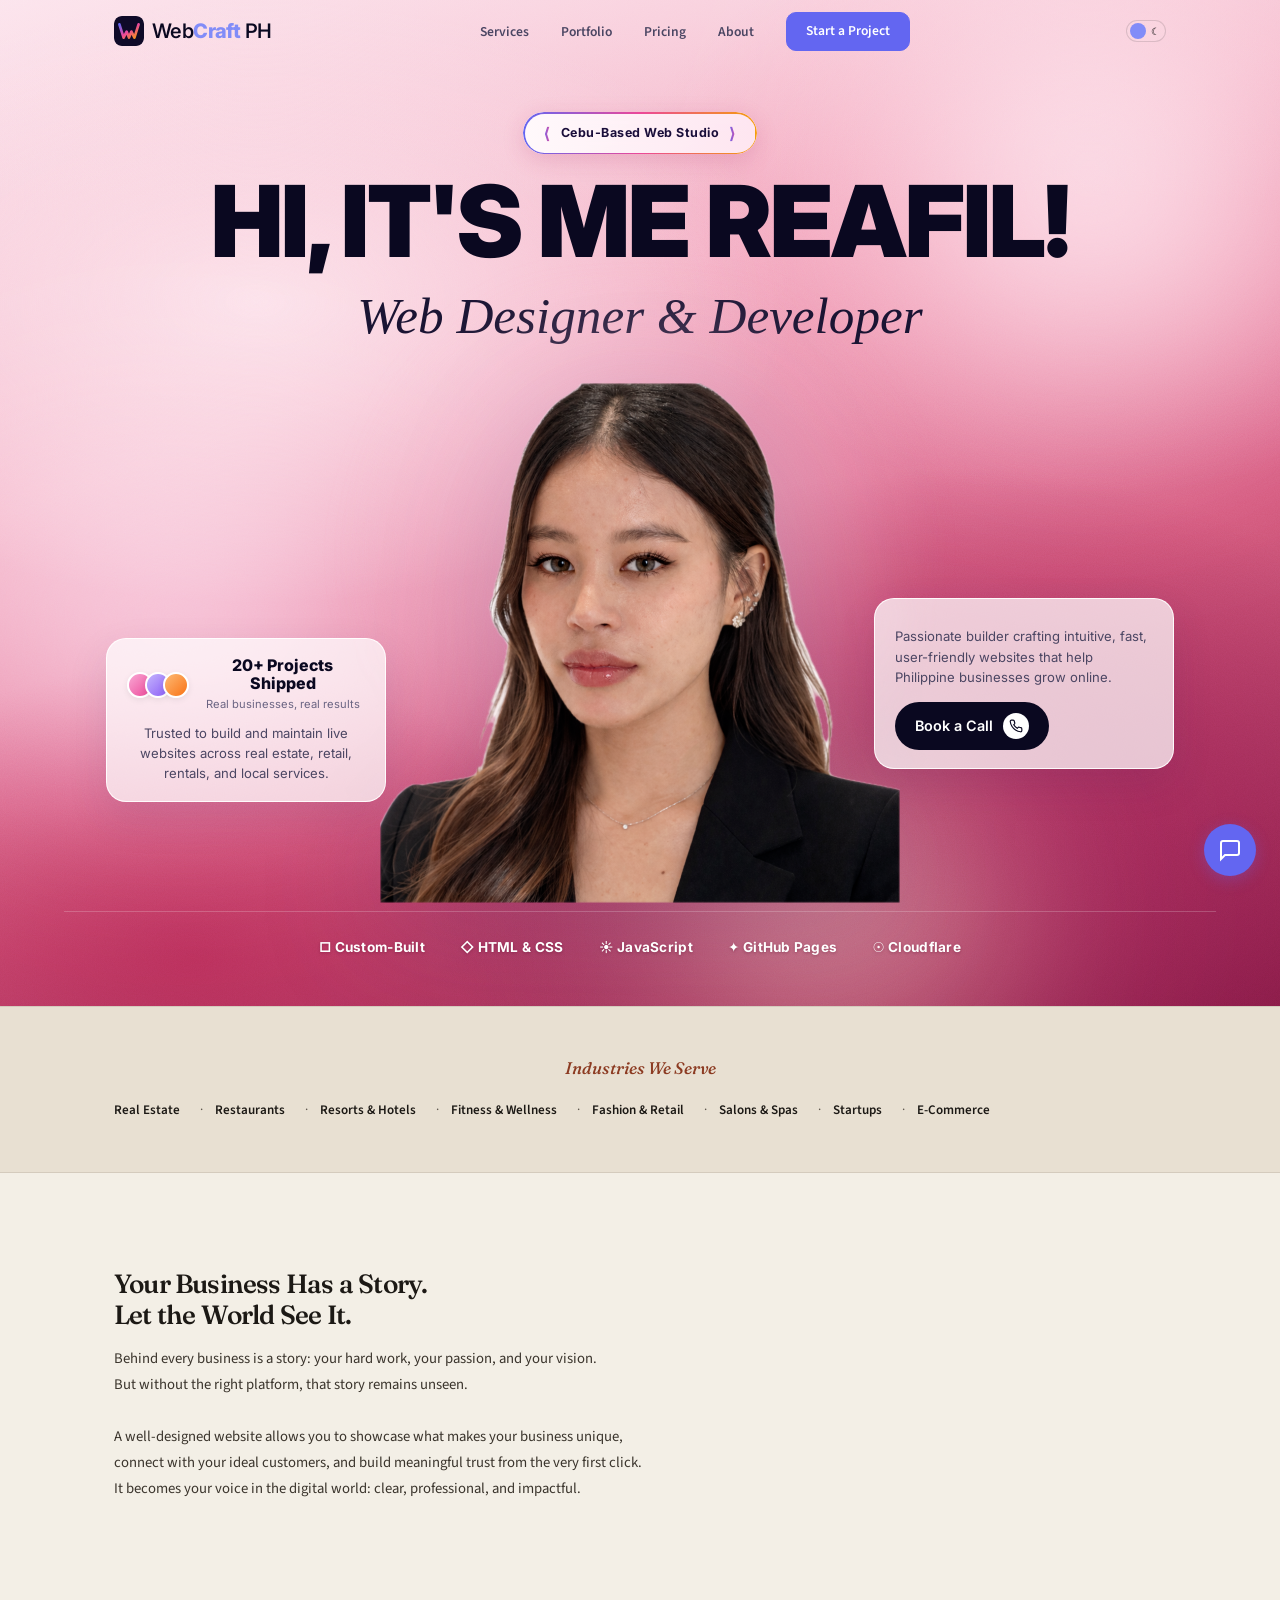
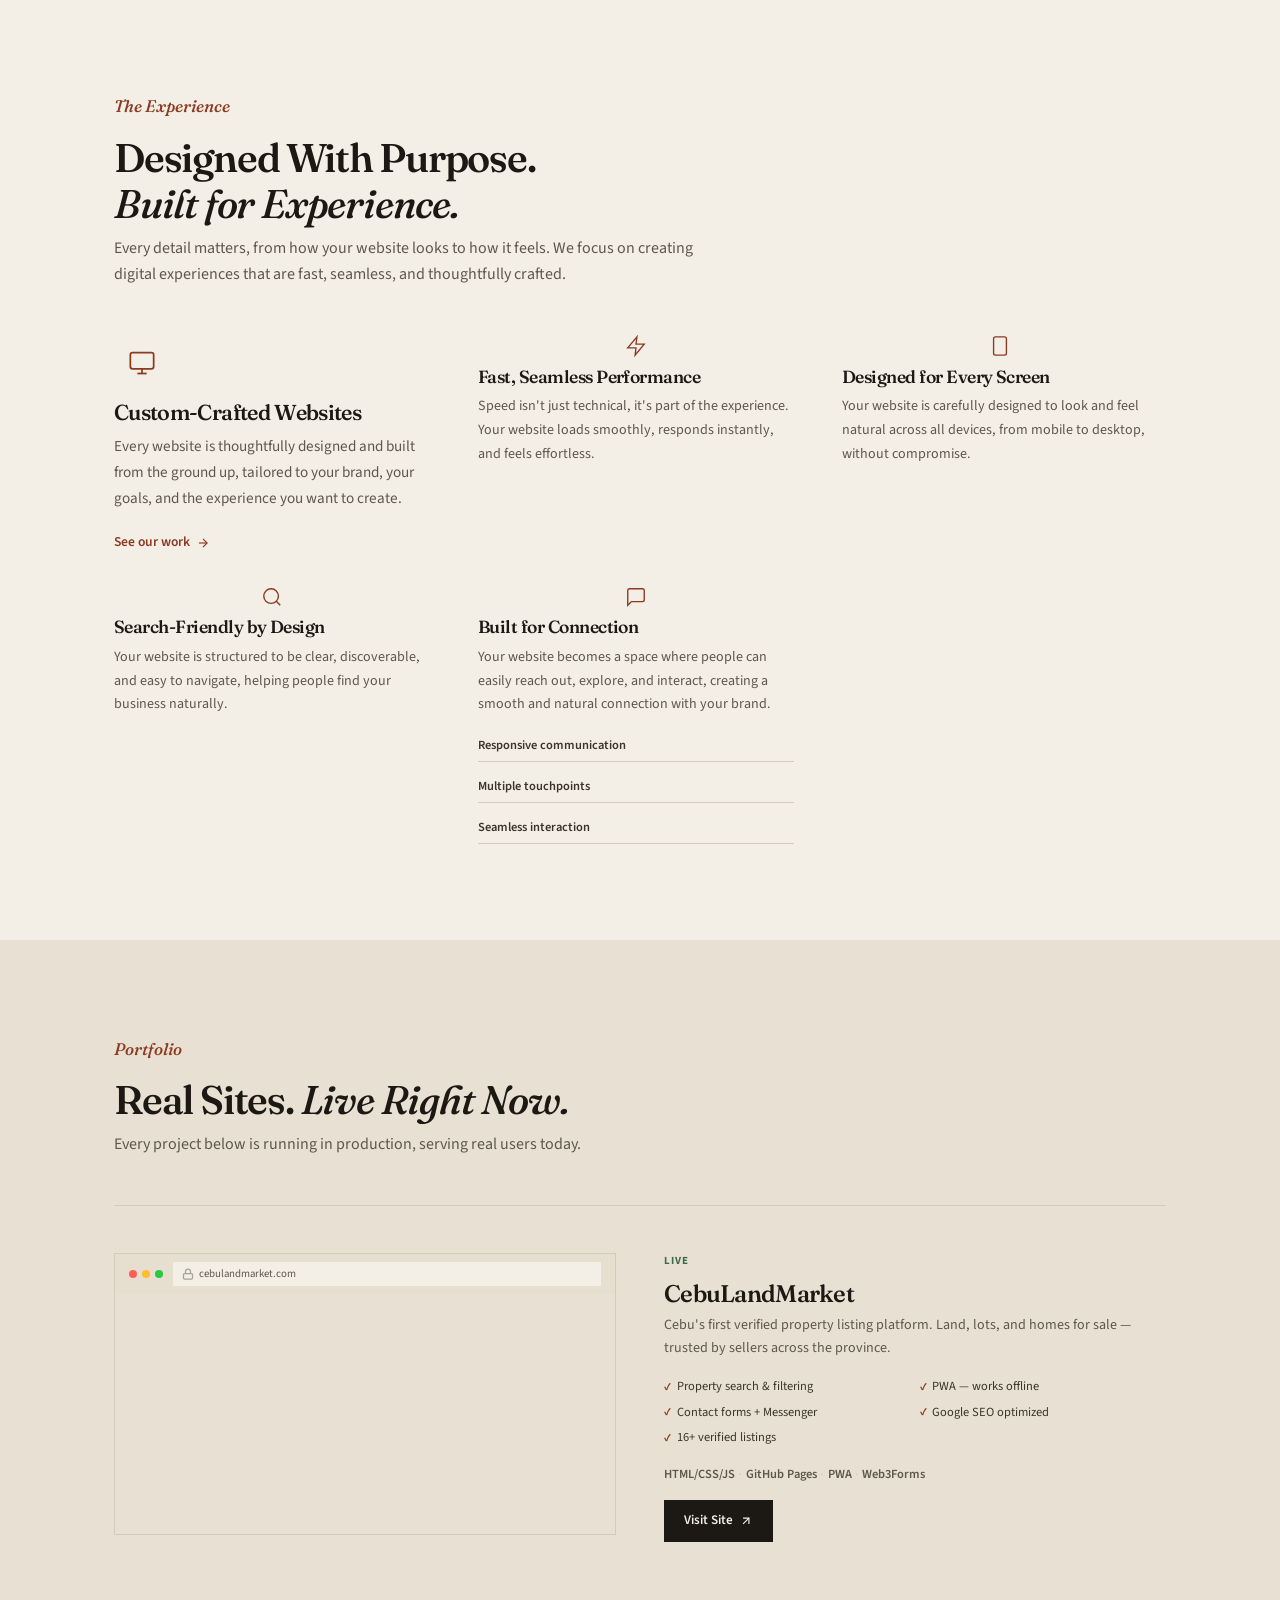
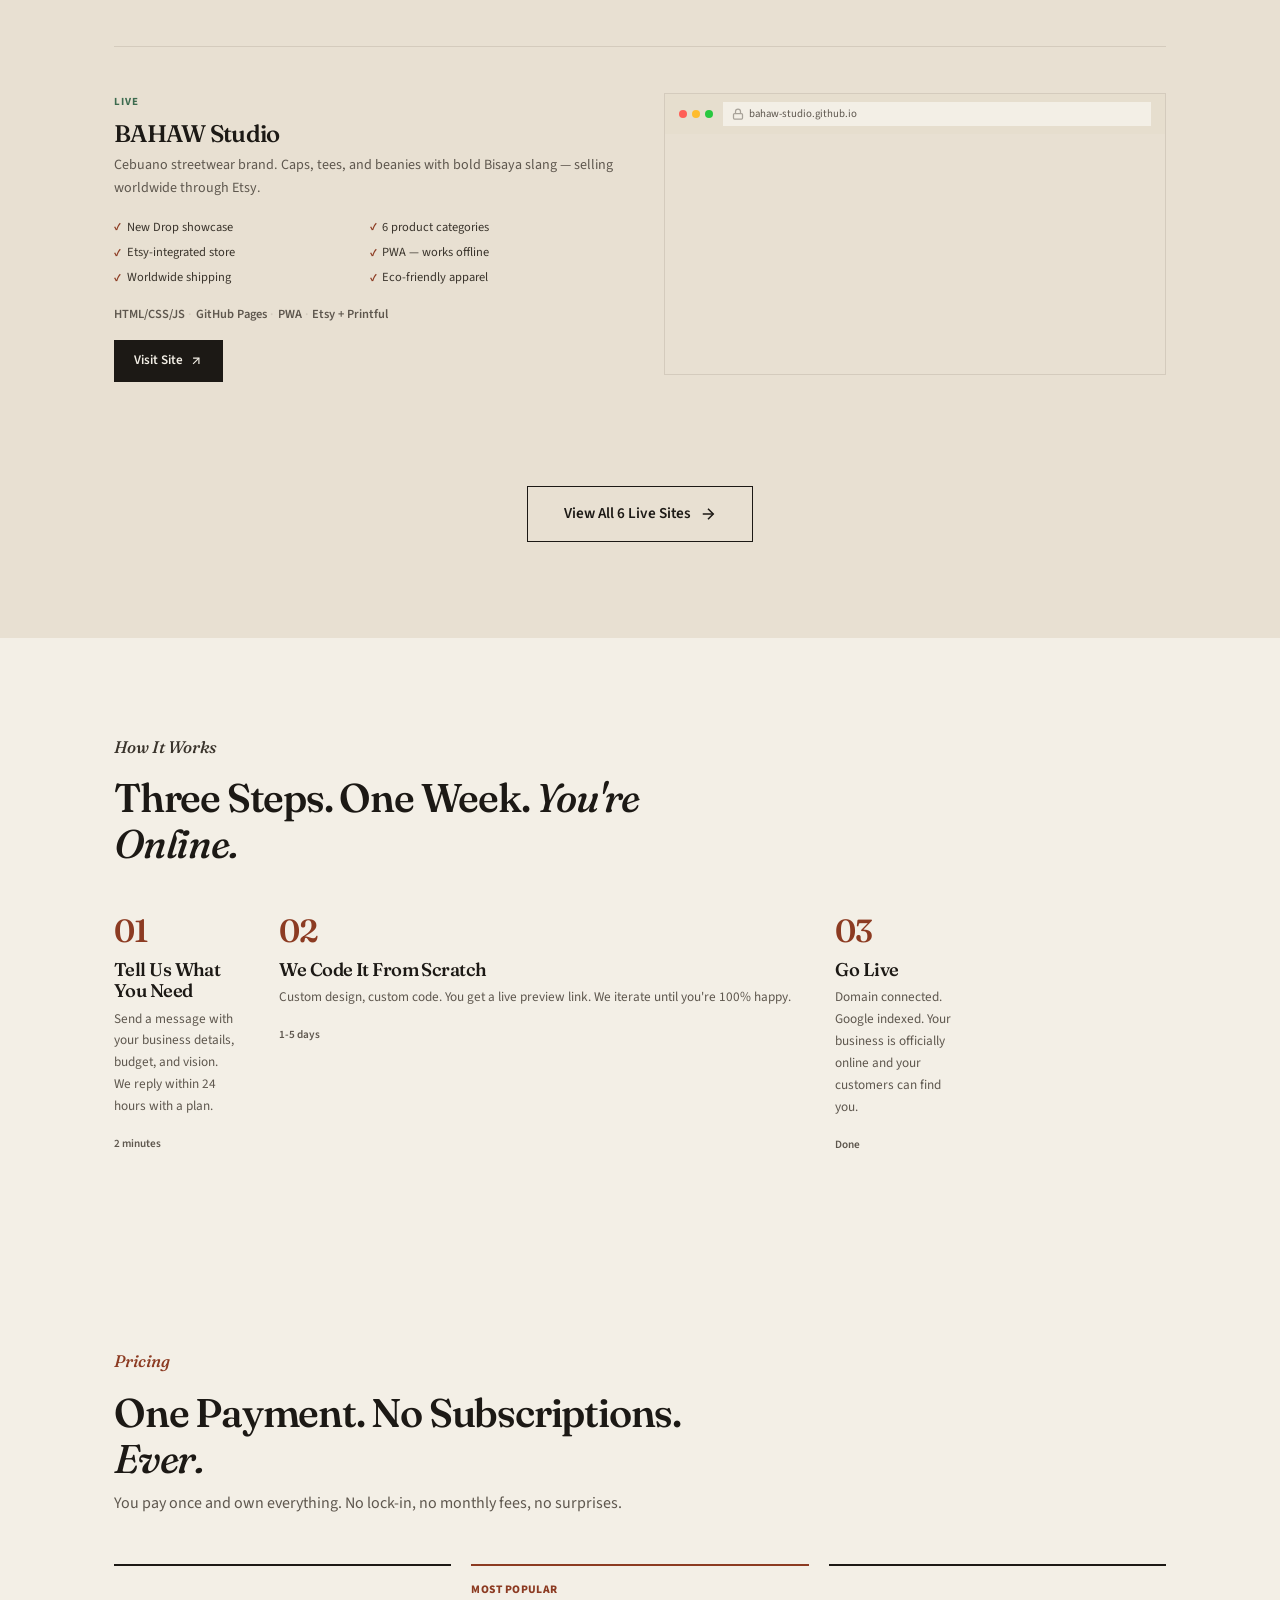
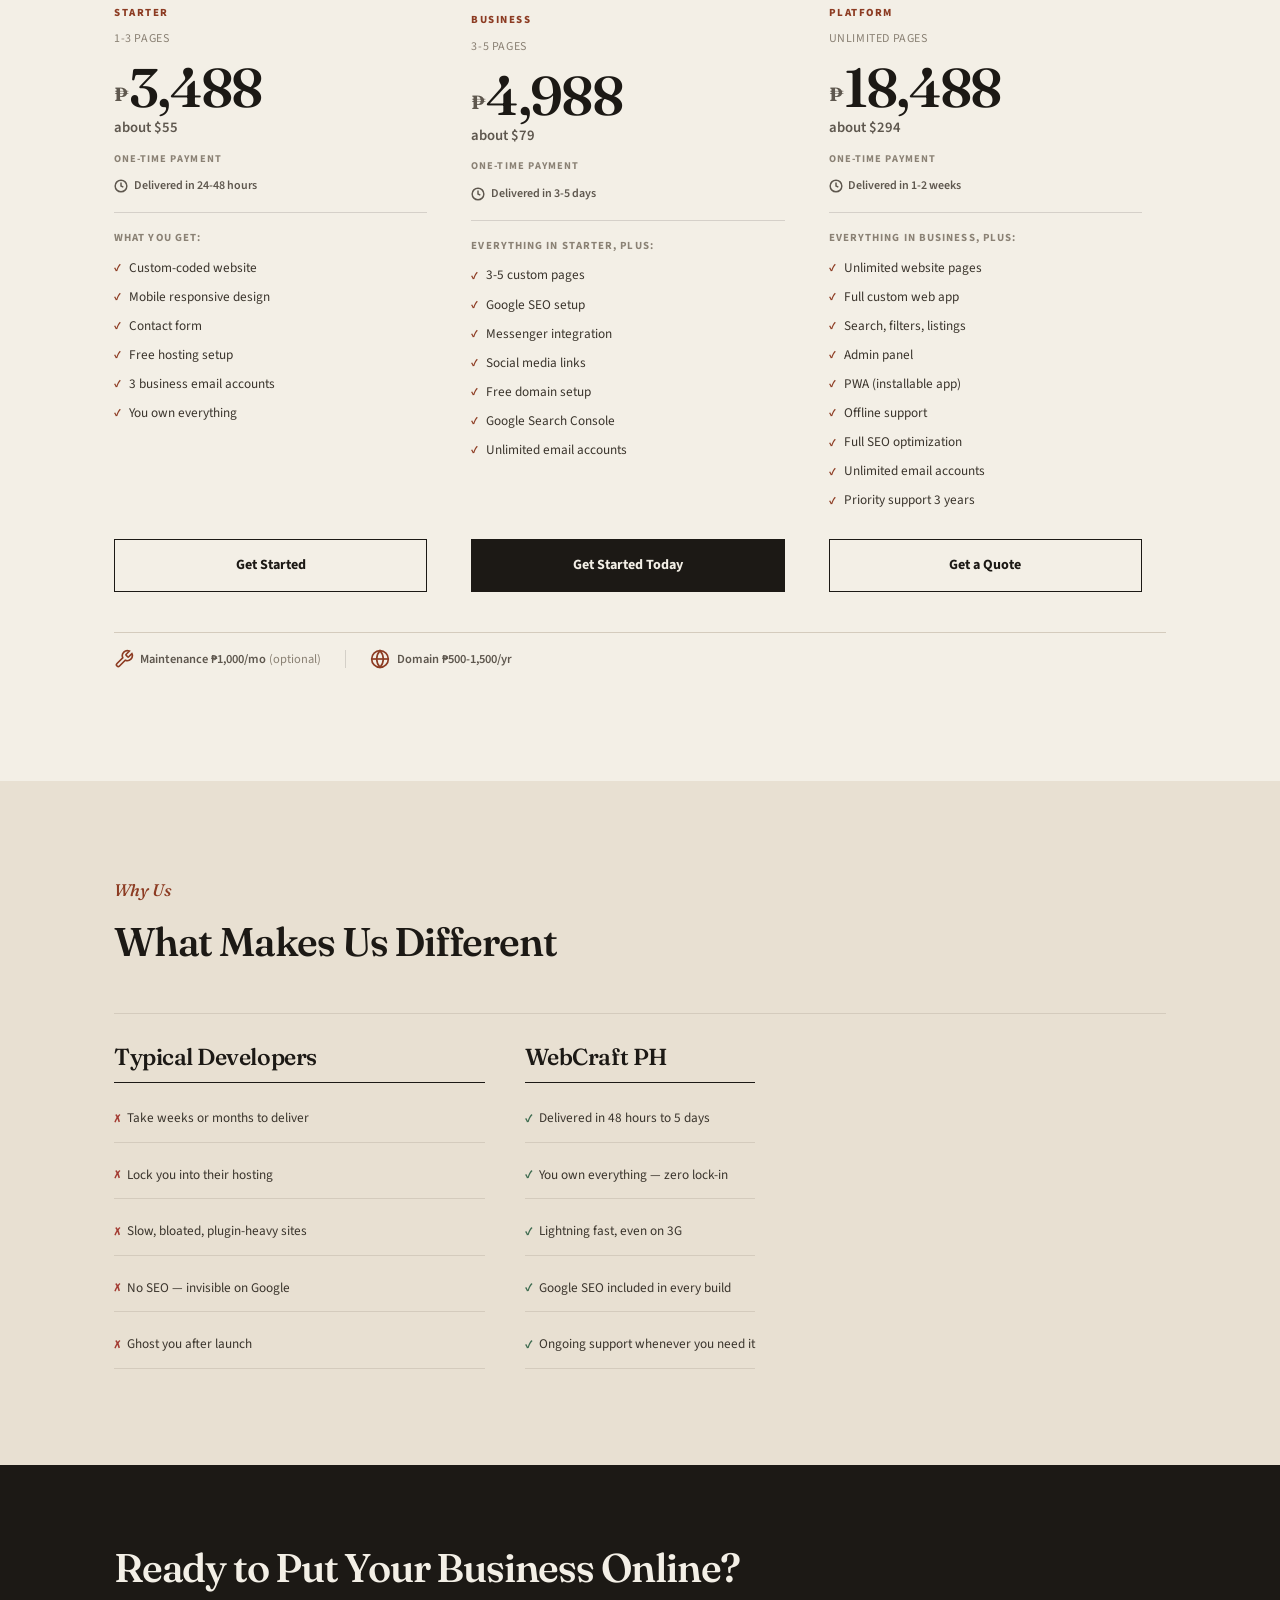
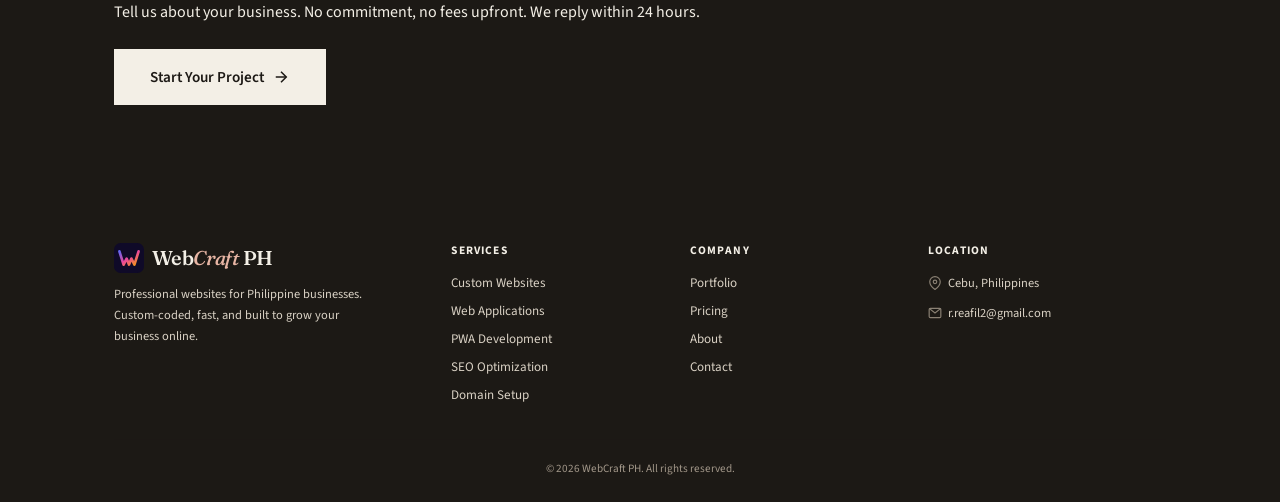
<file: index.html>
<!DOCTYPE html>
<html lang="en">
<head>
    <meta charset="UTF-8">
    <meta name="viewport" content="width=device-width, initial-scale=1.0">
    <meta name="google-site-verification" content="k2VYANWNN6AIgEUSfqQHsa1RRlEgW1Zc--ljbTb80EU" />
    <title>WebCraft PH — Professional Websites for Philippine Businesses</title>
    <meta name="description" content="We build fast, modern, affordable websites for businesses across the Philippines. No templates. Custom-built. Results-driven.">
    <meta property="og:title" content="WebCraft PH — Professional Websites for Philippine Businesses">
    <meta property="og:description" content="Custom-built websites that help your business grow online. Affordable. Fast delivery. Philippine-based team.">
    <meta property="og:image" content="https://webcraftph.com/og-image.png?v=4">
    <meta property="og:url" content="https://webcraftph.com">
    <meta property="og:type" content="website">
    <meta name="twitter:card" content="summary_large_image">
    <meta name="twitter:title" content="WebCraft PH — Professional Websites for Philippine Businesses">
    <meta name="twitter:description" content="Custom-built websites that help your business grow online. Affordable. Fast delivery. Philippine-based team.">
    <meta name="twitter:image" content="https://webcraftph.com/og-image.png?v=4">
    <link rel="preconnect" href="https://fonts.googleapis.com">
    <link rel="preconnect" href="https://fonts.gstatic.com" crossorigin>
    <link href="https://fonts.googleapis.com/css2?family=Fraunces:ital,opsz,wght@0,9..144,560;0,9..144,640;1,9..144,500&family=Inter:wght@400;700;800;900&family=Source+Sans+3:ital,wght@0,400;0,600;0,700;1,400&display=swap" rel="stylesheet">
    <link rel="icon" href="/favicon.ico" sizes="32x32">
    <link rel="icon" href="images/logo.svg" type="image/svg+xml">
    <link rel="icon" type="image/png" sizes="192x192" href="/icon-192.png">
    <link rel="icon" type="image/png" sizes="512x512" href="/icon-512.png">
    <link rel="apple-touch-icon" sizes="180x180" href="/apple-touch-icon.png">
    <link rel="manifest" href="/site.webmanifest">
    <link rel="stylesheet" href="css/style.css">
    <link rel="stylesheet" href="css/studio.css">
    <link rel="canonical" href="https://webcraftph.com/">
    <meta property="og:locale" content="en_PH">
    <script type="application/ld+json">
    {
      "@context": "https://schema.org",
      "@graph": [
        {
          "@type": "Organization",
          "@id": "https://webcraftph.com/#organization",
          "name": "WebCraft PH",
          "url": "https://webcraftph.com",
          "logo": "https://webcraftph.com/icon-512.png",
          "image": "https://webcraftph.com/og-image.png",
          "description": "Custom-built, fast, affordable websites for Philippine businesses. No templates. Custom-coded. Results-driven.",
          "email": "r.reafil2@gmail.com",
          "founder": {
            "@type": "Person",
            "name": "Reafil Rusiana"
          },
          "areaServed": {
            "@type": "Country",
            "name": "Philippines"
          }
        },
        {
          "@type": "ProfessionalService",
          "@id": "https://webcraftph.com/#service",
          "name": "WebCraft PH — Web Design & Development",
          "url": "https://webcraftph.com",
          "image": "https://webcraftph.com/og-image.png",
          "description": "Professional web design and development services for businesses across the Philippines. Custom-coded websites, mobile-responsive, fast loading, SEO-optimized. One-time payment, you own everything.",
          "priceRange": "₱3,488 - ₱18,488",
          "provider": { "@id": "https://webcraftph.com/#organization" },
          "areaServed": {
            "@type": "Country",
            "name": "Philippines"
          },
          "serviceType": "Web Design and Development",
          "hasOfferCatalog": {
            "@type": "OfferCatalog",
            "name": "Website Packages",
            "itemListElement": [
              {
                "@type": "Offer",
                "name": "Starter",
                "description": "1-3 page custom-coded website delivered in 24-48 hours. Includes mobile-responsive design, contact form, free hosting setup, and 3 business email accounts.",
                "price": "3488",
                "priceCurrency": "PHP",
                "availability": "https://schema.org/InStock",
                "itemOffered": {
                  "@type": "Service",
                  "name": "Starter Website Package",
                  "serviceType": "Web Design"
                }
              },
              {
                "@type": "Offer",
                "name": "Business",
                "description": "3-5 page custom-coded website with Google SEO setup, Messenger integration, free domain setup, and Google Search Console. Delivered in 3-5 days.",
                "price": "4988",
                "priceCurrency": "PHP",
                "availability": "https://schema.org/InStock",
                "itemOffered": {
                  "@type": "Service",
                  "name": "Business Website Package",
                  "serviceType": "Web Design and SEO"
                }
              },
              {
                "@type": "Offer",
                "name": "Platform",
                "description": "Full custom web app with unlimited pages, admin panel, search/filters/listings, PWA support, offline capability, full SEO, and priority support. Delivered in 1-2 weeks.",
                "price": "18488",
                "priceCurrency": "PHP",
                "availability": "https://schema.org/InStock",
                "itemOffered": {
                  "@type": "Service",
                  "name": "Platform Web App Package",
                  "serviceType": "Web Application Development"
                }
              }
            ]
          }
        },
        {
          "@type": "WebSite",
          "@id": "https://webcraftph.com/#website",
          "name": "WebCraft PH",
          "url": "https://webcraftph.com",
          "publisher": { "@id": "https://webcraftph.com/#organization" },
          "inLanguage": "en-PH"
        }
      ]
    }
    </script>
</head>
<body>

    <!-- NAV -->
    <nav class="nav" id="nav">
        <div class="container nav-inner">
            <a href="index.html" class="logo">
                <img src="images/logo.svg" class="logo-cube" alt="WebCraft PH" width="30" height="30">
                <span class="logo-text">Web<span class="logo-highlight">Craft</span> PH</span>
            </a>
            <button class="menu-toggle" id="menuToggle" aria-label="Menu">
                <span></span><span></span><span></span>
            </button>
            <ul class="nav-links" id="navLinks">
                <li><a href="index.html#services">Services</a></li>
                <li><a href="work.html">Portfolio</a></li>
                <li><a href="index.html#pricing">Pricing</a></li>
                <li><a href="about.html">About</a></li>
                <li><a href="contact.html#contact" class="btn btn-nav">Start a Project</a></li>
            </ul>
            <button class="theme-toggle" id="themeToggle" aria-label="Toggle theme">
                <span class="toggle-icon sun">&#9728;</span>
                <span class="toggle-icon moon">&#9790;</span>
            </button>
        </div>
    </nav>

    <!-- HERO -->
    <section class="hero hero-portrait" id="hero">
        <div class="hp-orb hp-orb-pink"></div>
        <div class="hp-orb hp-orb-lavender"></div>
        <div class="hp-orb hp-orb-peach"></div>
        <div class="container hp-inner">
            <div class="hp-eyebrow">
                <span>&#10216;</span> Cebu-Based Web Studio <span>&#10217;</span>
            </div>
            <h1 class="hp-headline">HI, IT'S ME <span class="hp-name">REAFIL!</span></h1>
            <p class="hp-tag">Web Designer &amp; Developer</p>

            <div class="hp-stage">
                <img src="images/rea-hero.png" alt="Reafil Rusiana, founder of WebCraft PH" class="hp-portrait" loading="eager">

                <div class="hp-card hp-card-left">
                    <div class="hp-card-head">
                        <div class="hp-avatars">
                            <span class="hp-av hp-av-1"></span>
                            <span class="hp-av hp-av-2"></span>
                            <span class="hp-av hp-av-3"></span>
                        </div>
                        <div>
                            <div class="hp-card-stat">20+ Projects Shipped</div>
                            <div class="hp-card-stat-sub">Real businesses, real results</div>
                        </div>
                    </div>
                    <p>Trusted to build and maintain live websites across real estate, retail, rentals, and local services.</p>
                </div>

                <div class="hp-card hp-card-right">
                    <p>Passionate builder crafting intuitive, fast, user-friendly websites that help Philippine businesses grow online.</p>
                    <a href="contact.html#contact" class="hp-bookcall">
                        Book a Call
                        <span class="hp-bookcall-icn" aria-hidden="true">
                            <svg width="14" height="14" viewBox="0 0 24 24" fill="none" stroke="currentColor" stroke-width="2" stroke-linecap="round" stroke-linejoin="round"><path d="M22 16.92v3a2 2 0 0 1-2.18 2 19.79 19.79 0 0 1-8.63-3.07 19.5 19.5 0 0 1-6-6 19.79 19.79 0 0 1-3.07-8.67A2 2 0 0 1 4.11 2h3a2 2 0 0 1 2 1.72 12.84 12.84 0 0 0 .7 2.81 2 2 0 0 1-.45 2.11L8.09 9.91a16 16 0 0 0 6 6l1.27-1.27a2 2 0 0 1 2.11-.45 12.84 12.84 0 0 0 2.81.7A2 2 0 0 1 22 16.92z"/></svg>
                        </span>
                    </a>
                </div>
            </div>

            <div class="hp-logos">
                <span class="hp-logo">&#9633; Custom-Built</span>
                <span class="hp-logo">&#9671; HTML &amp; CSS</span>
                <span class="hp-logo">&#9728; JavaScript</span>
                <span class="hp-logo">&#10022; GitHub Pages</span>
                <span class="hp-logo">&#9737; Cloudflare</span>
            </div>
        </div>
    </section>

    <!-- INDUSTRIES WE SERVE -->
    <section class="trusted-section">
        <div class="container">
            <p class="trusted-label reveal">Industries We Serve</p>
            <div class="trusted-logos reveal">
                <div class="trusted-logo">
                    <div class="tl-icon" style="background:linear-gradient(135deg,#0e7c4a,#10b981)">&#127968;</div>
                    <span>Real Estate</span>
                </div>
                <div class="trusted-logo">
                    <div class="tl-icon" style="background:linear-gradient(135deg,#d97706,#f59e0b)">&#127860;</div>
                    <span>Restaurants</span>
                </div>
                <div class="trusted-logo">
                    <div class="tl-icon" style="background:linear-gradient(135deg,#7c3aed,#a78bfa)">&#127958;</div>
                    <span>Resorts & Hotels</span>
                </div>
                <div class="trusted-logo">
                    <div class="tl-icon" style="background:linear-gradient(135deg,#0891b2,#22d3ee)">&#128170;</div>
                    <span>Fitness & Wellness</span>
                </div>
                <div class="trusted-logo">
                    <div class="tl-icon" style="background:linear-gradient(135deg,#8B7355,#a0896b)">&#128090;</div>
                    <span>Fashion & Retail</span>
                </div>
                <div class="trusted-logo">
                    <div class="tl-icon" style="background:linear-gradient(135deg,#ec4899,#f472b6)">&#128136;</div>
                    <span>Salons & Spas</span>
                </div>
                <div class="trusted-logo">
                    <div class="tl-icon" style="background:linear-gradient(135deg,#16a34a,#22c55e)">&#127793;</div>
                    <span>Startups</span>
                </div>
                <div class="trusted-logo">
                    <div class="tl-icon" style="background:linear-gradient(135deg,#ef4444,#f87171)">&#128722;</div>
                    <span>E-Commerce</span>
                </div>
            </div>
        </div>
    </section>

    <!-- PROBLEM — with photo -->
    <section class="section photo-section photo-problem">
        <div class="container">
            <div class="problem-card reveal">
                <h2>Your Business Has a Story.<br>Let the World See It.</h2>
                <p>Behind every business is a story: your hard work, your passion, and your vision.<br>But without the right platform, that story remains unseen.</p>
                <br>
                <p>A well-designed website allows you to showcase what makes your business unique,<br>connect with your ideal customers, and build meaningful trust from the very first click.<br>It becomes your voice in the digital world: clear, professional, and impactful.</p>
            </div>
        </div>
    </section>

    <!-- SERVICES -->
    <section id="services" class="section services-section">
        <div class="services-glow"></div>
        <div class="container" style="position:relative;z-index:1">
            <div class="section-header reveal">
                <p class="section-tag">The Experience</p>
                <h2>Designed With Purpose.<br><span class="gradient-text">Built for Experience.</span></h2>
                <p>Every detail matters, from how your website looks to how it feels. We focus on creating digital experiences that are fast, seamless, and thoughtfully crafted.</p>
            </div>
            <div class="exp-grid reveal">
                <div class="exp-card exp-hero">
                    <div class="exp-icon-wrap">
                        <svg width="28" height="28" viewBox="0 0 24 24" fill="none" stroke="currentColor" stroke-width="1.5"><rect x="2" y="3" width="20" height="14" rx="2"/><line x1="8" y1="21" x2="16" y2="21"/><line x1="12" y1="17" x2="12" y2="21"/></svg>
                    </div>
                    <h3>Custom-Crafted Websites</h3>
                    <p>Every website is thoughtfully designed and built from the ground up, tailored to your brand, your goals, and the experience you want to create.</p>
                    <a href="work.html" class="exp-link">See our work <svg width="14" height="14" viewBox="0 0 24 24" fill="none" stroke="currentColor" stroke-width="2"><line x1="5" y1="12" x2="19" y2="12"/><polyline points="12 5 19 12 12 19"/></svg></a>
                </div>
                <div class="exp-card">
                    <div class="exp-icon-wrap exp-icon-cyan">
                        <svg width="22" height="22" viewBox="0 0 24 24" fill="none" stroke="currentColor" stroke-width="1.5"><polygon points="13 2 3 14 12 14 11 22 21 10 12 10 13 2"/></svg>
                    </div>
                    <h3>Fast, Seamless Performance</h3>
                    <p>Speed isn't just technical, it's part of the experience. Your website loads smoothly, responds instantly, and feels effortless.</p>
                </div>
                <div class="exp-card">
                    <div class="exp-icon-wrap exp-icon-purple">
                        <svg width="22" height="22" viewBox="0 0 24 24" fill="none" stroke="currentColor" stroke-width="1.5"><rect x="5" y="2" width="14" height="20" rx="2"/><line x1="12" y1="18" x2="12.01" y2="18"/></svg>
                    </div>
                    <h3>Designed for Every Screen</h3>
                    <p>Your website is carefully designed to look and feel natural across all devices, from mobile to desktop, without compromise.</p>
                </div>
                <div class="exp-card">
                    <div class="exp-icon-wrap exp-icon-green">
                        <svg width="22" height="22" viewBox="0 0 24 24" fill="none" stroke="currentColor" stroke-width="1.5"><circle cx="11" cy="11" r="8"/><line x1="21" y1="21" x2="16.65" y2="16.65"/></svg>
                    </div>
                    <h3>Search-Friendly by Design</h3>
                    <p>Your website is structured to be clear, discoverable, and easy to navigate, helping people find your business naturally.</p>
                </div>
                <div class="exp-card exp-wide">
                    <div class="exp-icon-wrap exp-icon-warm">
                        <svg width="22" height="22" viewBox="0 0 24 24" fill="none" stroke="currentColor" stroke-width="1.5"><path d="M21 15a2 2 0 01-2 2H7l-4 4V5a2 2 0 012-2h14a2 2 0 012 2z"/></svg>
                    </div>
                    <div class="exp-wide-inner">
                        <div>
                            <h3>Built for Connection</h3>
                            <p>Your website becomes a space where people can easily reach out, explore, and interact, creating a smooth and natural connection with your brand.</p>
                        </div>
                        <div class="exp-tags">
                            <span>Responsive communication</span>
                            <span>Multiple touchpoints</span>
                            <span>Seamless interaction</span>
                        </div>
                    </div>
                </div>
            </div>
        </div>
    </section>

    <!-- FEATURED WORK -->
    <section id="portfolio" class="section section-alt">
        <div class="container">
            <div class="section-header reveal">
                <p class="section-tag">Portfolio</p>
                <h2>Real Sites. <span class="gradient-text">Live Right Now.</span></h2>
                <p>Every project below is running in production, serving real users today.</p>
            </div>

            <!-- CLM -->
            <div class="showcase reveal">
                <div class="showcase-visual">
                    <div class="browser-mock">
                        <div class="bm-bar">
                            <div class="bm-dots"><i></i><i></i><i></i></div>
                            <div class="bm-url">
                                <svg width="12" height="12" viewBox="0 0 24 24" fill="none" stroke="currentColor" stroke-width="2.5"><rect x="3" y="11" width="18" height="11" rx="2"/><path d="M7 11V7a5 5 0 0110 0v4"/></svg>
                                cebulandmarket.com
                            </div>
                        </div>
                        <div class="bm-body-iframe">
                            <iframe src="https://cebulandmarket.com" loading="lazy" title="CebuLandMarket Preview"></iframe>
                        </div>
                    </div>
                </div>
                <div class="showcase-info">
                    <div class="showcase-badge badge-green"><span class="badge-pulse pulse-green"></span> Live</div>
                    <h3>CebuLandMarket</h3>
                    <p>Cebu's first verified property listing platform. Land, lots, and homes for sale — trusted by sellers across the province.</p>
                    <div class="feature-list">
                        <div class="fl"><span class="fl-check">&#10003;</span> Property search & filtering</div>
                        <div class="fl"><span class="fl-check">&#10003;</span> PWA — works offline</div>
                        <div class="fl"><span class="fl-check">&#10003;</span> Contact forms + Messenger</div>
                        <div class="fl"><span class="fl-check">&#10003;</span> Google SEO optimized</div>
                        <div class="fl"><span class="fl-check">&#10003;</span> 16+ verified listings</div>
                    </div>
                    <div class="tech-stack">
                        <span>HTML/CSS/JS</span><span>GitHub Pages</span><span>PWA</span><span>Web3Forms</span>
                    </div>
                    <a href="https://cebulandmarket.com" target="_blank" rel="noopener" class="btn btn-sm btn-green">Visit Site <svg width="14" height="14" viewBox="0 0 24 24" fill="none" stroke="currentColor" stroke-width="2"><line x1="7" y1="17" x2="17" y2="7"/><polyline points="7 7 17 7 17 17"/></svg></a>
                </div>
            </div>

            <!-- BAHAW -->
            <div class="showcase showcase-flip reveal">
                <div class="showcase-visual">
                    <div class="browser-mock">
                        <div class="bm-bar">
                            <div class="bm-dots"><i></i><i></i><i></i></div>
                            <div class="bm-url">
                                <svg width="12" height="12" viewBox="0 0 24 24" fill="none" stroke="currentColor" stroke-width="2.5"><rect x="3" y="11" width="18" height="11" rx="2"/><path d="M7 11V7a5 5 0 0110 0v4"/></svg>
                                bahaw-studio.github.io
                            </div>
                        </div>
                        <div class="bm-body-iframe"><iframe src="https://bahaw-studio.github.io" loading="lazy" title="BAHAW Studio Preview"></iframe></div>
                    </div>
                </div>
                <div class="showcase-info">
                    <div class="showcase-badge badge-brown"><span class="badge-pulse pulse-brown"></span> Live</div>
                    <h3>BAHAW Studio</h3>
                    <p>Cebuano streetwear brand. Caps, tees, and beanies with bold Bisaya slang — selling worldwide through Etsy.</p>
                    <div class="feature-list">
                        <div class="fl"><span class="fl-check">&#10003;</span> New Drop showcase</div>
                        <div class="fl"><span class="fl-check">&#10003;</span> 6 product categories</div>
                        <div class="fl"><span class="fl-check">&#10003;</span> Etsy-integrated store</div>
                        <div class="fl"><span class="fl-check">&#10003;</span> PWA — works offline</div>
                        <div class="fl"><span class="fl-check">&#10003;</span> Worldwide shipping</div>
                        <div class="fl"><span class="fl-check">&#10003;</span> Eco-friendly apparel</div>
                    </div>
                    <div class="tech-stack"><span>HTML/CSS/JS</span><span>GitHub Pages</span><span>PWA</span><span>Etsy + Printful</span></div>
                    <a href="https://bahaw-studio.github.io" target="_blank" rel="noopener" class="btn btn-sm btn-brown">Visit Site <svg width="14" height="14" viewBox="0 0 24 24" fill="none" stroke="currentColor" stroke-width="2"><line x1="7" y1="17" x2="17" y2="7"/><polyline points="7 7 17 7 17 17"/></svg></a>
                </div>
            </div>

            <div class="portfolio-cta reveal" style="text-align:center;margin-top:2rem">
                <a href="work.html" class="btn btn-outline btn-lg">View All 6 Live Sites <svg width="18" height="18" viewBox="0 0 24 24" fill="none" stroke="currentColor" stroke-width="2"><line x1="5" y1="12" x2="19" y2="12"/><polyline points="12 5 19 12 12 19"/></svg></a>
            </div>
        </div>
    </section>

    <!-- PROCESS — with photo bg -->
    <section id="process" class="section photo-section photo-process">
        <div class="container">
            <div class="section-header reveal">
                <p class="section-tag">How It Works</p>
                <h2>Three Steps. One Week. <span class="gradient-text">You're Online.</span></h2>
            </div>
            <div class="process-cards reveal">
                <div class="proc-card">
                    <div class="proc-num">01</div>
                    <h3>Tell Us What You Need</h3>
                    <p>Send a message with your business details, budget, and vision. We reply within 24 hours with a plan.</p>
                    <div class="proc-tag">2 minutes</div>
                </div>
                <div class="proc-arrow">
                    <svg width="24" height="24" viewBox="0 0 24 24" fill="none" stroke="currentColor" stroke-width="2"><line x1="5" y1="12" x2="19" y2="12"/><polyline points="12 5 19 12 12 19"/></svg>
                </div>
                <div class="proc-card">
                    <div class="proc-num">02</div>
                    <h3>We Code It From Scratch</h3>
                    <p>Custom design, custom code. You get a live preview link. We iterate until you're 100% happy.</p>
                    <div class="proc-tag">1-5 days</div>
                </div>
                <div class="proc-arrow">
                    <svg width="24" height="24" viewBox="0 0 24 24" fill="none" stroke="currentColor" stroke-width="2"><line x1="5" y1="12" x2="19" y2="12"/><polyline points="12 5 19 12 12 19"/></svg>
                </div>
                <div class="proc-card">
                    <div class="proc-num">03</div>
                    <h3>Go Live</h3>
                    <p>Domain connected. Google indexed. Your business is officially online and your customers can find you.</p>
                    <div class="proc-tag">Done</div>
                </div>
            </div>
        </div>
    </section>

    <!-- PRICING -->
    <section id="pricing" class="section">
        <div class="container">
            <div class="section-header reveal">
                <p class="section-tag">Pricing</p>
                <h2>One Payment. No Subscriptions. <span class="gradient-text">Ever.</span></h2>
                <p>You pay once and own everything. No lock-in, no monthly fees, no surprises.</p>
            </div>
            <div class="p3-grid reveal">
                <div class="p3-card">
                    <div class="p3-color-bar bar-blue"></div>
                    <div class="p3-badge badge-blue">STARTER</div>
                    <div class="p3-pages">1-3 Pages</div>
                    <div class="p3-price-block"><span class="p3-peso">&#8369;</span><span class="p3-amount">3,488</span></div>
                    <div class="p3-usd">about $55</div>
                    <div class="p3-onetime">ONE-TIME PAYMENT</div>
                    <div class="p3-delivery"><svg width="14" height="14" viewBox="0 0 24 24" fill="none" stroke="currentColor" stroke-width="2.5"><circle cx="12" cy="12" r="10"/><polyline points="12 6 12 12 16 14"/></svg> Delivered in 24-48 hours</div>
                    <div class="p3-divider"></div>
                    <div class="p3-includes">What You Get:</div>
                    <ul class="p3-list">
                        <li><span class="p3-check check-blue">&#10003;</span> Custom-coded website</li>
                        <li><span class="p3-check check-blue">&#10003;</span> Mobile responsive design</li>
                        <li><span class="p3-check check-blue">&#10003;</span> Contact form</li>
                        <li><span class="p3-check check-blue">&#10003;</span> Free hosting setup</li>
                        <li><span class="p3-check check-blue">&#10003;</span> 3 business email accounts</li>
                        <li><span class="p3-check check-blue">&#10003;</span> You own everything</li>
                    </ul>
                    <a href="contact.html#contact" class="btn p3-btn">Get Started</a>
                </div>
                <div class="p3-card p3-featured">
                    <div class="p3-pop-label">MOST POPULAR</div>
                    <div class="p3-color-bar bar-indigo"></div>
                    <div class="p3-badge badge-indigo">BUSINESS</div>
                    <div class="p3-pages">3-5 Pages</div>
                    <div class="p3-price-block"><span class="p3-peso">&#8369;</span><span class="p3-amount p3-amount-featured">4,988</span></div>
                    <div class="p3-usd">about $79</div>
                    <div class="p3-onetime">ONE-TIME PAYMENT</div>
                    <div class="p3-delivery"><svg width="14" height="14" viewBox="0 0 24 24" fill="none" stroke="currentColor" stroke-width="2.5"><circle cx="12" cy="12" r="10"/><polyline points="12 6 12 12 16 14"/></svg> Delivered in 3-5 days</div>
                    <div class="p3-divider"></div>
                    <div class="p3-includes">Everything in Starter, plus:</div>
                    <ul class="p3-list">
                        <li><span class="p3-check check-indigo">&#10003;</span> 3-5 custom pages</li>
                        <li><span class="p3-check check-indigo">&#10003;</span> Google SEO setup</li>
                        <li><span class="p3-check check-indigo">&#10003;</span> Messenger integration</li>
                        <li><span class="p3-check check-indigo">&#10003;</span> Social media links</li>
                        <li><span class="p3-check check-indigo">&#10003;</span> Free domain setup</li>
                        <li><span class="p3-check check-indigo">&#10003;</span> Google Search Console</li>
                        <li><span class="p3-check check-indigo">&#10003;</span> Unlimited email accounts</li>
                    </ul>
                    <a href="contact.html#contact" class="btn btn-primary p3-btn">Get Started Today</a>
                </div>
                <div class="p3-card">
                    <div class="p3-color-bar bar-cyan"></div>
                    <div class="p3-badge badge-teal">PLATFORM</div>
                    <div class="p3-pages">Unlimited Pages</div>
                    <div class="p3-price-block"><span class="p3-peso">&#8369;</span><span class="p3-amount">18,488</span></div>
                    <div class="p3-usd">about $294</div>
                    <div class="p3-onetime">ONE-TIME PAYMENT</div>
                    <div class="p3-delivery"><svg width="14" height="14" viewBox="0 0 24 24" fill="none" stroke="currentColor" stroke-width="2.5"><circle cx="12" cy="12" r="10"/><polyline points="12 6 12 12 16 14"/></svg> Delivered in 1-2 weeks</div>
                    <div class="p3-divider"></div>
                    <div class="p3-includes">Everything in Business, plus:</div>
                    <ul class="p3-list">
                        <li><span class="p3-check check-teal">&#10003;</span> Unlimited website pages</li>
                        <li><span class="p3-check check-teal">&#10003;</span> Full custom web app</li>
                        <li><span class="p3-check check-teal">&#10003;</span> Search, filters, listings</li>
                        <li><span class="p3-check check-teal">&#10003;</span> Admin panel</li>
                        <li><span class="p3-check check-teal">&#10003;</span> PWA (installable app)</li>
                        <li><span class="p3-check check-teal">&#10003;</span> Offline support</li>
                        <li><span class="p3-check check-teal">&#10003;</span> Full SEO optimization</li>
                        <li><span class="p3-check check-teal">&#10003;</span> Unlimited email accounts</li>
                        <li><span class="p3-check check-teal">&#10003;</span> Priority support 3 years</li>
                    </ul>
                    <a href="contact.html#contact" class="btn p3-btn">Get a Quote</a>
                </div>
            </div>
            <div class="p3-guarantee reveal">
                <div class="p3-g-item"><svg width="20" height="20" viewBox="0 0 24 24" fill="none" stroke="currentColor" stroke-width="2"><path d="M14.7 6.3a1 1 0 000 1.4l1.6 1.6a1 1 0 001.4 0l3.77-3.77a6 6 0 01-7.94 7.94l-6.91 6.91a2.12 2.12 0 01-3-3l6.91-6.91a6 6 0 017.94-7.94l-3.76 3.76z"/></svg><span>Maintenance &#8369;1,000/mo <em>(optional)</em></span></div>
                <div class="p3-g-divider"></div>
                <div class="p3-g-item"><svg width="20" height="20" viewBox="0 0 24 24" fill="none" stroke="currentColor" stroke-width="2"><circle cx="12" cy="12" r="10"/><line x1="2" y1="12" x2="22" y2="12"/><path d="M12 2a15.3 15.3 0 014 10 15.3 15.3 0 01-4 10 15.3 15.3 0 01-4-10 15.3 15.3 0 014-10z"/></svg><span>Domain &#8369;500-1,500/yr</span></div>
            </div>
        </div>
    </section>

    <!-- WHY US -->
    <section class="section section-alt">
        <div class="container">
            <div class="section-header reveal">
                <p class="section-tag">Why Us</p>
                <h2>What Makes Us Different</h2>
            </div>
            <div class="compare-grid reveal">
                <div class="compare-col compare-them">
                    <div class="compare-header">Typical Developers</div>
                    <div class="compare-item bad">Take weeks or months to deliver</div>
                    <div class="compare-item bad">Lock you into their hosting</div>
                    <div class="compare-item bad">Slow, bloated, plugin-heavy sites</div>
                    <div class="compare-item bad">No SEO — invisible on Google</div>
                    <div class="compare-item bad">Ghost you after launch</div>
                </div>
                <div class="compare-vs">VS</div>
                <div class="compare-col compare-us">
                    <div class="compare-header compare-header-us">WebCraft PH</div>
                    <div class="compare-item good">Delivered in 48 hours to 5 days</div>
                    <div class="compare-item good">You own everything — zero lock-in</div>
                    <div class="compare-item good">Lightning fast, even on 3G</div>
                    <div class="compare-item good">Google SEO included in every build</div>
                    <div class="compare-item good">Ongoing support whenever you need it</div>
                </div>
            </div>
        </div>
    </section>

    <!-- CTA BANNER -->
    <section class="cta-banner">
        <div class="container">
            <h2>Ready to Put Your Business Online?</h2>
            <p>Tell us about your business. No commitment, no fees upfront. We reply within 24 hours.</p>
            <a href="contact.html#contact" class="btn btn-primary btn-lg">Start Your Project <svg width="18" height="18" viewBox="0 0 24 24" fill="none" stroke="currentColor" stroke-width="2"><line x1="5" y1="12" x2="19" y2="12"/><polyline points="12 5 19 12 12 19"/></svg></a>
        </div>
    </section>

    <!-- FLOATING CHAT -->
    <a href="contact.html#contact" class="float-chat" id="floatChat" title="Start a project">
        <svg width="24" height="24" viewBox="0 0 24 24" fill="none" stroke="currentColor" stroke-width="2"><path d="M21 15a2 2 0 01-2 2H7l-4 4V5a2 2 0 012-2h14a2 2 0 012 2z"/></svg>
    </a>

    <!-- FOOTER -->
    <footer class="footer">
        <div class="container">
            <div class="footer-grid">
                <div class="footer-brand">
                    <a href="index.html" class="logo"><img src="images/logo.svg" class="logo-cube" alt="WebCraft PH" width="30" height="30"><span class="logo-text">Web<span class="logo-highlight">Craft</span> PH</span></a>
                    <p>Professional websites for Philippine businesses. Custom-coded, fast, and built to grow your business online.</p>
                </div>
                <div class="footer-col">
                    <h4>Services</h4>
                    <a href="index.html#services">Custom Websites</a>
                    <a href="index.html#services">Web Applications</a>
                    <a href="index.html#services">PWA Development</a>
                    <a href="index.html#services">SEO Optimization</a>
                    <a href="index.html#services">Domain Setup</a>
                </div>
                <div class="footer-col">
                    <h4>Company</h4>
                    <a href="work.html">Portfolio</a>
                    <a href="index.html#pricing">Pricing</a>
                    <a href="about.html">About</a>
                    <a href="contact.html#contact">Contact</a>
                </div>
                <div class="footer-col">
                    <h4>Location</h4>
                    <div class="footer-address"><svg width="14" height="14" viewBox="0 0 24 24" fill="none" stroke="currentColor" stroke-width="2"><path d="M21 10c0 7-9 13-9 13s-9-6-9-13a9 9 0 0118 0z"/><circle cx="12" cy="10" r="3"/></svg> Cebu, Philippines</div>
                    <div class="footer-address"><svg width="14" height="14" viewBox="0 0 24 24" fill="none" stroke="currentColor" stroke-width="2"><rect x="2" y="4" width="20" height="16" rx="2"/><path d="M22 4l-10 8L2 4"/></svg> r.reafil2@gmail.com</div>
                </div>
            </div>
            <div class="footer-bottom">
                <p>&copy; 2026 WebCraft PH. All rights reserved.</p>
            </div>
        </div>
    </footer>

    <script src="js/main.js"></script>
    <script data-goatcounter="https://webcraftph.goatcounter.com/count" async src="//gc.zgo.at/count.js"></script>
</body>
</html>
</file>
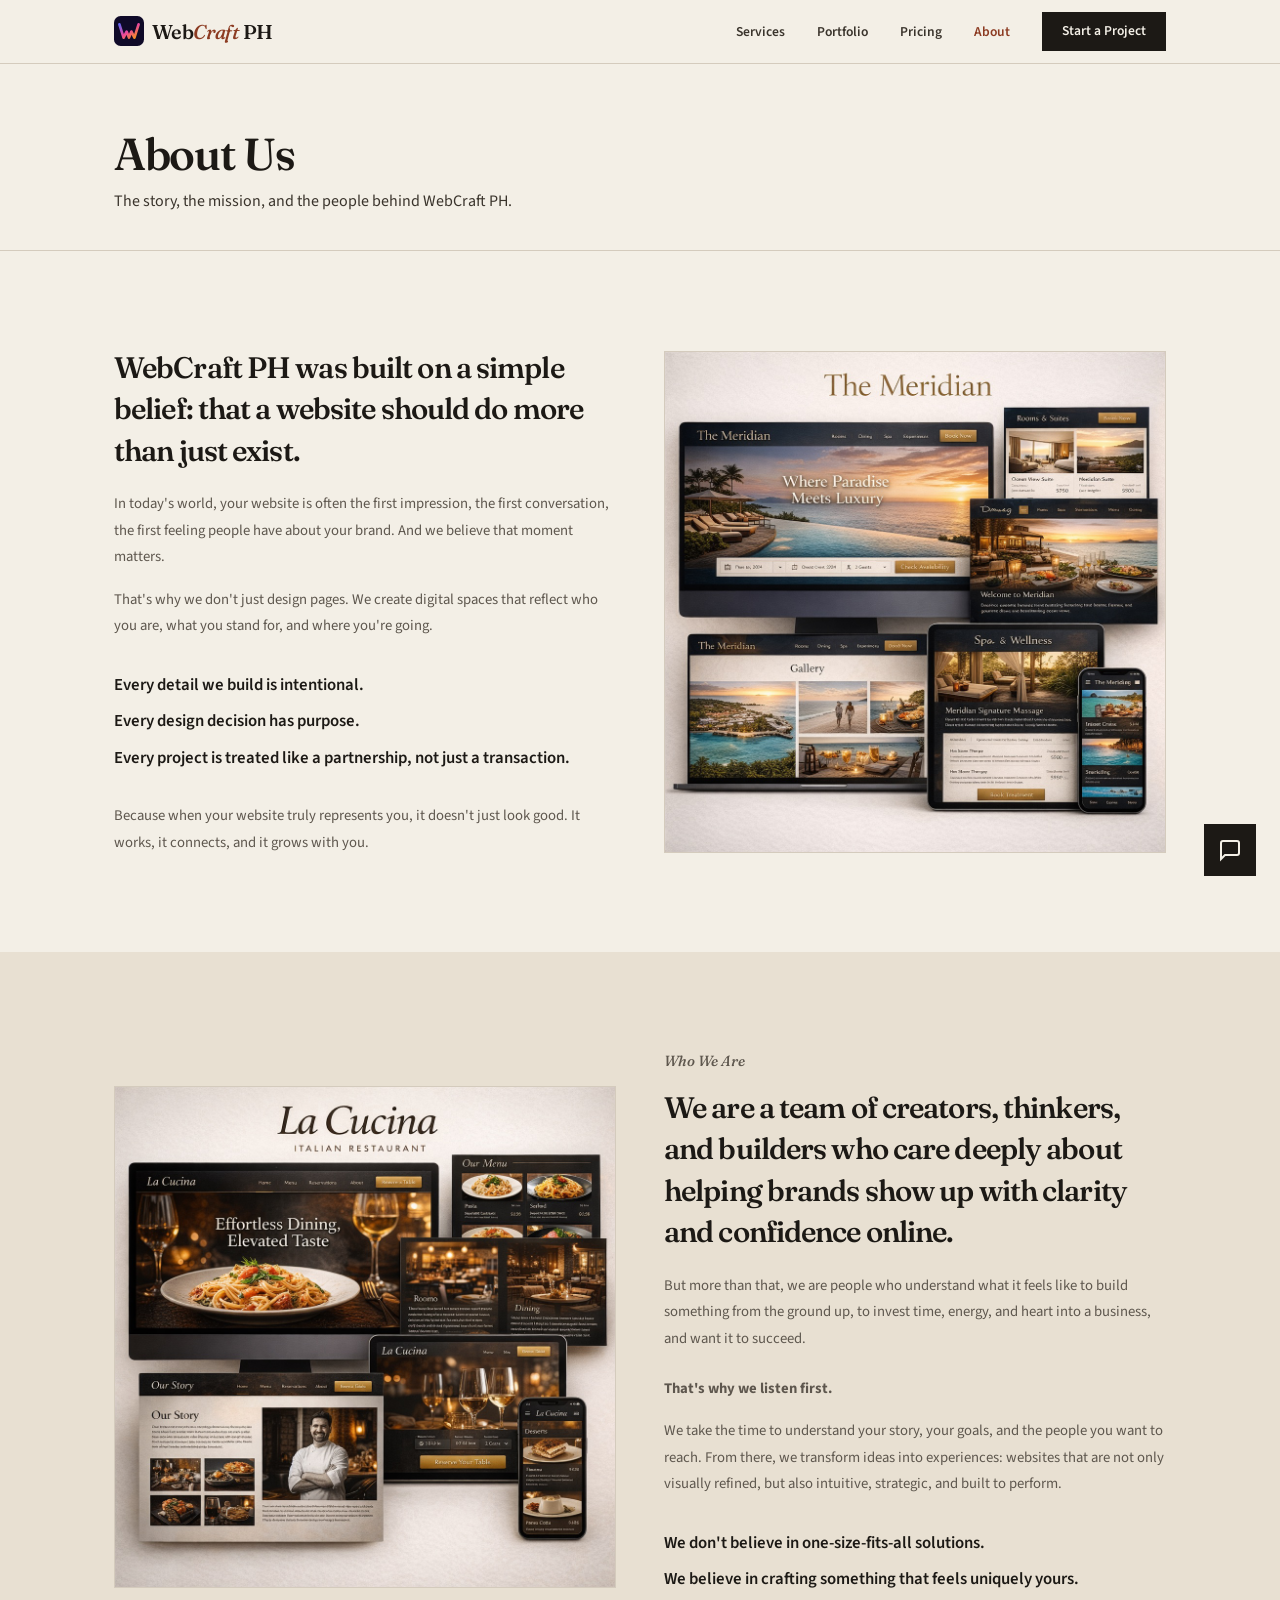
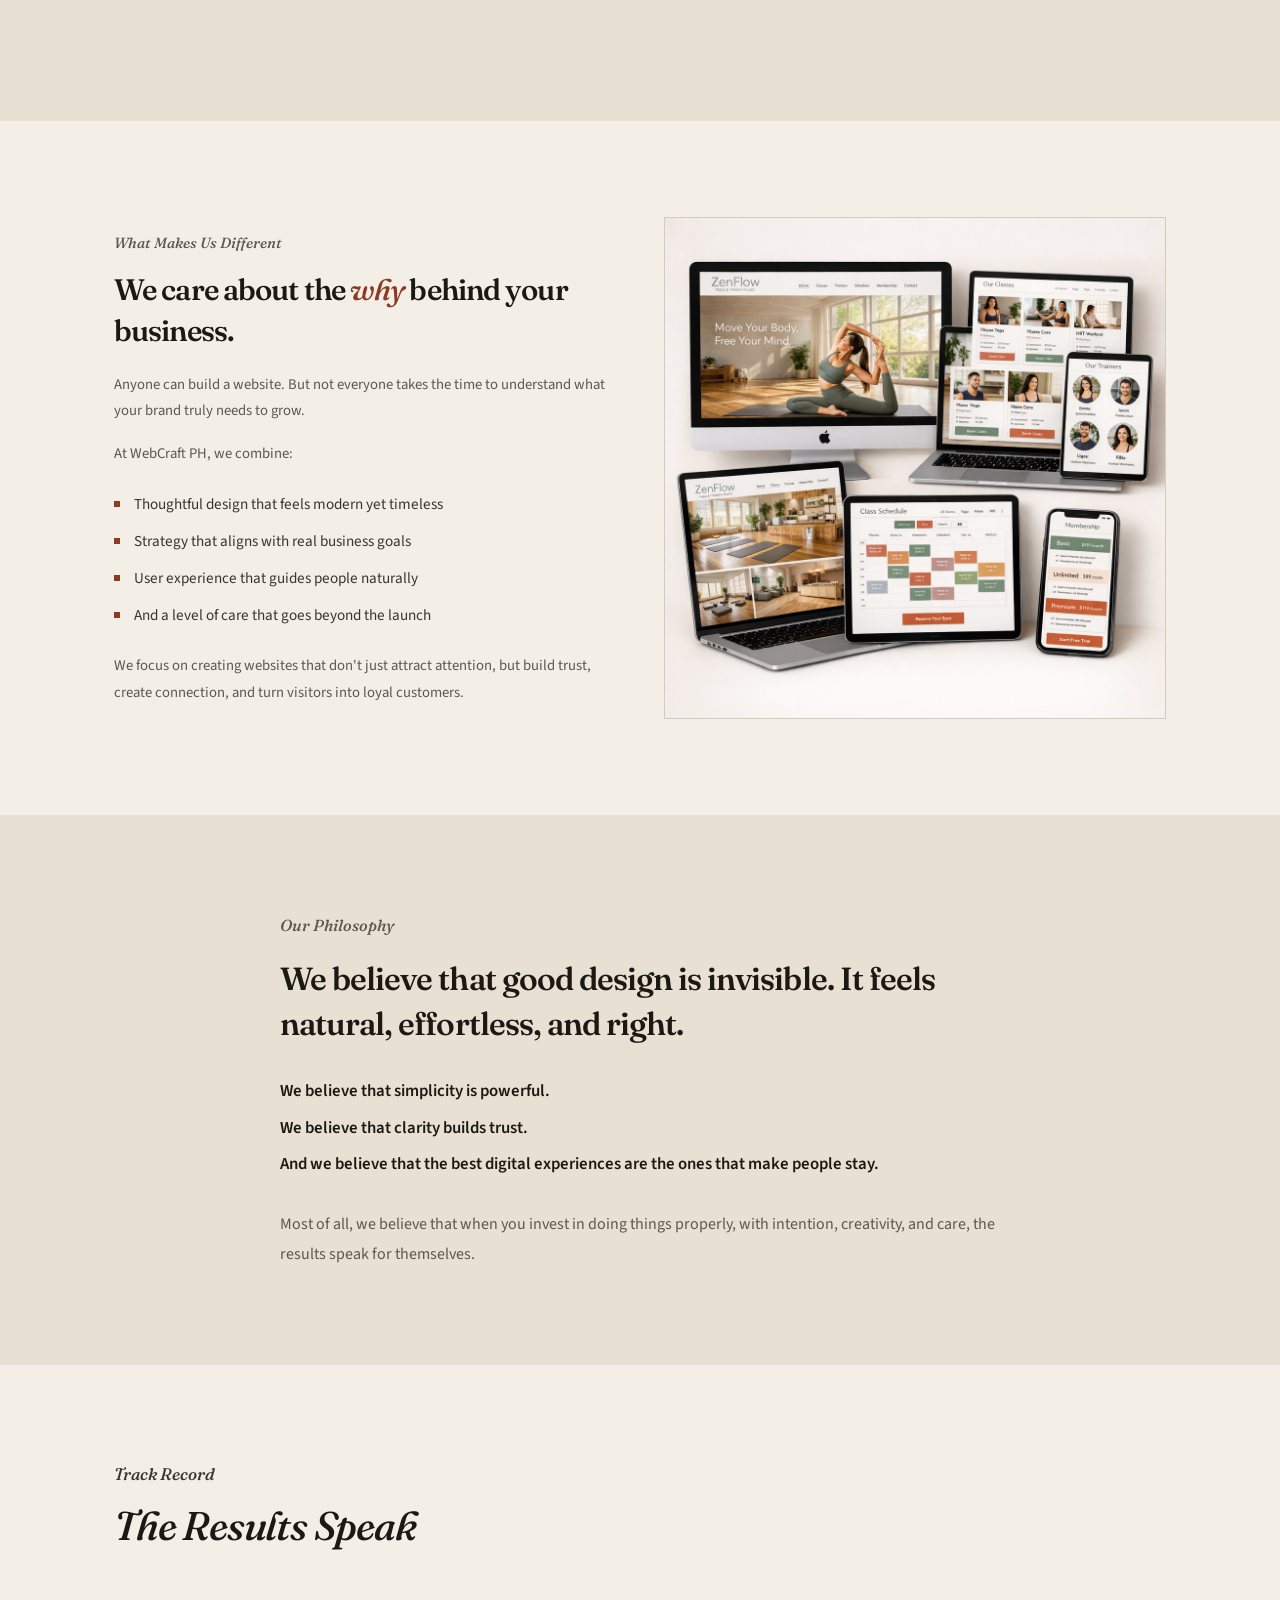
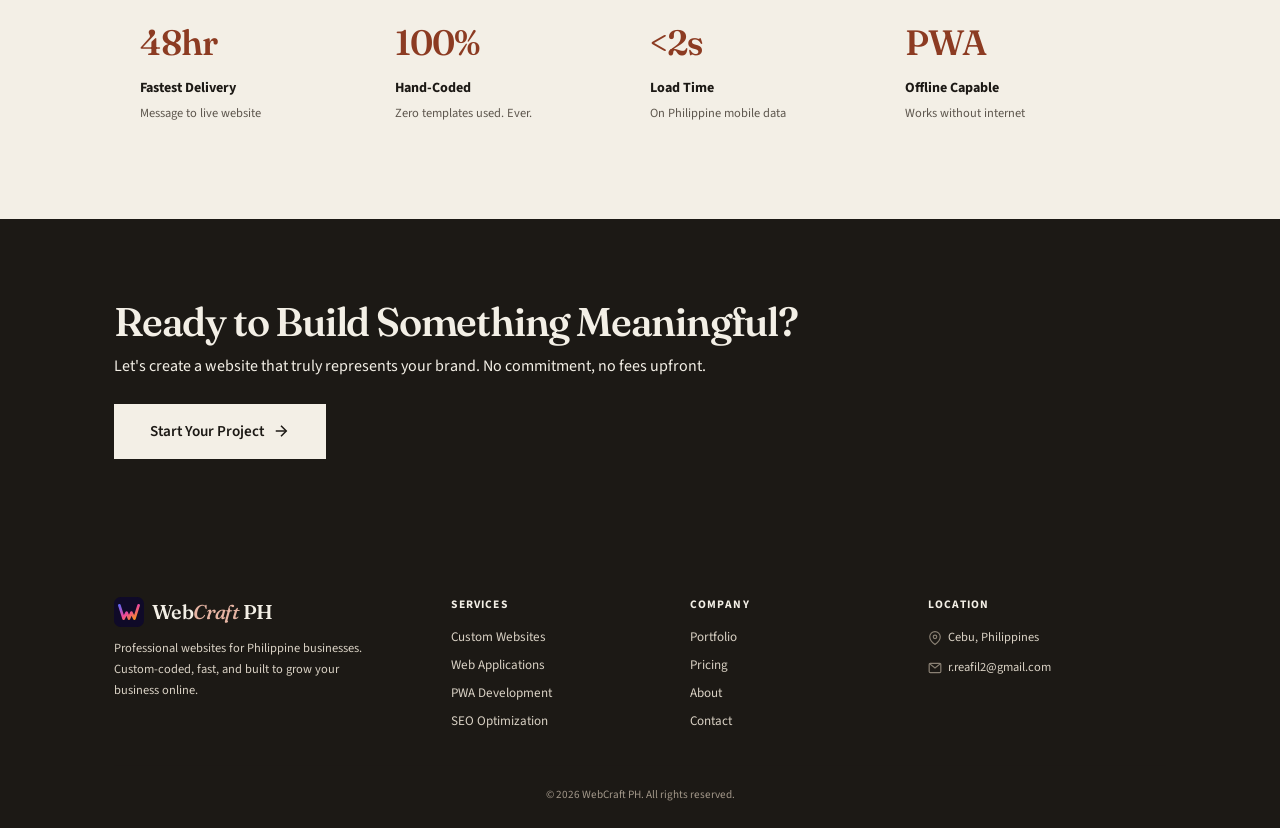
<file: about.html>
<!DOCTYPE html>
<html lang="en">
<head>
    <meta charset="UTF-8">
    <meta name="viewport" content="width=device-width, initial-scale=1.0">
    <meta name="google-site-verification" content="k2VYANWNN6AIgEUSfqQHsa1RRlEgW1Zc--ljbTb80EU" />
    <title>About | WebCraft PH</title>
    <meta name="description" content="We don't just design pages. We create digital spaces that reflect who you are, what you stand for, and where you're going.">
    <meta property="og:title" content="About — WebCraft PH">
    <meta property="og:description" content="We don't just design pages. We create digital spaces that reflect who you are, what you stand for, and where you're going.">
    <meta property="og:image" content="https://webcraftph.com/og-image.png?v=4">
    <meta property="og:url" content="https://webcraftph.com/about.html">
    <meta property="og:type" content="website">
    <meta name="twitter:card" content="summary_large_image">
    <meta name="twitter:title" content="About — WebCraft PH">
    <meta name="twitter:description" content="We don't just design pages. We create digital spaces that reflect who you are.">
    <meta name="twitter:image" content="https://webcraftph.com/og-image.png?v=4">
    <link rel="preconnect" href="https://fonts.googleapis.com">
    <link rel="preconnect" href="https://fonts.gstatic.com" crossorigin>
    <link href="https://fonts.googleapis.com/css2?family=Fraunces:ital,opsz,wght@0,9..144,560;0,9..144,640;1,9..144,500&family=Source+Sans+3:ital,wght@0,400;0,600;0,700;1,400&display=swap" rel="stylesheet">
    <link rel="icon" href="/favicon.ico" sizes="32x32">
    <link rel="icon" href="images/logo.svg" type="image/svg+xml">
    <link rel="icon" type="image/png" sizes="192x192" href="/icon-192.png">
    <link rel="icon" type="image/png" sizes="512x512" href="/icon-512.png">
    <link rel="apple-touch-icon" sizes="180x180" href="/apple-touch-icon.png">
    <link rel="manifest" href="/site.webmanifest">
    <link rel="stylesheet" href="css/style.css">
    <link rel="stylesheet" href="css/studio.css">
    <link rel="canonical" href="https://webcraftph.com/about.html">
    <meta property="og:locale" content="en_PH">
</head>
<body class="page-about">

    <!-- NAV -->
    <nav class="nav" id="nav">
        <div class="container nav-inner">
            <a href="index.html" class="logo">
                <img src="images/logo.svg" class="logo-cube" alt="WebCraft PH" width="30" height="30">
                <span class="logo-text">Web<span class="logo-highlight">Craft</span> PH</span>
            </a>
            <button class="menu-toggle" id="menuToggle" aria-label="Menu">
                <span></span><span></span><span></span>
            </button>
            <ul class="nav-links" id="navLinks">
                <li><a href="index.html#services">Services</a></li>
                <li><a href="work.html">Portfolio</a></li>
                <li><a href="index.html#pricing">Pricing</a></li>
                <li><a href="about.html" class="active">About</a></li>
                <li><a href="contact.html#contact" class="btn btn-nav">Start a Project</a></li>
            </ul>
            <button class="theme-toggle" id="themeToggle" aria-label="Toggle theme">
                <span class="toggle-icon sun">&#9728;</span>
                <span class="toggle-icon moon">&#9790;</span>
            </button>
        </div>
    </nav>

    <!-- PAGE BANNER -->
    <section class="page-banner photo-section photo-about">
        <div class="container">
            <h1>About Us</h1>
            <p>The story, the mission, and the people behind WebCraft PH.</p>
        </div>
    </section>

    <!-- ABOUT US -->
    <section class="section">
        <div class="container">
            <div class="about-split reveal">
                <div class="about-text">
                    <h2>WebCraft PH was built on a simple belief: that a website should do more than just exist.</h2>
                    <p>In today's world, your website is often the first impression, the first conversation, the first feeling people have about your brand. And we believe that moment matters.</p>
                    <p>That's why we don't just design pages. We create digital spaces that reflect who you are, what you stand for, and where you're going.</p>
                    <div class="prose-emphasis">
                        <p>Every detail we build is intentional.</p>
                        <p>Every design decision has purpose.</p>
                        <p>Every project is treated like a partnership, not just a transaction.</p>
                    </div>
                    <p>Because when your website truly represents you, it doesn't just look good. It works, it connects, and it grows with you.</p>
                </div>
                <div class="about-image">
                    <img src="images/mockup-meridian.jpg" alt="The Meridian, Luxury Resort Website Concept" loading="lazy">
                </div>
            </div>
        </div>
    </section>

    <!-- WHO WE ARE -->
    <section class="section section-alt">
        <div class="container">
            <div class="about-split about-split-flip reveal">
                <div class="about-text">
                    <p class="section-tag">Who We Are</p>
                    <h2>We are a team of creators, thinkers, and builders who care deeply about helping brands show up with clarity and confidence online.</h2>
                    <p>But more than that, we are people who understand what it feels like to build something from the ground up, to invest time, energy, and heart into a business, and want it to succeed.</p>
                    <p class="prose-highlight">That's why we listen first.</p>
                    <p>We take the time to understand your story, your goals, and the people you want to reach. From there, we transform ideas into experiences: websites that are not only visually refined, but also intuitive, strategic, and built to perform.</p>
                    <div class="prose-emphasis">
                        <p>We don't believe in one-size-fits-all solutions.</p>
                        <p>We believe in crafting something that feels uniquely yours.</p>
                    </div>
                </div>
                <div class="about-image">
                    <img src="images/mockup-lacucina.jpg" alt="La Cucina, Italian Restaurant Website Concept" loading="lazy">
                </div>
            </div>
        </div>
    </section>

    <!-- WHAT MAKES US DIFFERENT -->
    <section class="section">
        <div class="container">
            <div class="about-split reveal">
                <div class="about-text">
                    <p class="section-tag">What Makes Us Different</p>
                    <h2>We care about the <em>why</em> behind your business.</h2>
                    <p>Anyone can build a website. But not everyone takes the time to understand what your brand truly needs to grow.</p>
                    <p>At WebCraft PH, we combine:</p>
                    <div class="prose-list">
                        <p>Thoughtful design that feels modern yet timeless</p>
                        <p>Strategy that aligns with real business goals</p>
                        <p>User experience that guides people naturally</p>
                        <p>And a level of care that goes beyond the launch</p>
                    </div>
                    <p>We focus on creating websites that don't just attract attention, but build trust, create connection, and turn visitors into loyal customers.</p>
                </div>
                <div class="about-image">
                    <img src="images/mockup-zenflow.jpg" alt="ZenFlow, Yoga & Fitness Studio Website Concept" loading="lazy">
                </div>
            </div>
        </div>
    </section>

    <!-- OUR PHILOSOPHY -->
    <section class="section section-alt">
        <div class="container">
            <div class="about-prose reveal">
                <p class="section-tag">Our Philosophy</p>
                <h2>We believe that good design is invisible. It feels natural, effortless, and right.</h2>
                <div class="prose-emphasis">
                    <p>We believe that simplicity is powerful.</p>
                    <p>We believe that clarity builds trust.</p>
                    <p>And we believe that the best digital experiences are the ones that make people stay.</p>
                </div>
                <p>Most of all, we believe that when you invest in doing things properly, with intention, creativity, and care, the results speak for themselves.</p>
            </div>
        </div>
    </section>

    <!-- RESULTS -->
    <section class="section photo-section photo-results">
        <div class="container">
            <div class="section-header reveal">
                <p class="section-tag">Track Record</p>
                <h2><span class="gradient-text">The Results Speak</span></h2>
            </div>
            <div class="results-grid reveal">
                <div class="result-card">
                    <div class="result-number">48hr</div>
                    <div class="result-label">Fastest Delivery</div>
                    <div class="result-detail">Message to live website</div>
                </div>
                <div class="result-card">
                    <div class="result-number">100%</div>
                    <div class="result-label">Hand-Coded</div>
                    <div class="result-detail">Zero templates used. Ever.</div>
                </div>
                <div class="result-card">
                    <div class="result-number">&lt;2s</div>
                    <div class="result-label">Load Time</div>
                    <div class="result-detail">On Philippine mobile data</div>
                </div>
                <div class="result-card">
                    <div class="result-number">PWA</div>
                    <div class="result-label">Offline Capable</div>
                    <div class="result-detail">Works without internet</div>
                </div>
            </div>
        </div>
    </section>

    <!-- CTA -->
    <section class="cta-banner">
        <div class="container reveal">
            <h2>Ready to Build Something Meaningful?</h2>
            <p>Let's create a website that truly represents your brand. No commitment, no fees upfront.</p>
            <a href="contact.html#contact" class="btn btn-primary btn-lg">Start Your Project <svg width="18" height="18" viewBox="0 0 24 24" fill="none" stroke="currentColor" stroke-width="2"><line x1="5" y1="12" x2="19" y2="12"/><polyline points="12 5 19 12 12 19"/></svg></a>
        </div>
    </section>

    <!-- FLOATING CHAT -->
    <a href="contact.html#contact" class="float-chat" id="floatChat" title="Start a project">
        <svg width="24" height="24" viewBox="0 0 24 24" fill="none" stroke="currentColor" stroke-width="2"><path d="M21 15a2 2 0 01-2 2H7l-4 4V5a2 2 0 012-2h14a2 2 0 012 2z"/></svg>
    </a>

    <!-- FOOTER -->
    <footer class="footer">
        <div class="container">
            <div class="footer-grid">
                <div class="footer-brand">
                    <a href="index.html" class="logo"><img src="images/logo.svg" class="logo-cube" alt="WebCraft PH" width="30" height="30"><span class="logo-text">Web<span class="logo-highlight">Craft</span> PH</span></a>
                    <p>Professional websites for Philippine businesses. Custom-coded, fast, and built to grow your business online.</p>
                </div>
                <div class="footer-col">
                    <h4>Services</h4>
                    <a href="index.html#services">Custom Websites</a>
                    <a href="index.html#services">Web Applications</a>
                    <a href="index.html#services">PWA Development</a>
                    <a href="index.html#services">SEO Optimization</a>
                </div>
                <div class="footer-col">
                    <h4>Company</h4>
                    <a href="work.html">Portfolio</a>
                    <a href="index.html#pricing">Pricing</a>
                    <a href="about.html">About</a>
                    <a href="contact.html#contact">Contact</a>
                </div>
                <div class="footer-col">
                    <h4>Location</h4>
                    <div class="footer-address"><svg width="14" height="14" viewBox="0 0 24 24" fill="none" stroke="currentColor" stroke-width="2"><path d="M21 10c0 7-9 13-9 13s-9-6-9-13a9 9 0 0118 0z"/><circle cx="12" cy="10" r="3"/></svg> Cebu, Philippines</div>
                    <div class="footer-address"><svg width="14" height="14" viewBox="0 0 24 24" fill="none" stroke="currentColor" stroke-width="2"><rect x="2" y="4" width="20" height="16" rx="2"/><path d="M22 4l-10 8L2 4"/></svg> r.reafil2@gmail.com</div>
                </div>
            </div>
            <div class="footer-bottom">
                <p>&copy; 2026 WebCraft PH. All rights reserved.</p>
            </div>
        </div>
    </footer>

    <script src="js/main.js"></script>
    <script data-goatcounter="https://webcraftph.goatcounter.com/count" async src="//gc.zgo.at/count.js"></script>
</body>
</html>
</file>
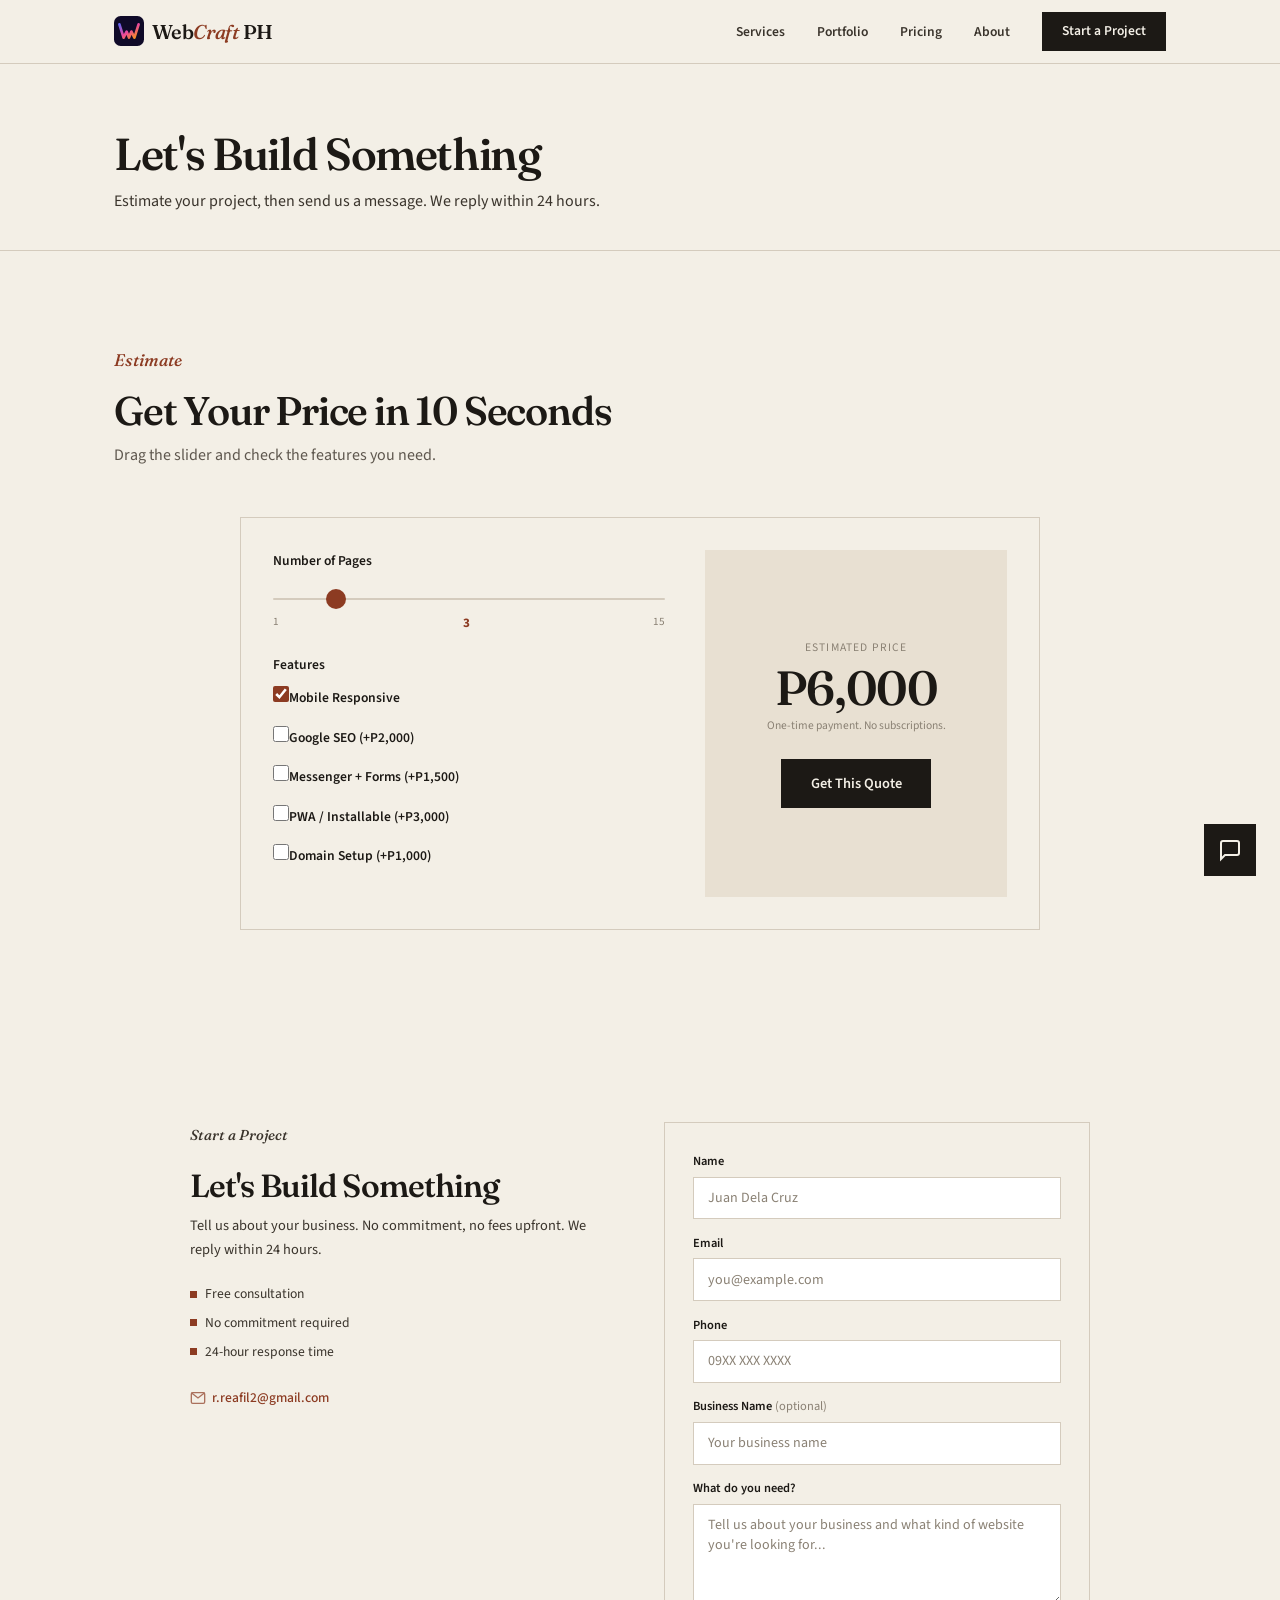
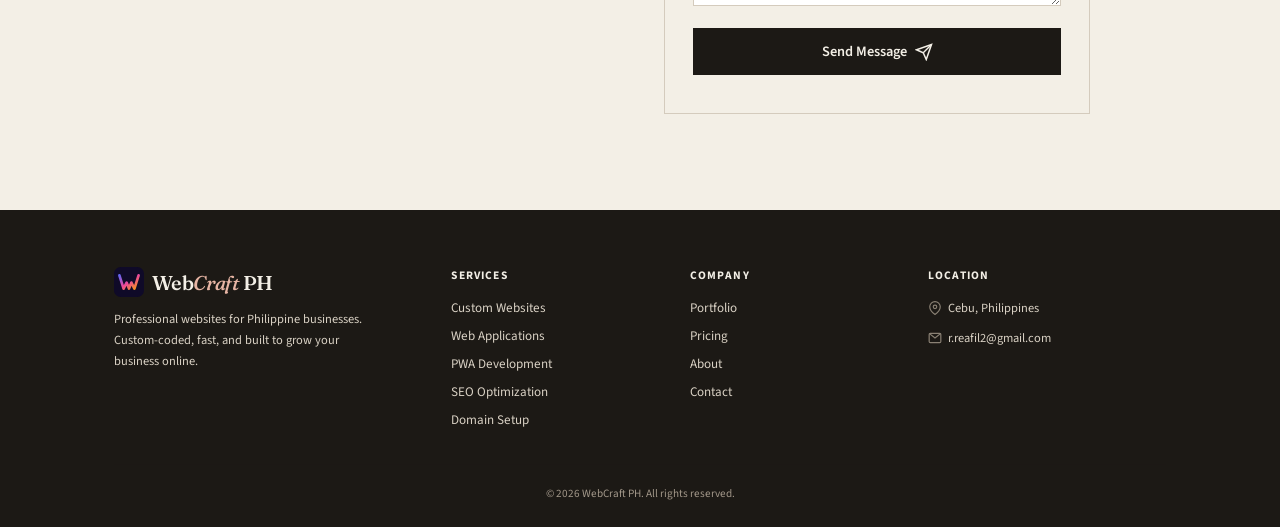
<file: contact.html>
<!DOCTYPE html>
<html lang="en">
<head>
    <meta charset="UTF-8">
    <meta name="viewport" content="width=device-width, initial-scale=1.0">
    <meta name="google-site-verification" content="k2VYANWNN6AIgEUSfqQHsa1RRlEgW1Zc--ljbTb80EU" />
    <title>Contact — WebCraft PH</title>
    <meta name="description" content="Get in touch with WebCraft PH. Tell us about your business and we'll build you a custom website. Free consultation, 24-hour response time.">
    <meta property="og:title" content="Contact — WebCraft PH">
    <meta property="og:description" content="Get in touch with WebCraft PH. Tell us about your business and we'll build you a custom website. Free consultation, 24-hour response time.">
    <meta property="og:image" content="https://webcraftph.com/og-image.png?v=4">
    <meta property="og:url" content="https://webcraftph.com/contact.html">
    <meta property="og:type" content="website">
    <meta name="twitter:card" content="summary_large_image">
    <meta name="twitter:title" content="Contact — WebCraft PH">
    <meta name="twitter:description" content="Get in touch with WebCraft PH. Tell us about your business and we'll build you a custom website.">
    <meta name="twitter:image" content="https://webcraftph.com/og-image.png?v=4">
    <link rel="preconnect" href="https://fonts.googleapis.com">
    <link rel="preconnect" href="https://fonts.gstatic.com" crossorigin>
    <link href="https://fonts.googleapis.com/css2?family=Fraunces:ital,opsz,wght@0,9..144,560;0,9..144,640;1,9..144,500&family=Source+Sans+3:ital,wght@0,400;0,600;0,700;1,400&display=swap" rel="stylesheet">
    <link rel="icon" href="/favicon.ico" sizes="32x32">
    <link rel="icon" href="images/logo.svg" type="image/svg+xml">
    <link rel="icon" type="image/png" sizes="192x192" href="/icon-192.png">
    <link rel="icon" type="image/png" sizes="512x512" href="/icon-512.png">
    <link rel="apple-touch-icon" sizes="180x180" href="/apple-touch-icon.png">
    <link rel="manifest" href="/site.webmanifest">
    <link rel="stylesheet" href="css/style.css">
    <link rel="stylesheet" href="css/studio.css">
    <link rel="canonical" href="https://webcraftph.com/contact.html">
    <meta property="og:locale" content="en_PH">
</head>
<body>

    <!-- NAV -->
    <nav class="nav" id="nav">
        <div class="container nav-inner">
            <a href="index.html" class="logo">
                <img src="images/logo.svg" class="logo-cube" alt="WebCraft PH" width="30" height="30">
                <span class="logo-text">Web<span class="logo-highlight">Craft</span> PH</span>
            </a>
            <button class="menu-toggle" id="menuToggle" aria-label="Menu">
                <span></span><span></span><span></span>
            </button>
            <ul class="nav-links" id="navLinks">
                <li><a href="index.html#services">Services</a></li>
                <li><a href="work.html">Portfolio</a></li>
                <li><a href="index.html#pricing">Pricing</a></li>
                <li><a href="about.html">About</a></li>
                <li><a href="contact.html#contact" class="btn btn-nav">Start a Project</a></li>
            </ul>
            <button class="theme-toggle" id="themeToggle" aria-label="Toggle theme">
                <span class="toggle-icon sun">&#9728;</span>
                <span class="toggle-icon moon">&#9790;</span>
            </button>
        </div>
    </nav>

    <!-- PAGE BANNER -->
    <section class="page-banner photo-section photo-contact">
        <div class="container">
            <h1>Let's Build Something</h1>
            <p>Estimate your project, then send us a message. We reply within 24 hours.</p>
        </div>
    </section>

    <!-- CALCULATOR -->
    <section class="section">
        <div class="container">
            <div class="section-header reveal">
                <p class="section-tag">Estimate</p>
                <h2>Get Your Price in 10 Seconds</h2>
                <p>Drag the slider and check the features you need.</p>
            </div>
            <div class="calc-card reveal">
                <div class="calc-sliders">
                    <div class="calc-group">
                        <label>Number of Pages</label>
                        <input type="range" min="1" max="15" value="3" class="calc-range" id="calcPages">
                        <div class="calc-range-labels"><span>1</span><span id="calcPagesVal">3</span><span>15</span></div>
                    </div>
                    <div class="calc-group">
                        <label>Features</label>
                        <div class="calc-checks">
                            <label class="calc-check"><input type="checkbox" checked data-price="0" id="feat-mobile"><span>Mobile Responsive</span></label>
                            <label class="calc-check"><input type="checkbox" data-price="2000" id="feat-seo"><span>Google SEO (+P2,000)</span></label>
                            <label class="calc-check"><input type="checkbox" data-price="1500" id="feat-messenger"><span>Messenger + Forms (+P1,500)</span></label>
                            <label class="calc-check"><input type="checkbox" data-price="3000" id="feat-pwa"><span>PWA / Installable (+P3,000)</span></label>
                            <label class="calc-check"><input type="checkbox" data-price="1000" id="feat-domain"><span>Domain Setup (+P1,000)</span></label>
                        </div>
                    </div>
                </div>
                <div class="calc-result">
                    <div class="calc-result-label">Estimated Price</div>
                    <div class="calc-price" id="calcPrice">P5,000</div>
                    <div class="calc-note">One-time payment. No subscriptions.</div>
                    <a href="#contact" class="btn btn-primary" style="margin-top:1.5rem;">Get This Quote</a>
                </div>
            </div>
        </div>
    </section>

    <!-- CONTACT -->
    <section id="contact" class="section photo-section photo-contact">
        <div class="container">
            <div class="contact-wrapper reveal">
                <div class="contact-left">
                    <p class="section-tag">Start a Project</p>
                    <h2>Let's Build Something</h2>
                    <p>Tell us about your business. No commitment, no fees upfront. We reply within 24 hours.</p>
                    <div class="contact-perks">
                        <div class="cp"><span class="cp-dot"></span> Free consultation</div>
                        <div class="cp"><span class="cp-dot"></span> No commitment required</div>
                        <div class="cp"><span class="cp-dot"></span> 24-hour response time</div>
                    </div>
                    <div class="contact-details">
                        <a href="mailto:r.reafil2@gmail.com" class="contact-link">
                            <svg width="16" height="16" viewBox="0 0 24 24" fill="none" stroke="currentColor" stroke-width="2"><rect x="2" y="4" width="20" height="16" rx="2"/><path d="M22 4l-10 8L2 4"/></svg>
                            r.reafil2@gmail.com
                        </a>
                    </div>
                </div>
                <div class="contact-right">
                    <form id="contact-form" action="https://api.web3forms.com/submit" method="POST">
                        <input type="hidden" name="access_key" value="09df7276-a4b9-440c-9342-b4c7971c1dce">
                        <input type="hidden" name="subject" value="WebCraft PH — New Inquiry">
                        <input type="hidden" name="from_name" value="WebCraft PH Website">
                        <input type="hidden" name="replyto" value="email">
                        <input type="checkbox" name="botcheck" style="display:none;">
                        <div class="form-group"><label>Name</label><input type="text" name="name" required placeholder="Juan Dela Cruz"></div>
                        <div class="form-group"><label>Email</label><input type="email" name="email" required placeholder="you@example.com"></div>
                        <div class="form-group"><label>Phone</label><input type="text" name="contact" required placeholder="09XX XXX XXXX"></div>
                        <div class="form-group"><label>Business Name <span class="optional">(optional)</span></label><input type="text" name="business" placeholder="Your business name"></div>
                        <div class="form-group"><label>What do you need?</label><textarea name="message" rows="4" required placeholder="Tell us about your business and what kind of website you're looking for..."></textarea></div>
                        <button type="submit" class="btn btn-primary btn-full">
                            <span>Send Message</span>
                            <svg width="18" height="18" viewBox="0 0 24 24" fill="none" stroke="currentColor" stroke-width="2"><line x1="22" y1="2" x2="11" y2="13"/><polygon points="22 2 15 22 11 13 2 9 22 2"/></svg>
                        </button>
                        <div id="form-status"></div>
                    </form>
                </div>
            </div>
        </div>
    </section>

    <!-- FLOATING CHAT -->
    <a href="#contact" class="float-chat" id="floatChat" title="Start a project">
        <svg width="24" height="24" viewBox="0 0 24 24" fill="none" stroke="currentColor" stroke-width="2"><path d="M21 15a2 2 0 01-2 2H7l-4 4V5a2 2 0 012-2h14a2 2 0 012 2z"/></svg>
    </a>

    <!-- FOOTER -->
    <footer class="footer">
        <div class="container">
            <div class="footer-grid">
                <div class="footer-brand">
                    <a href="index.html" class="logo"><img src="images/logo.svg" class="logo-cube" alt="WebCraft PH" width="30" height="30"><span class="logo-text">Web<span class="logo-highlight">Craft</span> PH</span></a>
                    <p>Professional websites for Philippine businesses. Custom-coded, fast, and built to grow your business online.</p>
                </div>
                <div class="footer-col">
                    <h4>Services</h4>
                    <a href="index.html#services">Custom Websites</a>
                    <a href="index.html#services">Web Applications</a>
                    <a href="index.html#services">PWA Development</a>
                    <a href="index.html#services">SEO Optimization</a>
                    <a href="index.html#services">Domain Setup</a>
                </div>
                <div class="footer-col">
                    <h4>Company</h4>
                    <a href="work.html">Portfolio</a>
                    <a href="index.html#pricing">Pricing</a>
                    <a href="about.html">About</a>
                    <a href="contact.html#contact">Contact</a>
                </div>
                <div class="footer-col">
                    <h4>Location</h4>
                    <div class="footer-address"><svg width="14" height="14" viewBox="0 0 24 24" fill="none" stroke="currentColor" stroke-width="2"><path d="M21 10c0 7-9 13-9 13s-9-6-9-13a9 9 0 0118 0z"/><circle cx="12" cy="10" r="3"/></svg> Cebu, Philippines</div>
                    <div class="footer-address"><svg width="14" height="14" viewBox="0 0 24 24" fill="none" stroke="currentColor" stroke-width="2"><rect x="2" y="4" width="20" height="16" rx="2"/><path d="M22 4l-10 8L2 4"/></svg> r.reafil2@gmail.com</div>
                </div>
            </div>
            <div class="footer-bottom">
                <p>&copy; 2026 WebCraft PH. All rights reserved.</p>
            </div>
        </div>
    </footer>

    <script src="js/main.js"></script>
    <script data-goatcounter="https://webcraftph.goatcounter.com/count" async src="//gc.zgo.at/count.js"></script>
</body>
</html>
</file>
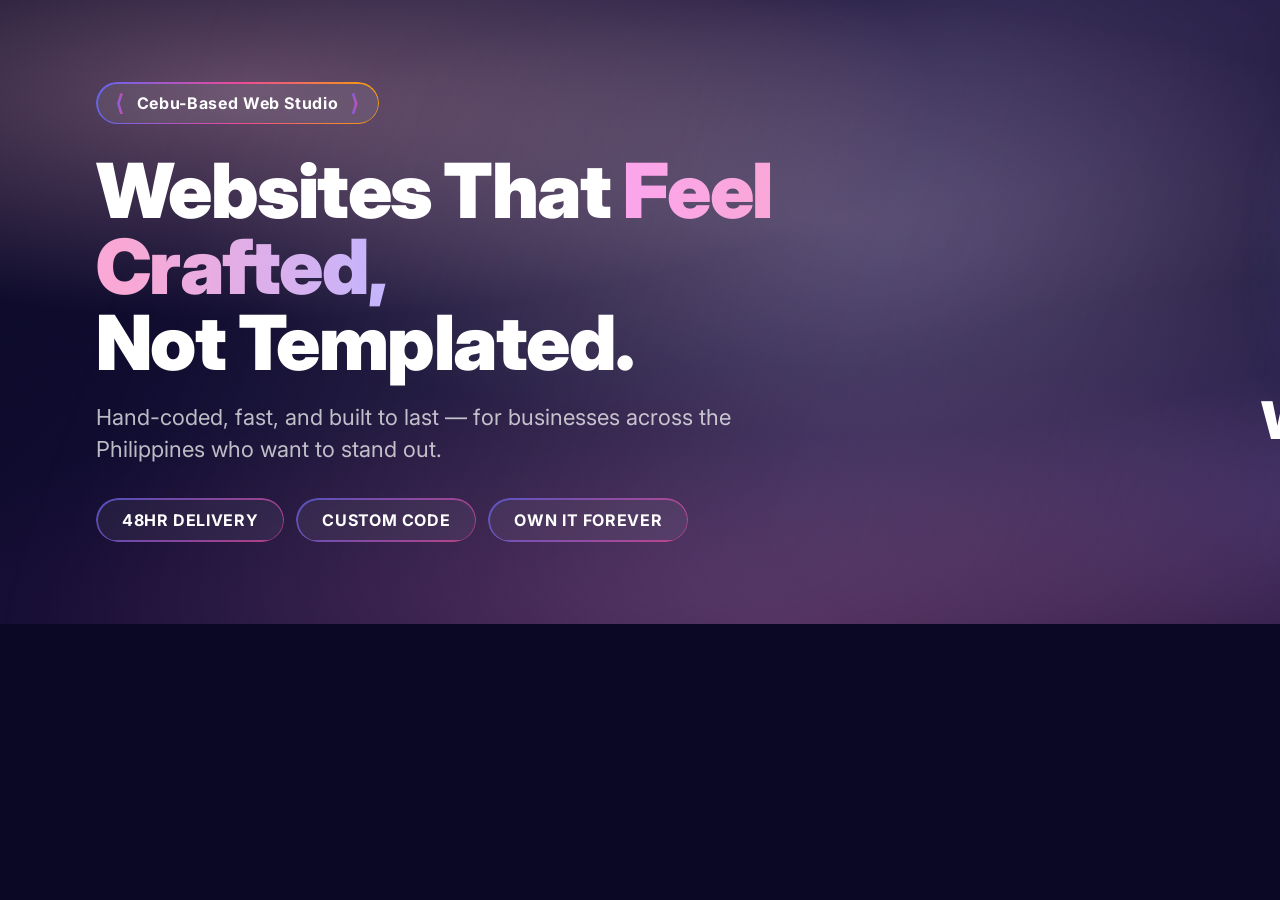
<file: fb-cover.html>
<!DOCTYPE html>
<html lang="en">
<head>
<meta charset="UTF-8">
<title>WebCraft PH — FB Cover</title>
<link href="https://fonts.googleapis.com/css2?family=Inter:wght@400;500;700;800;900&display=swap" rel="stylesheet">
<style>
  *{margin:0;padding:0;box-sizing:border-box;font-family:'Inter',-apple-system,sans-serif}
  html,body{margin:0;padding:0;background:#0a0825}
  body{display:block}
  .cover{
    width:1640px;height:624px;position:relative;overflow:hidden;
    padding:0 96px;display:flex;align-items:center;justify-content:space-between;gap:64px;
    background:
      radial-gradient(ellipse 70% 60% at 15% 15%,rgba(255,190,210,0.35) 0%,rgba(255,190,210,0) 60%),
      radial-gradient(ellipse 60% 55% at 85% 80%,rgba(155,120,215,0.28) 0%,rgba(155,120,215,0) 65%),
      radial-gradient(ellipse 55% 50% at 50% 35%,rgba(255,235,245,0.18) 0%,rgba(255,235,245,0) 70%),
      radial-gradient(ellipse 80% 55% at 50% 100%,rgba(236,72,153,0.18) 0%,rgba(236,72,153,0) 75%),
      linear-gradient(135deg,#0a0825 0%,#140f3a 55%,#0a0825 100%)
  }
  /* Silk light band */
  .silk{position:absolute;inset:-10%;pointer-events:none;
    background:linear-gradient(110deg,transparent 20%,rgba(255,210,225,0.12) 42%,rgba(235,205,245,0.18) 52%,rgba(255,210,225,0.12) 62%,transparent 82%);filter:blur(60px)}
  /* Grain */
  .grain{position:absolute;inset:0;pointer-events:none;opacity:.07;mix-blend-mode:overlay;
    background-image:url("data:image/svg+xml,%3Csvg xmlns='http://www.w3.org/2000/svg' width='160' height='160'%3E%3Cfilter id='n'%3E%3CfeTurbulence type='fractalNoise' baseFrequency='0.85' numOctaves='2' stitchTiles='stitch'/%3E%3CfeColorMatrix values='0 0 0 0 1 0 0 0 0 0.95 0 0 0 0 0.97 0 0 0 0.6 0'/%3E%3C/filter%3E%3Crect width='100%25' height='100%25' filter='url(%23n)'/%3E%3C/svg%3E")}

  .left{position:relative;z-index:2;max-width:880px}

  .eyebrow{display:inline-flex;align-items:center;gap:.75rem;padding:.5rem 1.2rem;border-radius:50px;
    background:rgba(255,255,255,0.08);backdrop-filter:blur(10px);color:#fff;font-size:16px;font-weight:700;letter-spacing:.04em;margin-bottom:28px;position:relative}
  .eyebrow::before{content:"";position:absolute;inset:0;border-radius:inherit;padding:1.5px;
    background:linear-gradient(90deg,#6366f1 0%,#ec4899 50%,#f59e0b 100%);
    -webkit-mask:linear-gradient(#000 0 0) content-box,linear-gradient(#000 0 0);
    -webkit-mask-composite:xor;mask-composite:exclude;pointer-events:none}
  .eyebrow .bk{background:linear-gradient(90deg,#6366f1,#ec4899);-webkit-background-clip:text;background-clip:text;color:transparent;font-weight:800;font-size:22px}

  h1{font-size:76px;font-weight:900;line-height:1;letter-spacing:-.02em;color:#fff}
  h1 .hl{background:linear-gradient(90deg,#fca5ed 0%,#f9a8d4 40%,#c4b5fd 100%);-webkit-background-clip:text;background-clip:text;color:transparent}

  .sub{font-size:22px;color:rgba(255,255,255,0.72);margin-top:22px;line-height:1.45;max-width:720px;font-weight:400}

  .pills{display:flex;gap:12px;margin-top:32px;flex-wrap:wrap}
  .pill{padding:12px 26px;border-radius:50px;background:rgba(255,255,255,0.06);color:#fff;font-size:16px;font-weight:700;letter-spacing:.04em;position:relative;backdrop-filter:blur(8px)}
  .pill::before{content:"";position:absolute;inset:0;border-radius:inherit;padding:1.5px;
    background:linear-gradient(135deg,rgba(99,102,241,0.7),rgba(236,72,153,0.7));
    -webkit-mask:linear-gradient(#000 0 0) content-box,linear-gradient(#000 0 0);
    -webkit-mask-composite:xor;mask-composite:exclude;pointer-events:none}

  /* RIGHT side: logo + url */
  .right{position:relative;z-index:2;display:flex;flex-direction:column;align-items:flex-end;gap:40px}

  .logomark{width:240px;height:240px;border-radius:54px;background:linear-gradient(160deg,#12103a 0%,#251a52 100%);display:flex;align-items:center;justify-content:center;box-shadow:0 20px 60px rgba(99,102,241,0.25),inset 0 0 0 1.5px rgba(255,255,255,0.08);position:relative}
  .logomark::before{content:"";position:absolute;inset:-1px;border-radius:inherit;padding:2px;
    background:linear-gradient(135deg,#6366f1 0%,#ec4899 50%,#f59e0b 100%);
    -webkit-mask:linear-gradient(#000 0 0) content-box,linear-gradient(#000 0 0);
    -webkit-mask-composite:xor;mask-composite:exclude;pointer-events:none;opacity:.8}

  .wordmark{color:#fff;font-size:52px;font-weight:900;letter-spacing:-.02em;line-height:1;text-align:right}
  .wordmark .hl{background:linear-gradient(90deg,#c4b5fd,#f9a8d4);-webkit-background-clip:text;background-clip:text;color:transparent}
  .wordmark .ph{color:#a79ec8;font-weight:700;font-size:.45em;margin-left:.4em;letter-spacing:.1em;vertical-align:super}

  .url{font-family:'JetBrains Mono',monospace;font-size:20px;color:rgba(255,255,255,0.55);letter-spacing:.1em;text-transform:lowercase}
</style>
</head>
<body>

<div class="cover">
  <div class="silk"></div>
  <div class="grain"></div>

  <div class="left">
    <div class="eyebrow"><span class="bk">&#10216;</span> Cebu-Based Web Studio <span class="bk">&#10217;</span></div>
    <h1>Websites That <span class="hl">Feel Crafted,</span><br>Not Templated.</h1>
    <p class="sub">Hand-coded, fast, and built to last — for businesses across the Philippines who want to stand out.</p>
    <div class="pills">
      <div class="pill">48HR DELIVERY</div>
      <div class="pill">CUSTOM CODE</div>
      <div class="pill">OWN IT FOREVER</div>
    </div>
  </div>

  <div class="right">
    <div class="logomark">
      <svg width="170" height="170" viewBox="0 0 100 100">
        <defs>
          <linearGradient id="g" x1="0" y1="0" x2="1" y2="1">
            <stop offset="0" stop-color="#6366f1"/>
            <stop offset=".5" stop-color="#ec4899"/>
            <stop offset="1" stop-color="#f59e0b"/>
          </linearGradient>
        </defs>
        <path d="M 18 28 L 32 72 L 42 52 L 50 72 L 58 52 L 68 72 L 82 28"
          stroke="url(#g)" stroke-width="9" stroke-linecap="round" stroke-linejoin="round" fill="none"/>
      </svg>
    </div>
    <div class="wordmark">Web<span class="hl">Craft</span><span class="ph">PH</span></div>
    <div class="url">webcraftph.com</div>
  </div>
</div>

</body>
</html>
</file>
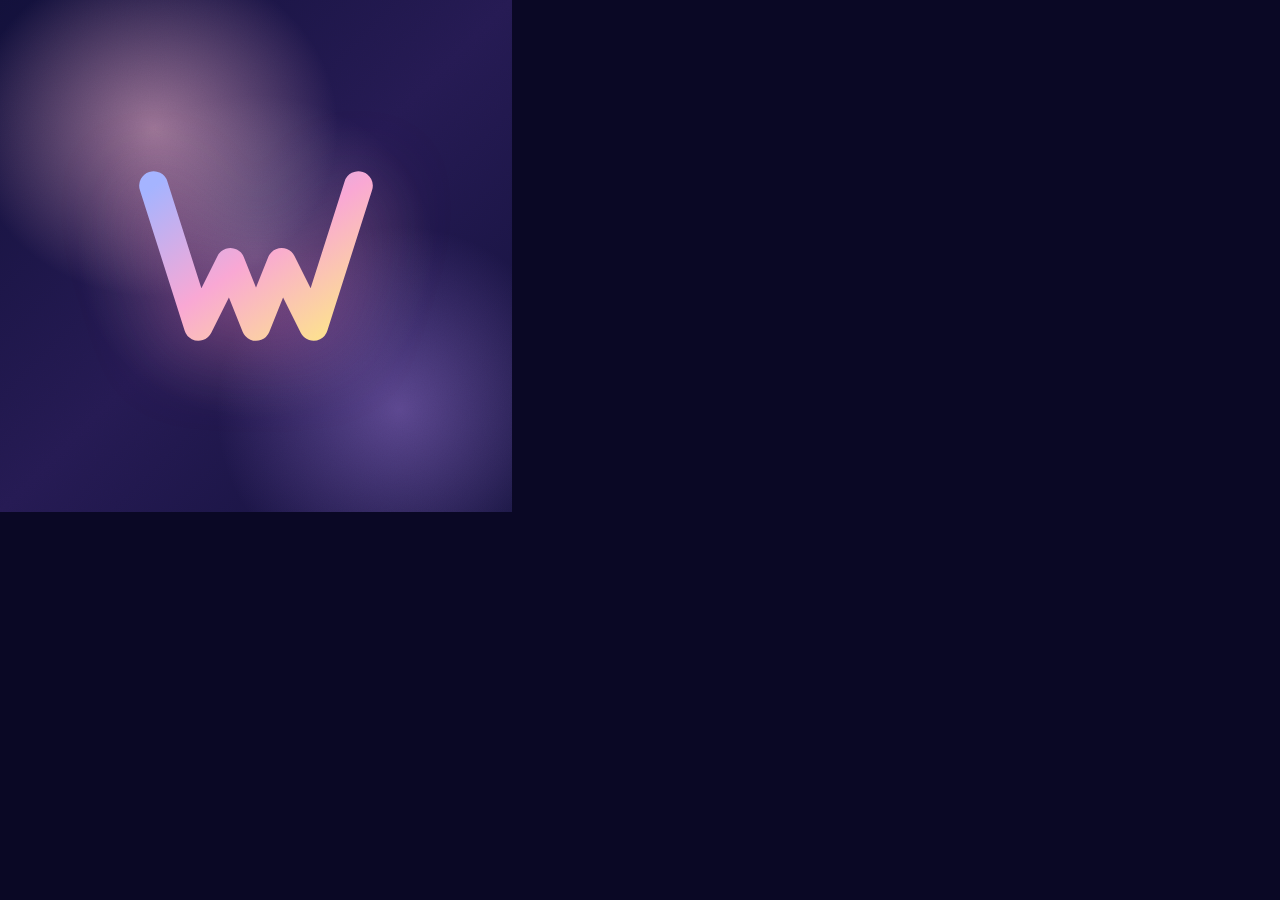
<file: fb-profile.html>
<!DOCTYPE html>
<html lang="en">
<head>
<meta charset="UTF-8">
<title>WebCraft PH — Profile</title>
<style>
  html,body{margin:0;padding:0;background:#0a0825}
  .pp{
    width:512px;height:512px;position:relative;overflow:hidden;
    display:flex;align-items:center;justify-content:center;
    background:
      radial-gradient(ellipse 60% 55% at 30% 25%,rgba(255,190,210,0.55) 0%,rgba(255,190,210,0) 60%),
      radial-gradient(ellipse 55% 55% at 78% 80%,rgba(155,120,215,0.50) 0%,rgba(155,120,215,0) 65%),
      radial-gradient(ellipse 50% 45% at 50% 50%,rgba(255,235,245,0.25) 0%,rgba(255,235,245,0) 70%),
      linear-gradient(135deg,#12103a 0%,#251a52 50%,#12103a 100%)
  }
  .pp::before{content:"";position:absolute;inset:0;pointer-events:none;opacity:.08;mix-blend-mode:overlay;
    background-image:url("data:image/svg+xml,%3Csvg xmlns='http://www.w3.org/2000/svg' width='160' height='160'%3E%3Cfilter id='n'%3E%3CfeTurbulence type='fractalNoise' baseFrequency='0.85' numOctaves='2' stitchTiles='stitch'/%3E%3CfeColorMatrix values='0 0 0 0 1 0 0 0 0 0.95 0 0 0 0 0.97 0 0 0 0.6 0'/%3E%3C/filter%3E%3Crect width='100%25' height='100%25' filter='url(%23n)'/%3E%3C/svg%3E")}
  svg{position:relative;z-index:1;filter:drop-shadow(0 12px 40px rgba(236,72,153,0.35))}
</style>
</head>
<body>
<div class="pp">
  <svg width="320" height="320" viewBox="0 0 100 100">
    <defs>
      <linearGradient id="g" x1="0" y1="0" x2="1" y2="1">
        <stop offset="0" stop-color="#a5b4ff"/>
        <stop offset=".5" stop-color="#f9a8d4"/>
        <stop offset="1" stop-color="#fde68a"/>
      </linearGradient>
    </defs>
    <path d="M 18 28 L 32 72 L 42 52 L 50 72 L 58 52 L 68 72 L 82 28"
      stroke="url(#g)" stroke-width="9" stroke-linecap="round" stroke-linejoin="round" fill="none"/>
  </svg>
</div>
</body>
</html>
</file>
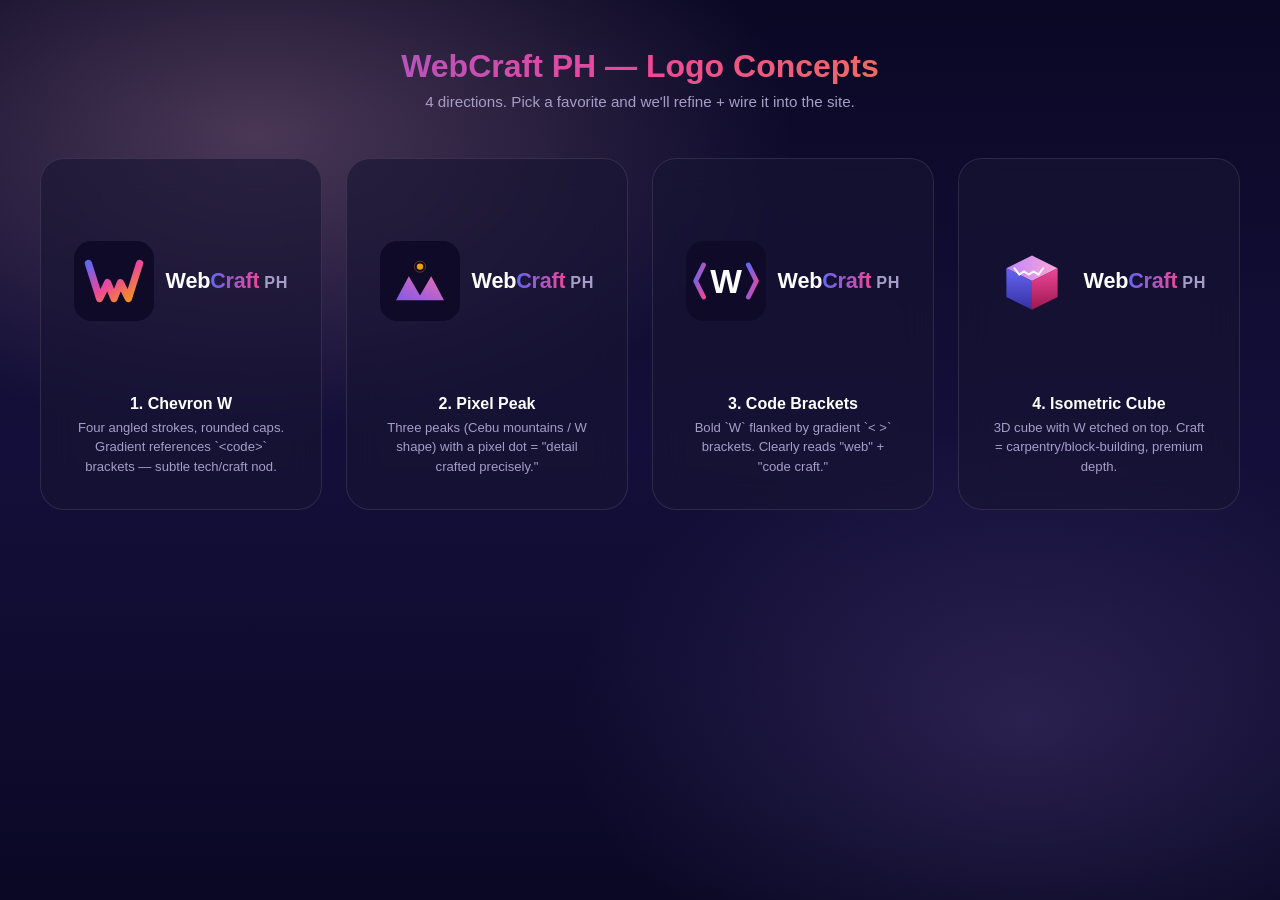
<file: logo-concepts.html>
<!DOCTYPE html>
<html lang="en">
<head>
<meta charset="UTF-8">
<title>WebCraft PH — Logo Concepts</title>
<style>
  *{box-sizing:border-box;margin:0;padding:0}
  body{background:#0a0825;color:#fff;font-family:-apple-system,Inter,sans-serif;min-height:100vh;padding:3rem 2rem;
    background:radial-gradient(ellipse 70% 55% at 20% 15%,rgba(255,190,210,0.25),transparent 60%),
      radial-gradient(ellipse 55% 50% at 80% 80%,rgba(155,120,215,0.2),transparent 65%),
      linear-gradient(180deg,#0a0825 0%,#140f3a 50%,#0a0825 100%);
    background-attachment:fixed}
  h1{font-size:2rem;font-weight:900;text-align:center;margin-bottom:.5rem;background:linear-gradient(90deg,#6366f1,#ec4899,#f59e0b);-webkit-background-clip:text;background-clip:text;color:transparent}
  .sub{text-align:center;color:#a79ec8;margin-bottom:3rem;font-size:.95rem}
  .grid{display:grid;grid-template-columns:repeat(auto-fit,minmax(260px,1fr));gap:1.5rem;max-width:1200px;margin:0 auto}
  .card{background:rgba(24,20,50,0.6);backdrop-filter:blur(18px);border:1px solid rgba(255,255,255,0.1);border-radius:24px;padding:2rem;text-align:center;transition:transform .3s ease,box-shadow .3s ease}
  .card:hover{transform:translateY(-4px);box-shadow:0 20px 50px rgba(236,72,153,0.15)}
  .card .logo-wrap{display:flex;align-items:center;justify-content:center;height:180px;margin-bottom:1.5rem;gap:.75rem}
  .card h3{font-size:1rem;font-weight:700;margin-bottom:.3rem}
  .card .note{color:#a79ec8;font-size:.82rem;line-height:1.5}
  .wordmark{display:flex;align-items:center;gap:.5rem}
  .wordmark-text{font-size:1.35rem;font-weight:800;letter-spacing:-.01em}
  .wordmark-text .hl{background:linear-gradient(90deg,#6366f1,#ec4899);-webkit-background-clip:text;background-clip:text;color:transparent}
  .wordmark-text .ph{color:#a79ec8;font-weight:700;font-size:.75em;margin-left:.3rem;letter-spacing:.05em}
</style>
<link rel="canonical" href="https://webcraftph.com/logo-concepts.html">
<meta property="og:locale" content="en_PH">
</head>
<body>

<h1>WebCraft PH — Logo Concepts</h1>
<p class="sub">4 directions. Pick a favorite and we'll refine + wire it into the site.</p>

<div class="grid">

  <!-- CONCEPT 1: CHEVRON W -->
  <div class="card">
    <div class="logo-wrap">
      <svg width="80" height="80" viewBox="0 0 100 100">
        <defs>
          <linearGradient id="g1" x1="0" y1="0" x2="1" y2="1">
            <stop offset="0" stop-color="#6366f1"/>
            <stop offset=".5" stop-color="#ec4899"/>
            <stop offset="1" stop-color="#f59e0b"/>
          </linearGradient>
        </defs>
        <rect x="0" y="0" width="100" height="100" rx="22" fill="#0f0a28"/>
        <path d="M 18 28 L 32 72 L 42 52 L 50 72 L 58 52 L 68 72 L 82 28"
          stroke="url(#g1)" stroke-width="9" stroke-linecap="round" stroke-linejoin="round" fill="none"/>
      </svg>
      <div class="wordmark">
        <span class="wordmark-text">Web<span class="hl">Craft</span><span class="ph">PH</span></span>
      </div>
    </div>
    <h3>1. Chevron W</h3>
    <p class="note">Four angled strokes, rounded caps. Gradient references `&lt;code&gt;` brackets — subtle tech/craft nod.</p>
  </div>

  <!-- CONCEPT 2: PIXEL PEAK -->
  <div class="card">
    <div class="logo-wrap">
      <svg width="80" height="80" viewBox="0 0 100 100">
        <defs>
          <linearGradient id="g2" x1="0" y1="1" x2="1" y2="0">
            <stop offset="0" stop-color="#8b5cf6"/>
            <stop offset="1" stop-color="#f472b6"/>
          </linearGradient>
        </defs>
        <rect x="0" y="0" width="100" height="100" rx="22" fill="#0f0a28"/>
        <!-- three mountain peaks forming W -->
        <path d="M 20 74 L 36 44 L 50 68 L 64 44 L 80 74 Z" fill="url(#g2)" opacity=".95"/>
        <!-- pixel dot above center -->
        <circle cx="50" cy="32" r="4" fill="#f59e0b"/>
        <circle cx="50" cy="32" r="7" fill="none" stroke="#f59e0b" stroke-width="1" opacity=".4"/>
      </svg>
      <div class="wordmark">
        <span class="wordmark-text">Web<span class="hl">Craft</span><span class="ph">PH</span></span>
      </div>
    </div>
    <h3>2. Pixel Peak</h3>
    <p class="note">Three peaks (Cebu mountains / W shape) with a pixel dot = "detail crafted precisely."</p>
  </div>

  <!-- CONCEPT 3: BRACKETS W -->
  <div class="card">
    <div class="logo-wrap">
      <svg width="80" height="80" viewBox="0 0 100 100">
        <defs>
          <linearGradient id="g3" x1="0" y1="0" x2="1" y2="1">
            <stop offset="0" stop-color="#6366f1"/>
            <stop offset="1" stop-color="#ec4899"/>
          </linearGradient>
        </defs>
        <rect x="0" y="0" width="100" height="100" rx="22" fill="#0f0a28"/>
        <!-- left bracket -->
        <path d="M 22 30 L 12 50 L 22 70" stroke="url(#g3)" stroke-width="6" stroke-linecap="round" stroke-linejoin="round" fill="none"/>
        <!-- right bracket -->
        <path d="M 78 30 L 88 50 L 78 70" stroke="url(#g3)" stroke-width="6" stroke-linecap="round" stroke-linejoin="round" fill="none"/>
        <!-- W letter -->
        <text x="50" y="65" text-anchor="middle" font-family="Inter,sans-serif" font-size="42" font-weight="900" fill="#fff">W</text>
      </svg>
      <div class="wordmark">
        <span class="wordmark-text">Web<span class="hl">Craft</span><span class="ph">PH</span></span>
      </div>
    </div>
    <h3>3. Code Brackets</h3>
    <p class="note">Bold `W` flanked by gradient `&lt; &gt;` brackets. Clearly reads "web" + "code craft."</p>
  </div>

  <!-- CONCEPT 4: ISOMETRIC CUBE -->
  <div class="card">
    <div class="logo-wrap">
      <svg width="80" height="80" viewBox="0 0 100 100">
        <defs>
          <linearGradient id="g4t" x1="0" y1="0" x2="1" y2="0">
            <stop offset="0" stop-color="#c084fc"/>
            <stop offset="1" stop-color="#f9a8d4"/>
          </linearGradient>
          <linearGradient id="g4l" x1="0" y1="0" x2="0" y2="1">
            <stop offset="0" stop-color="#6366f1"/>
            <stop offset="1" stop-color="#3730a3"/>
          </linearGradient>
          <linearGradient id="g4r" x1="0" y1="0" x2="0" y2="1">
            <stop offset="0" stop-color="#ec4899"/>
            <stop offset="1" stop-color="#9d174d"/>
          </linearGradient>
        </defs>
        <!-- isometric cube face top -->
        <polygon points="50,18 82,34 50,50 18,34" fill="url(#g4t)"/>
        <!-- left face -->
        <polygon points="18,34 50,50 50,86 18,70" fill="url(#g4l)"/>
        <!-- right face -->
        <polygon points="82,34 50,50 50,86 82,70" fill="url(#g4r)"/>
        <!-- W etched on top -->
        <path d="M 28 34 L 34 42 L 40 38 L 46 42 L 52 38 L 58 42 L 64 34" stroke="#fff" stroke-width="2.5" stroke-linecap="round" stroke-linejoin="round" fill="none" opacity=".9"/>
      </svg>
      <div class="wordmark">
        <span class="wordmark-text">Web<span class="hl">Craft</span><span class="ph">PH</span></span>
      </div>
    </div>
    <h3>4. Isometric Cube</h3>
    <p class="note">3D cube with W etched on top. Craft = carpentry/block-building, premium depth.</p>
  </div>

</div>

</body>
</html>
</file>
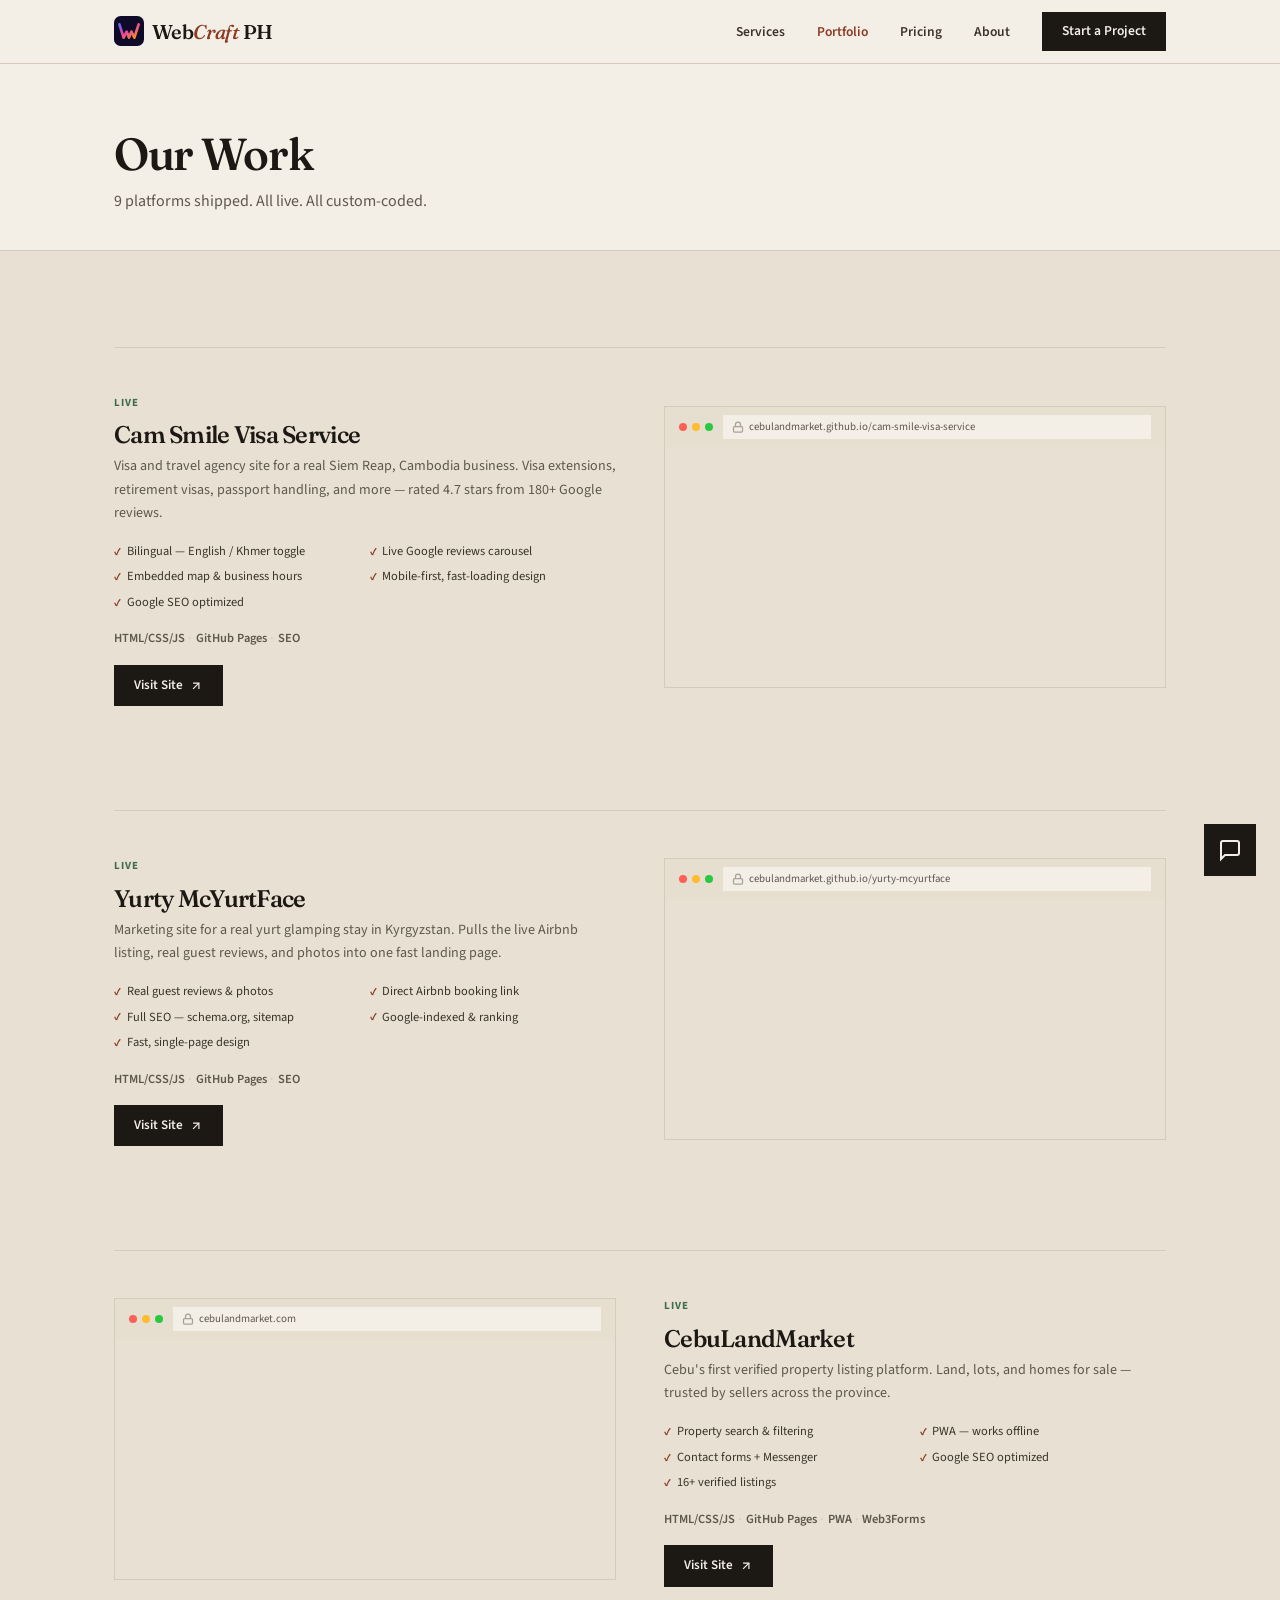
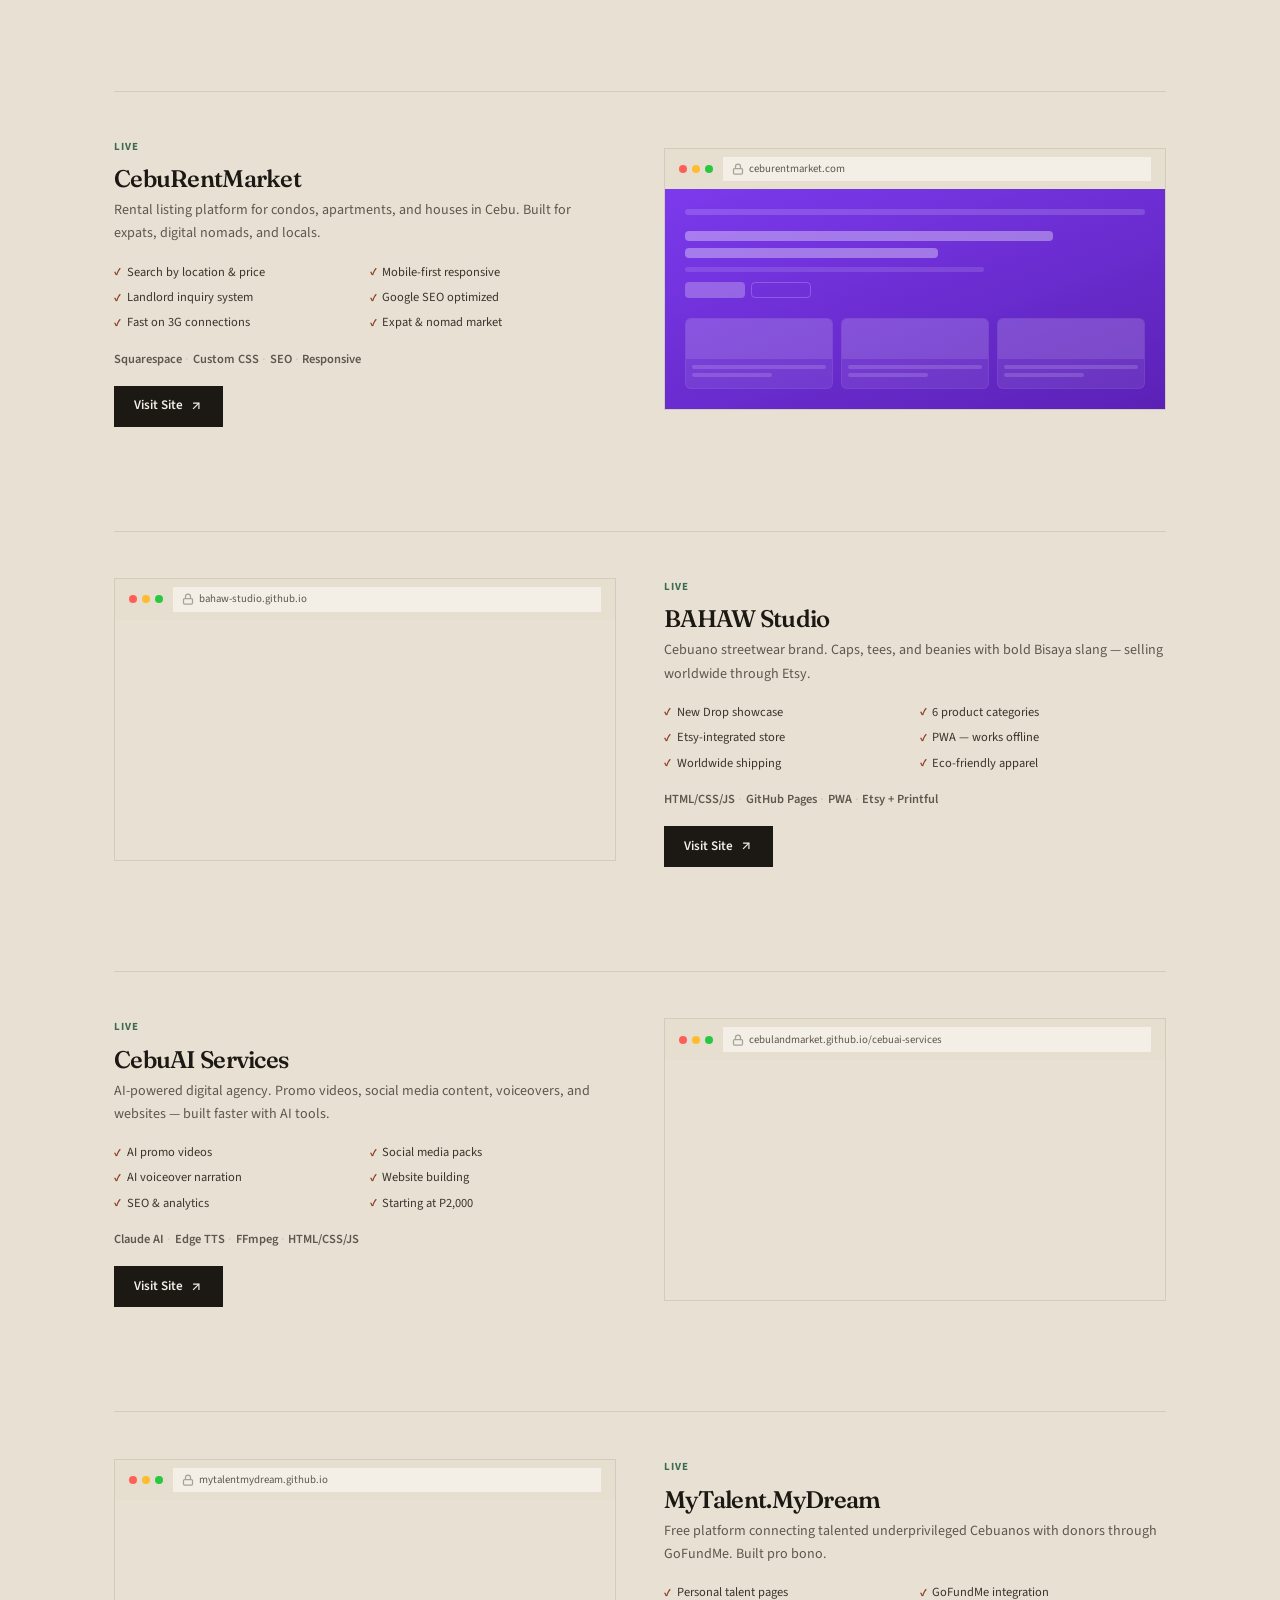
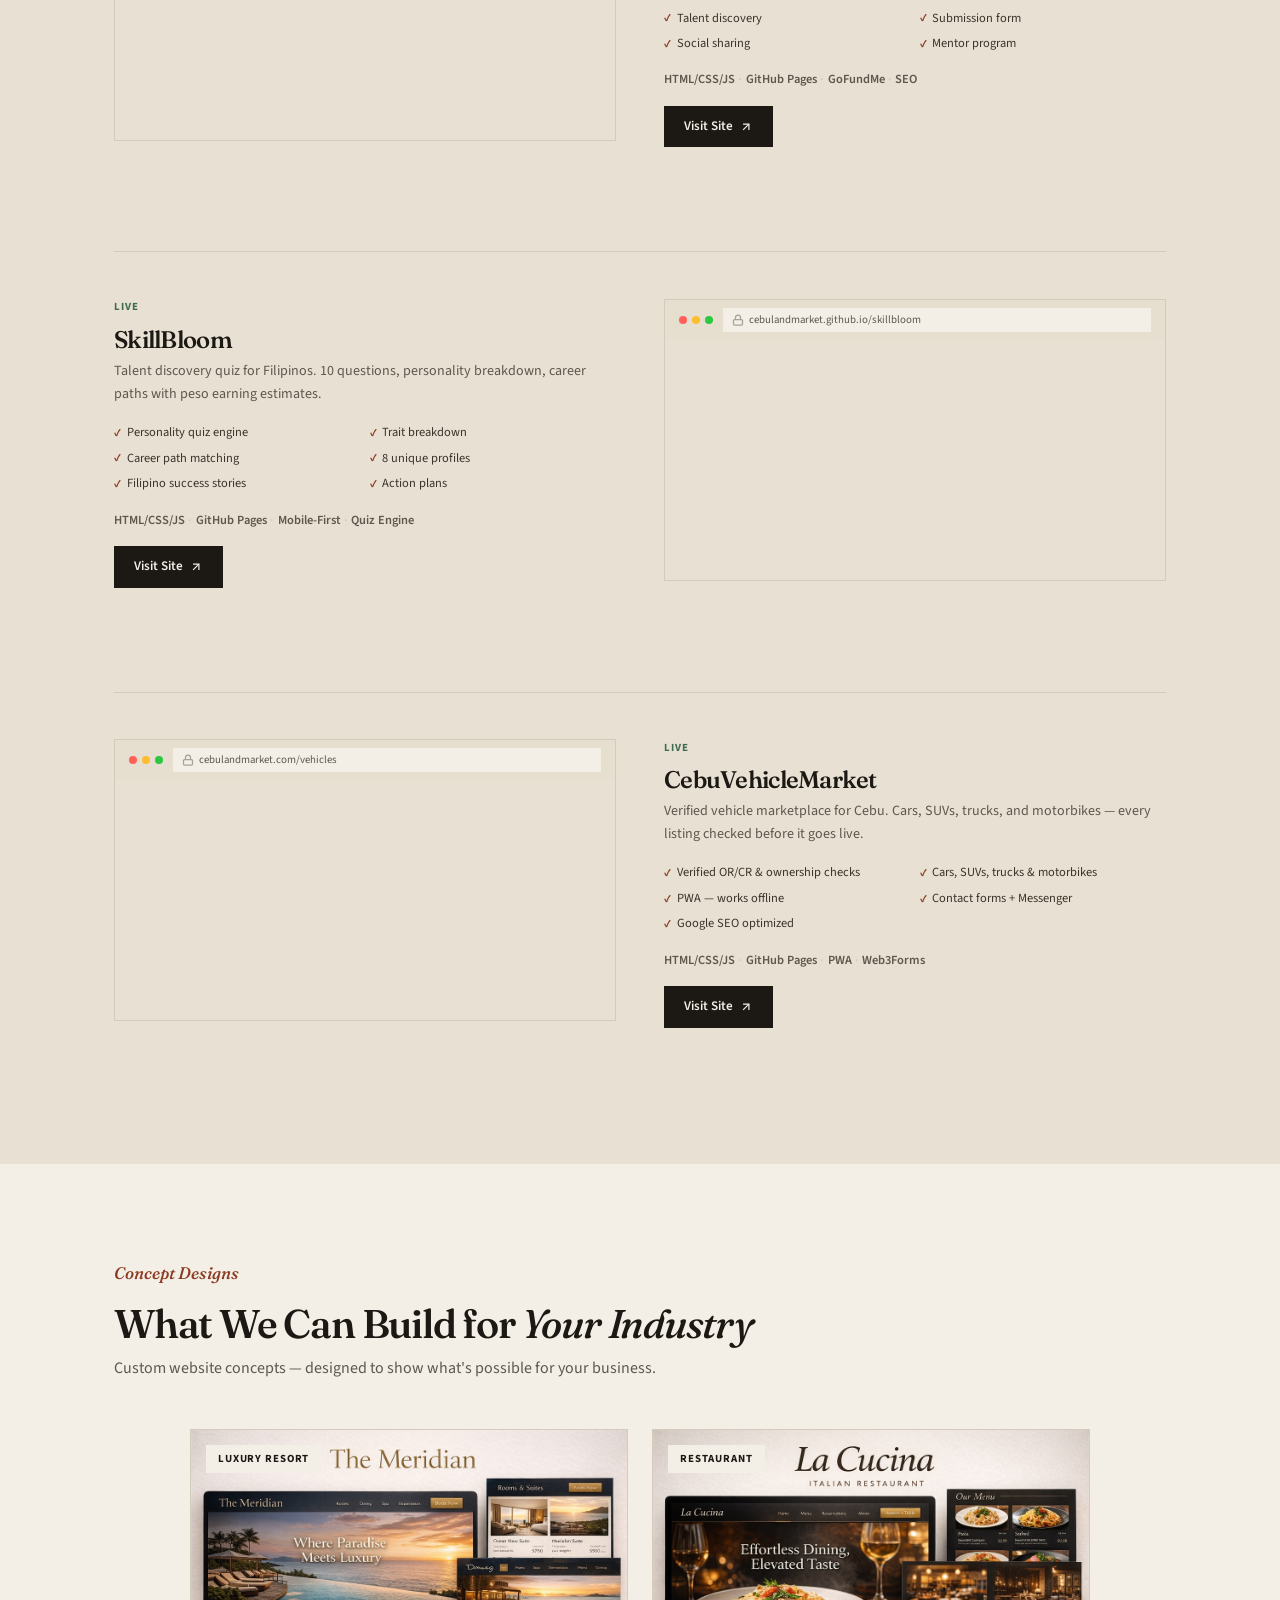
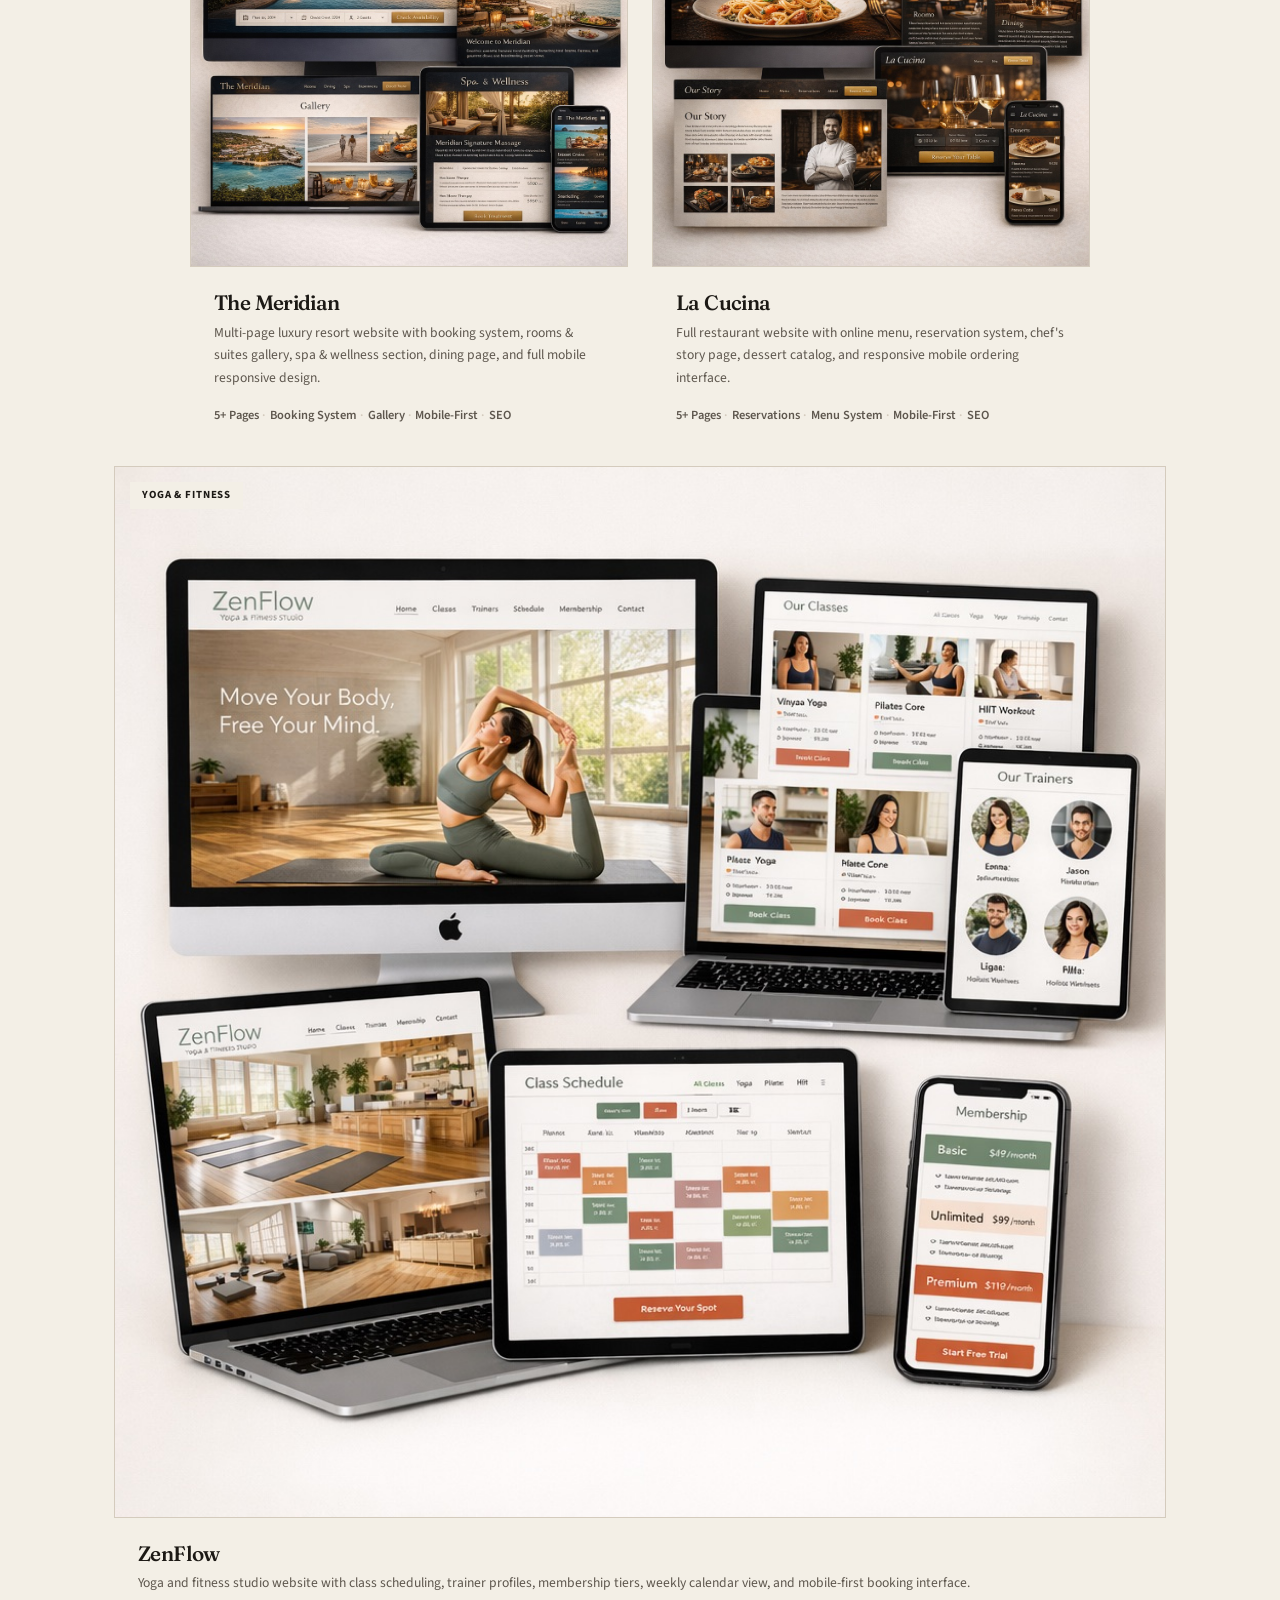
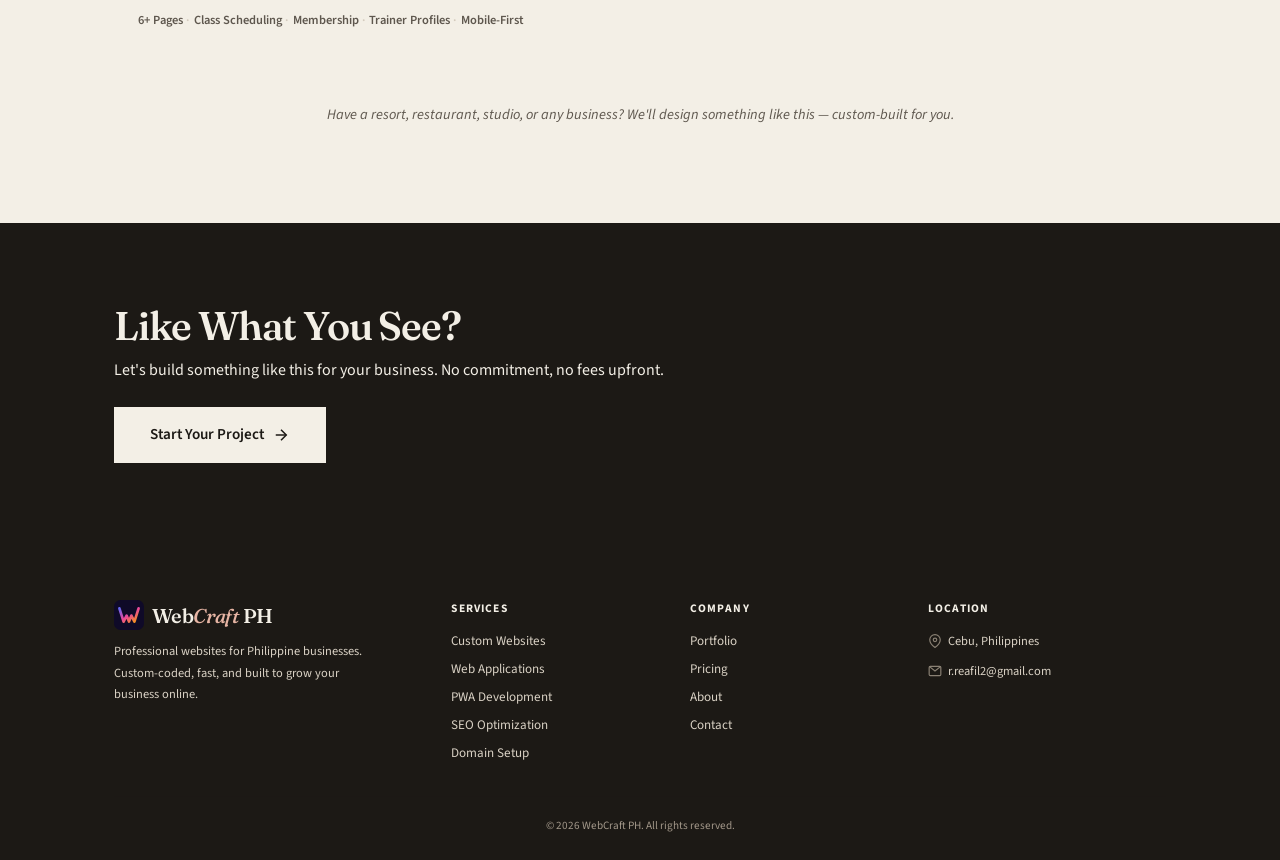
<file: work.html>
<!DOCTYPE html>
<html lang="en">
<head>
    <meta charset="UTF-8">
    <meta name="viewport" content="width=device-width, initial-scale=1.0">
    <meta name="google-site-verification" content="k2VYANWNN6AIgEUSfqQHsa1RRlEgW1Zc--ljbTb80EU" />
    <title>Our Work — WebCraft PH</title>
    <meta name="description" content="9 platforms shipped. All live. All custom-coded. See the websites and web apps we've built for Philippine businesses.">
    <meta property="og:title" content="Our Work — WebCraft PH">
    <meta property="og:description" content="9 platforms shipped. All live. All custom-coded. See the websites and web apps we've built for Philippine businesses.">
    <meta property="og:image" content="https://webcraftph.com/og-image.png?v=4">
    <meta property="og:url" content="https://webcraftph.com/work.html">
    <meta property="og:type" content="website">
    <meta name="twitter:card" content="summary_large_image">
    <meta name="twitter:title" content="Our Work — WebCraft PH">
    <meta name="twitter:description" content="9 platforms shipped. All live. All custom-coded. See the websites and web apps we've built for Philippine businesses.">
    <meta name="twitter:image" content="https://webcraftph.com/og-image.png?v=4">
    <link rel="preconnect" href="https://fonts.googleapis.com">
    <link rel="preconnect" href="https://fonts.gstatic.com" crossorigin>
    <link href="https://fonts.googleapis.com/css2?family=Fraunces:ital,opsz,wght@0,9..144,560;0,9..144,640;1,9..144,500&family=Source+Sans+3:ital,wght@0,400;0,600;0,700;1,400&display=swap" rel="stylesheet">
    <link rel="icon" href="/favicon.ico" sizes="32x32">
    <link rel="icon" href="images/logo.svg" type="image/svg+xml">
    <link rel="icon" type="image/png" sizes="192x192" href="/icon-192.png">
    <link rel="icon" type="image/png" sizes="512x512" href="/icon-512.png">
    <link rel="apple-touch-icon" sizes="180x180" href="/apple-touch-icon.png">
    <link rel="manifest" href="/site.webmanifest">
    <link rel="stylesheet" href="css/style.css">
    <link rel="stylesheet" href="css/studio.css">
    <link rel="canonical" href="https://webcraftph.com/work.html">
    <meta property="og:locale" content="en_PH">
</head>
<body>

    <!-- NAV -->
    <nav class="nav" id="nav">
        <div class="container nav-inner">
            <a href="index.html" class="logo">
                <img src="images/logo.svg" class="logo-cube" alt="WebCraft PH" width="30" height="30">
                <span class="logo-text">Web<span class="logo-highlight">Craft</span> PH</span>
            </a>
            <button class="menu-toggle" id="menuToggle" aria-label="Menu">
                <span></span><span></span><span></span>
            </button>
            <ul class="nav-links" id="navLinks">
                <li><a href="index.html#services">Services</a></li>
                <li><a href="work.html" class="active">Portfolio</a></li>
                <li><a href="index.html#pricing">Pricing</a></li>
                <li><a href="about.html">About</a></li>
                <li><a href="contact.html#contact" class="btn btn-nav">Start a Project</a></li>
            </ul>
            <button class="theme-toggle" id="themeToggle" aria-label="Toggle theme">
                <span class="toggle-icon sun">&#9728;</span>
                <span class="toggle-icon moon">&#9790;</span>
            </button>
        </div>
    </nav>

    <!-- PAGE BANNER -->
    <section class="page-banner">
        <div class="container">
            <h1>Our Work</h1>
            <p>9 platforms shipped. All live. All custom-coded.</p>
        </div>
    </section>

    <!-- PORTFOLIO -->
    <section id="portfolio" class="section section-alt">
        <div class="container">

            <!-- CAM SMILE VISA SERVICE -->
            <div class="showcase showcase-flip reveal">
                <div class="showcase-visual">
                    <div class="browser-mock">
                        <div class="bm-bar">
                            <div class="bm-dots"><i></i><i></i><i></i></div>
                            <div class="bm-url">
                                <svg width="12" height="12" viewBox="0 0 24 24" fill="none" stroke="currentColor" stroke-width="2.5"><rect x="3" y="11" width="18" height="11" rx="2"/><path d="M7 11V7a5 5 0 0110 0v4"/></svg>
                                cebulandmarket.github.io/cam-smile-visa-service
                            </div>
                        </div>
                        <div class="bm-body-iframe">
                            <iframe src="https://cebulandmarket.github.io/cam-smile-visa-service/" loading="lazy" title="Cam Smile Visa Service Preview"></iframe>
                        </div>
                    </div>
                </div>
                <div class="showcase-info">
                    <div class="showcase-badge badge-blue"><span class="badge-pulse pulse-blue"></span> Live</div>
                    <h3>Cam Smile Visa Service</h3>
                    <p>Visa and travel agency site for a real Siem Reap, Cambodia business. Visa extensions, retirement visas, passport handling, and more — rated 4.7 stars from 180+ Google reviews.</p>
                    <div class="feature-list">
                        <div class="fl"><span class="fl-check">&#10003;</span> Bilingual — English / Khmer toggle</div>
                        <div class="fl"><span class="fl-check">&#10003;</span> Live Google reviews carousel</div>
                        <div class="fl"><span class="fl-check">&#10003;</span> Embedded map & business hours</div>
                        <div class="fl"><span class="fl-check">&#10003;</span> Mobile-first, fast-loading design</div>
                        <div class="fl"><span class="fl-check">&#10003;</span> Google SEO optimized</div>
                    </div>
                    <div class="tech-stack">
                        <span>HTML/CSS/JS</span><span>GitHub Pages</span><span>SEO</span>
                    </div>
                    <a href="https://cebulandmarket.github.io/cam-smile-visa-service/" target="_blank" rel="noopener" class="btn btn-sm btn-blue">Visit Site <svg width="14" height="14" viewBox="0 0 24 24" fill="none" stroke="currentColor" stroke-width="2"><line x1="7" y1="17" x2="17" y2="7"/><polyline points="7 7 17 7 17 17"/></svg></a>
                </div>
            </div>

            <!-- YURTY MCYURTFACE -->
            <div class="showcase showcase-flip reveal">
                <div class="showcase-visual">
                    <div class="browser-mock">
                        <div class="bm-bar">
                            <div class="bm-dots"><i></i><i></i><i></i></div>
                            <div class="bm-url">
                                <svg width="12" height="12" viewBox="0 0 24 24" fill="none" stroke="currentColor" stroke-width="2.5"><rect x="3" y="11" width="18" height="11" rx="2"/><path d="M7 11V7a5 5 0 0110 0v4"/></svg>
                                cebulandmarket.github.io/yurty-mcyurtface
                            </div>
                        </div>
                        <div class="bm-body-iframe"><iframe src="https://cebulandmarket.github.io/yurty-mcyurtface/" loading="lazy" title="Yurty McYurtFace Preview"></iframe></div>
                    </div>
                </div>
                <div class="showcase-info">
                    <div class="showcase-badge badge-terracotta"><span class="badge-pulse pulse-terracotta"></span> Live</div>
                    <h3>Yurty McYurtFace</h3>
                    <p>Marketing site for a real yurt glamping stay in Kyrgyzstan. Pulls the live Airbnb listing, real guest reviews, and photos into one fast landing page.</p>
                    <div class="feature-list">
                        <div class="fl"><span class="fl-check">&#10003;</span> Real guest reviews & photos</div>
                        <div class="fl"><span class="fl-check">&#10003;</span> Direct Airbnb booking link</div>
                        <div class="fl"><span class="fl-check">&#10003;</span> Full SEO — schema.org, sitemap</div>
                        <div class="fl"><span class="fl-check">&#10003;</span> Google-indexed & ranking</div>
                        <div class="fl"><span class="fl-check">&#10003;</span> Fast, single-page design</div>
                    </div>
                    <div class="tech-stack"><span>HTML/CSS/JS</span><span>GitHub Pages</span><span>SEO</span></div>
                    <a href="https://cebulandmarket.github.io/yurty-mcyurtface/" target="_blank" rel="noopener" class="btn btn-sm btn-terracotta">Visit Site <svg width="14" height="14" viewBox="0 0 24 24" fill="none" stroke="currentColor" stroke-width="2"><line x1="7" y1="17" x2="17" y2="7"/><polyline points="7 7 17 7 17 17"/></svg></a>
                </div>
            </div>

            <!-- CLM -->
            <div class="showcase reveal">
                <div class="showcase-visual">
                    <div class="browser-mock">
                        <div class="bm-bar">
                            <div class="bm-dots"><i></i><i></i><i></i></div>
                            <div class="bm-url">
                                <svg width="12" height="12" viewBox="0 0 24 24" fill="none" stroke="currentColor" stroke-width="2.5"><rect x="3" y="11" width="18" height="11" rx="2"/><path d="M7 11V7a5 5 0 0110 0v4"/></svg>
                                cebulandmarket.com
                            </div>
                        </div>
                        <div class="bm-body-iframe">
                            <iframe src="https://cebulandmarket.com" loading="lazy" title="CebuLandMarket Preview"></iframe>
                        </div>
                    </div>
                </div>
                <div class="showcase-info">
                    <div class="showcase-badge badge-green"><span class="badge-pulse pulse-green"></span> Live</div>
                    <h3>CebuLandMarket</h3>
                    <p>Cebu's first verified property listing platform. Land, lots, and homes for sale — trusted by sellers across the province.</p>
                    <div class="feature-list">
                        <div class="fl"><span class="fl-check">&#10003;</span> Property search & filtering</div>
                        <div class="fl"><span class="fl-check">&#10003;</span> PWA — works offline</div>
                        <div class="fl"><span class="fl-check">&#10003;</span> Contact forms + Messenger</div>
                        <div class="fl"><span class="fl-check">&#10003;</span> Google SEO optimized</div>
                        <div class="fl"><span class="fl-check">&#10003;</span> 16+ verified listings</div>
                    </div>
                    <div class="tech-stack">
                        <span>HTML/CSS/JS</span><span>GitHub Pages</span><span>PWA</span><span>Web3Forms</span>
                    </div>
                    <a href="https://cebulandmarket.com" target="_blank" rel="noopener" class="btn btn-sm btn-green">Visit Site <svg width="14" height="14" viewBox="0 0 24 24" fill="none" stroke="currentColor" stroke-width="2"><line x1="7" y1="17" x2="17" y2="7"/><polyline points="7 7 17 7 17 17"/></svg></a>
                </div>
            </div>

            <!-- CRM -->
            <div class="showcase showcase-flip reveal">
                <div class="showcase-visual">
                    <div class="browser-mock">
                        <div class="bm-bar">
                            <div class="bm-dots"><i></i><i></i><i></i></div>
                            <div class="bm-url">
                                <svg width="12" height="12" viewBox="0 0 24 24" fill="none" stroke="currentColor" stroke-width="2.5"><rect x="3" y="11" width="18" height="11" rx="2"/><path d="M7 11V7a5 5 0 0110 0v4"/></svg>
                                ceburentmarket.com
                            </div>
                        </div>
                        <div class="bm-body crm-body">
                            <div class="mock-nav"></div>
                            <div class="mock-hero-section"><div class="mock-h1"></div><div class="mock-h1 short"></div><div class="mock-p"></div><div class="mock-btn-row"><div class="mock-btn"></div><div class="mock-btn ghost"></div></div></div>
                            <div class="mock-cards"><div class="mock-listing"><div class="mock-img"></div><div class="mock-info"><div class="mock-line"></div><div class="mock-line sm"></div></div></div><div class="mock-listing"><div class="mock-img"></div><div class="mock-info"><div class="mock-line"></div><div class="mock-line sm"></div></div></div><div class="mock-listing"><div class="mock-img"></div><div class="mock-info"><div class="mock-line"></div><div class="mock-line sm"></div></div></div></div>
                        </div>
                    </div>
                </div>
                <div class="showcase-info">
                    <div class="showcase-badge badge-purple"><span class="badge-pulse pulse-purple"></span> Live</div>
                    <h3>CebuRentMarket</h3>
                    <p>Rental listing platform for condos, apartments, and houses in Cebu. Built for expats, digital nomads, and locals.</p>
                    <div class="feature-list">
                        <div class="fl"><span class="fl-check">&#10003;</span> Search by location & price</div>
                        <div class="fl"><span class="fl-check">&#10003;</span> Mobile-first responsive</div>
                        <div class="fl"><span class="fl-check">&#10003;</span> Landlord inquiry system</div>
                        <div class="fl"><span class="fl-check">&#10003;</span> Google SEO optimized</div>
                        <div class="fl"><span class="fl-check">&#10003;</span> Fast on 3G connections</div>
                        <div class="fl"><span class="fl-check">&#10003;</span> Expat & nomad market</div>
                    </div>
                    <div class="tech-stack"><span>Squarespace</span><span>Custom CSS</span><span>SEO</span><span>Responsive</span></div>
                    <a href="https://ceburentmarket.com" target="_blank" rel="noopener" class="btn btn-sm btn-purple">Visit Site <svg width="14" height="14" viewBox="0 0 24 24" fill="none" stroke="currentColor" stroke-width="2"><line x1="7" y1="17" x2="17" y2="7"/><polyline points="7 7 17 7 17 17"/></svg></a>
                </div>
            </div>

            <!-- BAHAW -->
            <div class="showcase reveal">
                <div class="showcase-visual">
                    <div class="browser-mock">
                        <div class="bm-bar">
                            <div class="bm-dots"><i></i><i></i><i></i></div>
                            <div class="bm-url">
                                <svg width="12" height="12" viewBox="0 0 24 24" fill="none" stroke="currentColor" stroke-width="2.5"><rect x="3" y="11" width="18" height="11" rx="2"/><path d="M7 11V7a5 5 0 0110 0v4"/></svg>
                                bahaw-studio.github.io
                            </div>
                        </div>
                        <div class="bm-body-iframe"><iframe src="https://bahaw-studio.github.io" loading="lazy" title="BAHAW Studio Preview"></iframe></div>
                    </div>
                </div>
                <div class="showcase-info">
                    <div class="showcase-badge badge-brown"><span class="badge-pulse pulse-brown"></span> Live</div>
                    <h3>BAHAW Studio</h3>
                    <p>Cebuano streetwear brand. Caps, tees, and beanies with bold Bisaya slang — selling worldwide through Etsy.</p>
                    <div class="feature-list">
                        <div class="fl"><span class="fl-check">&#10003;</span> New Drop showcase</div>
                        <div class="fl"><span class="fl-check">&#10003;</span> 6 product categories</div>
                        <div class="fl"><span class="fl-check">&#10003;</span> Etsy-integrated store</div>
                        <div class="fl"><span class="fl-check">&#10003;</span> PWA — works offline</div>
                        <div class="fl"><span class="fl-check">&#10003;</span> Worldwide shipping</div>
                        <div class="fl"><span class="fl-check">&#10003;</span> Eco-friendly apparel</div>
                    </div>
                    <div class="tech-stack"><span>HTML/CSS/JS</span><span>GitHub Pages</span><span>PWA</span><span>Etsy + Printful</span></div>
                    <a href="https://bahaw-studio.github.io" target="_blank" rel="noopener" class="btn btn-sm btn-brown">Visit Site <svg width="14" height="14" viewBox="0 0 24 24" fill="none" stroke="currentColor" stroke-width="2"><line x1="7" y1="17" x2="17" y2="7"/><polyline points="7 7 17 7 17 17"/></svg></a>
                </div>
            </div>

            <!-- CEBUAI -->
            <div class="showcase showcase-flip reveal">
                <div class="showcase-visual">
                    <div class="browser-mock">
                        <div class="bm-bar">
                            <div class="bm-dots"><i></i><i></i><i></i></div>
                            <div class="bm-url">
                                <svg width="12" height="12" viewBox="0 0 24 24" fill="none" stroke="currentColor" stroke-width="2.5"><rect x="3" y="11" width="18" height="11" rx="2"/><path d="M7 11V7a5 5 0 0110 0v4"/></svg>
                                cebulandmarket.github.io/cebuai-services
                            </div>
                        </div>
                        <div class="bm-body-iframe"><iframe src="https://cebulandmarket.github.io/cebuai-services/" loading="lazy" title="CebuAI Services Preview"></iframe></div>
                    </div>
                </div>
                <div class="showcase-info">
                    <div class="showcase-badge badge-cyan"><span class="badge-pulse pulse-cyan"></span> Live</div>
                    <h3>CebuAI Services</h3>
                    <p>AI-powered digital agency. Promo videos, social media content, voiceovers, and websites — built faster with AI tools.</p>
                    <div class="feature-list">
                        <div class="fl"><span class="fl-check">&#10003;</span> AI promo videos</div>
                        <div class="fl"><span class="fl-check">&#10003;</span> Social media packs</div>
                        <div class="fl"><span class="fl-check">&#10003;</span> AI voiceover narration</div>
                        <div class="fl"><span class="fl-check">&#10003;</span> Website building</div>
                        <div class="fl"><span class="fl-check">&#10003;</span> SEO & analytics</div>
                        <div class="fl"><span class="fl-check">&#10003;</span> Starting at P2,000</div>
                    </div>
                    <div class="tech-stack"><span>Claude AI</span><span>Edge TTS</span><span>FFmpeg</span><span>HTML/CSS/JS</span></div>
                    <a href="https://cebulandmarket.github.io/cebuai-services/" target="_blank" rel="noopener" class="btn btn-sm btn-cyan">Visit Site <svg width="14" height="14" viewBox="0 0 24 24" fill="none" stroke="currentColor" stroke-width="2"><line x1="7" y1="17" x2="17" y2="7"/><polyline points="7 7 17 7 17 17"/></svg></a>
                </div>
            </div>

            <!-- MTMD -->
            <div class="showcase reveal">
                <div class="showcase-visual">
                    <div class="browser-mock">
                        <div class="bm-bar">
                            <div class="bm-dots"><i></i><i></i><i></i></div>
                            <div class="bm-url">
                                <svg width="12" height="12" viewBox="0 0 24 24" fill="none" stroke="currentColor" stroke-width="2.5"><rect x="3" y="11" width="18" height="11" rx="2"/><path d="M7 11V7a5 5 0 0110 0v4"/></svg>
                                mytalentmydream.github.io
                            </div>
                        </div>
                        <div class="bm-body-iframe"><iframe src="https://mytalentmydream.github.io/" loading="lazy" title="MyTalentMyDream Preview"></iframe></div>
                    </div>
                </div>
                <div class="showcase-info">
                    <div class="showcase-badge badge-amber"><span class="badge-pulse pulse-amber"></span> Live</div>
                    <h3>MyTalent.MyDream</h3>
                    <p>Free platform connecting talented underprivileged Cebuanos with donors through GoFundMe. Built pro bono.</p>
                    <div class="feature-list">
                        <div class="fl"><span class="fl-check">&#10003;</span> Personal talent pages</div>
                        <div class="fl"><span class="fl-check">&#10003;</span> GoFundMe integration</div>
                        <div class="fl"><span class="fl-check">&#10003;</span> Talent discovery</div>
                        <div class="fl"><span class="fl-check">&#10003;</span> Submission form</div>
                        <div class="fl"><span class="fl-check">&#10003;</span> Social sharing</div>
                        <div class="fl"><span class="fl-check">&#10003;</span> Mentor program</div>
                    </div>
                    <div class="tech-stack"><span>HTML/CSS/JS</span><span>GitHub Pages</span><span>GoFundMe</span><span>SEO</span></div>
                    <a href="https://mytalentmydream.github.io/" target="_blank" rel="noopener" class="btn btn-sm btn-amber">Visit Site <svg width="14" height="14" viewBox="0 0 24 24" fill="none" stroke="currentColor" stroke-width="2"><line x1="7" y1="17" x2="17" y2="7"/><polyline points="7 7 17 7 17 17"/></svg></a>
                </div>
            </div>

            <!-- SKILLBLOOM -->
            <div class="showcase showcase-flip reveal">
                <div class="showcase-visual">
                    <div class="browser-mock">
                        <div class="bm-bar">
                            <div class="bm-dots"><i></i><i></i><i></i></div>
                            <div class="bm-url">
                                <svg width="12" height="12" viewBox="0 0 24 24" fill="none" stroke="currentColor" stroke-width="2.5"><rect x="3" y="11" width="18" height="11" rx="2"/><path d="M7 11V7a5 5 0 0110 0v4"/></svg>
                                cebulandmarket.github.io/skillbloom
                            </div>
                        </div>
                        <div class="bm-body-iframe"><iframe src="https://cebulandmarket.github.io/skillbloom/" loading="lazy" title="SkillBloom Preview"></iframe></div>
                    </div>
                </div>
                <div class="showcase-info">
                    <div class="showcase-badge badge-emerald"><span class="badge-pulse pulse-emerald"></span> Live</div>
                    <h3>SkillBloom</h3>
                    <p>Talent discovery quiz for Filipinos. 10 questions, personality breakdown, career paths with peso earning estimates.</p>
                    <div class="feature-list">
                        <div class="fl"><span class="fl-check">&#10003;</span> Personality quiz engine</div>
                        <div class="fl"><span class="fl-check">&#10003;</span> Trait breakdown</div>
                        <div class="fl"><span class="fl-check">&#10003;</span> Career path matching</div>
                        <div class="fl"><span class="fl-check">&#10003;</span> 8 unique profiles</div>
                        <div class="fl"><span class="fl-check">&#10003;</span> Filipino success stories</div>
                        <div class="fl"><span class="fl-check">&#10003;</span> Action plans</div>
                    </div>
                    <div class="tech-stack"><span>HTML/CSS/JS</span><span>GitHub Pages</span><span>Mobile-First</span><span>Quiz Engine</span></div>
                    <a href="https://cebulandmarket.github.io/skillbloom/" target="_blank" rel="noopener" class="btn btn-sm btn-emerald">Visit Site <svg width="14" height="14" viewBox="0 0 24 24" fill="none" stroke="currentColor" stroke-width="2"><line x1="7" y1="17" x2="17" y2="7"/><polyline points="7 7 17 7 17 17"/></svg></a>
                </div>
            </div>

            <!-- CVM -->
            <div class="showcase reveal">
                <div class="showcase-visual">
                    <div class="browser-mock">
                        <div class="bm-bar">
                            <div class="bm-dots"><i></i><i></i><i></i></div>
                            <div class="bm-url">
                                <svg width="12" height="12" viewBox="0 0 24 24" fill="none" stroke="currentColor" stroke-width="2.5"><rect x="3" y="11" width="18" height="11" rx="2"/><path d="M7 11V7a5 5 0 0110 0v4"/></svg>
                                cebulandmarket.com/vehicles
                            </div>
                        </div>
                        <div class="bm-body-iframe">
                            <iframe src="https://cebulandmarket.com/vehicles/index.html" loading="lazy" title="CebuVehicleMarket Preview"></iframe>
                        </div>
                    </div>
                </div>
                <div class="showcase-info">
                    <div class="showcase-badge badge-navy"><span class="badge-pulse pulse-navy"></span> Live</div>
                    <h3>CebuVehicleMarket</h3>
                    <p>Verified vehicle marketplace for Cebu. Cars, SUVs, trucks, and motorbikes — every listing checked before it goes live.</p>
                    <div class="feature-list">
                        <div class="fl"><span class="fl-check">&#10003;</span> Verified OR/CR & ownership checks</div>
                        <div class="fl"><span class="fl-check">&#10003;</span> Cars, SUVs, trucks & motorbikes</div>
                        <div class="fl"><span class="fl-check">&#10003;</span> PWA — works offline</div>
                        <div class="fl"><span class="fl-check">&#10003;</span> Contact forms + Messenger</div>
                        <div class="fl"><span class="fl-check">&#10003;</span> Google SEO optimized</div>
                    </div>
                    <div class="tech-stack">
                        <span>HTML/CSS/JS</span><span>GitHub Pages</span><span>PWA</span><span>Web3Forms</span>
                    </div>
                    <a href="https://cebulandmarket.com/vehicles/index.html" target="_blank" rel="noopener" class="btn btn-sm btn-navy">Visit Site <svg width="14" height="14" viewBox="0 0 24 24" fill="none" stroke="currentColor" stroke-width="2"><line x1="7" y1="17" x2="17" y2="7"/><polyline points="7 7 17 7 17 17"/></svg></a>
                </div>
            </div>
        </div>
    </section>

    <!-- CONCEPT DESIGNS -->
    <section class="section">
        <div class="container">
            <div class="section-header reveal">
                <p class="section-tag">Concept Designs</p>
                <h2>What We Can Build for <span class="gradient-text">Your Industry</span></h2>
                <p>Custom website concepts — designed to show what's possible for your business.</p>
            </div>

            <div class="mockup-grid reveal">
                <div class="mockup-card">
                    <div class="mockup-badge">Luxury Resort</div>
                    <img src="images/mockup-meridian.jpg" alt="The Meridian — Luxury Resort Website Concept" loading="lazy">
                    <div class="mockup-info">
                        <h3>The Meridian</h3>
                        <p>Multi-page luxury resort website with booking system, rooms & suites gallery, spa & wellness section, dining page, and full mobile responsive design.</p>
                        <div class="tech-stack">
                            <span>5+ Pages</span><span>Booking System</span><span>Gallery</span><span>Mobile-First</span><span>SEO</span>
                        </div>
                    </div>
                </div>
                <div class="mockup-card">
                    <div class="mockup-badge">Restaurant</div>
                    <img src="images/mockup-lacucina.jpg" alt="La Cucina — Italian Restaurant Website Concept" loading="lazy">
                    <div class="mockup-info">
                        <h3>La Cucina</h3>
                        <p>Full restaurant website with online menu, reservation system, chef's story page, dessert catalog, and responsive mobile ordering interface.</p>
                        <div class="tech-stack">
                            <span>5+ Pages</span><span>Reservations</span><span>Menu System</span><span>Mobile-First</span><span>SEO</span>
                        </div>
                    </div>
                </div>
            </div>

                <div class="mockup-card mockup-full">
                    <div class="mockup-badge">Yoga & Fitness</div>
                    <img src="images/mockup-zenflow.jpg" alt="ZenFlow — Yoga & Fitness Studio Website Concept" loading="lazy">
                    <div class="mockup-info">
                        <h3>ZenFlow</h3>
                        <p>Yoga and fitness studio website with class scheduling, trainer profiles, membership tiers, weekly calendar view, and mobile-first booking interface.</p>
                        <div class="tech-stack">
                            <span>6+ Pages</span><span>Class Scheduling</span><span>Membership</span><span>Trainer Profiles</span><span>Mobile-First</span>
                        </div>
                    </div>
                </div>
            </div>

            <p class="mockup-note reveal">Have a resort, restaurant, studio, or any business? We'll design something like this — custom-built for you.</p>
        </div>
    </section>

    <!-- CTA BANNER -->
    <section class="cta-banner">
        <div class="container">
            <h2>Like What You See?</h2>
            <p>Let's build something like this for your business. No commitment, no fees upfront.</p>
            <a href="contact.html#contact" class="btn btn-primary btn-lg">Start Your Project <svg width="18" height="18" viewBox="0 0 24 24" fill="none" stroke="currentColor" stroke-width="2"><line x1="5" y1="12" x2="19" y2="12"/><polyline points="12 5 19 12 12 19"/></svg></a>
        </div>
    </section>

    <!-- FLOATING CHAT -->
    <a href="contact.html#contact" class="float-chat" id="floatChat" title="Start a project">
        <svg width="24" height="24" viewBox="0 0 24 24" fill="none" stroke="currentColor" stroke-width="2"><path d="M21 15a2 2 0 01-2 2H7l-4 4V5a2 2 0 012-2h14a2 2 0 012 2z"/></svg>
    </a>

    <!-- FOOTER -->
    <footer class="footer">
        <div class="container">
            <div class="footer-grid">
                <div class="footer-brand">
                    <a href="index.html" class="logo"><img src="images/logo.svg" class="logo-cube" alt="WebCraft PH" width="30" height="30"><span class="logo-text">Web<span class="logo-highlight">Craft</span> PH</span></a>
                    <p>Professional websites for Philippine businesses. Custom-coded, fast, and built to grow your business online.</p>
                </div>
                <div class="footer-col">
                    <h4>Services</h4>
                    <a href="index.html#services">Custom Websites</a>
                    <a href="index.html#services">Web Applications</a>
                    <a href="index.html#services">PWA Development</a>
                    <a href="index.html#services">SEO Optimization</a>
                    <a href="index.html#services">Domain Setup</a>
                </div>
                <div class="footer-col">
                    <h4>Company</h4>
                    <a href="work.html">Portfolio</a>
                    <a href="index.html#pricing">Pricing</a>
                    <a href="about.html">About</a>
                    <a href="contact.html#contact">Contact</a>
                </div>
                <div class="footer-col">
                    <h4>Location</h4>
                    <div class="footer-address"><svg width="14" height="14" viewBox="0 0 24 24" fill="none" stroke="currentColor" stroke-width="2"><path d="M21 10c0 7-9 13-9 13s-9-6-9-13a9 9 0 0118 0z"/><circle cx="12" cy="10" r="3"/></svg> Cebu, Philippines</div>
                    <div class="footer-address"><svg width="14" height="14" viewBox="0 0 24 24" fill="none" stroke="currentColor" stroke-width="2"><rect x="2" y="4" width="20" height="16" rx="2"/><path d="M22 4l-10 8L2 4"/></svg> r.reafil2@gmail.com</div>
                </div>
            </div>
            <div class="footer-bottom">
                <p>&copy; 2026 WebCraft PH. All rights reserved.</p>
            </div>
        </div>
    </footer>

    <script src="js/main.js"></script>
    <script data-goatcounter="https://webcraftph.goatcounter.com/count" async src="//gc.zgo.at/count.js"></script>
</body>
</html>
</file>
<file: css/style.css>
/* ========== RESET ========== */
*,*::before,*::after{box-sizing:border-box;margin:0;padding:0}

:root{
    --primary:#6366f1;--primary-dark:#4f46e5;--primary-light:#818cf8;
    --accent:#22d3ee;--green:#10b981;--purple:#a78bfa;--orange:#fb923c;
    --bg:#0a0a1a;--bg-alt:#111127;--bg-card:#16163a;
    --gray:#9ca3af;--gray-light:#d1d5db;--gray-dark:#6b7280;
    --white:#ffffff;
    --border:rgba(255,255,255,0.08);
    --radius:14px;--radius-sm:10px;--radius-xs:6px;
    --font:'Inter',system-ui,-apple-system,sans-serif;
    --mono:'JetBrains Mono','Fira Code',monospace;
}

html{scroll-behavior:smooth}
body{font-family:var(--font);color:var(--gray-light);line-height:1.65;background:var(--bg);-webkit-font-smoothing:antialiased;overflow-x:hidden}
.container{max-width:1100px;margin:0 auto;padding:0 1.5rem}
h1,h2,h3{line-height:1.15;letter-spacing:-0.02em;color:var(--white)}
h1{font-size:clamp(2.2rem,5.5vw,3.8rem);font-weight:800}
h2{font-size:clamp(1.6rem,3.5vw,2.5rem);font-weight:700}
h3{font-size:1.15rem;font-weight:600}
a{color:var(--primary-light);text-decoration:none}

/* ========== ANIMATIONS ========== */
.reveal{opacity:0;transform:translateY(30px);transition:opacity .7s ease,transform .7s ease}
.reveal.visible{opacity:1;transform:translateY(0)}

/* Staggered card animations */
.reveal.visible .bento-card,
.reveal.visible .proc-card,
.reveal.visible .p3-card,
.reveal.visible .result-card{opacity:0;animation:cardSlideUp .6s ease forwards}
.reveal.visible .bento-card:nth-child(1),.reveal.visible .proc-card:nth-child(1),.reveal.visible .p3-card:nth-child(1),.reveal.visible .result-card:nth-child(1){animation-delay:.05s}
.reveal.visible .bento-card:nth-child(2),.reveal.visible .proc-card:nth-child(2),.reveal.visible .p3-card:nth-child(2),.reveal.visible .result-card:nth-child(2){animation-delay:.12s}
.reveal.visible .bento-card:nth-child(3),.reveal.visible .proc-card:nth-child(3),.reveal.visible .p3-card:nth-child(3),.reveal.visible .result-card:nth-child(3){animation-delay:.19s}
.reveal.visible .bento-card:nth-child(4),.reveal.visible .result-card:nth-child(4){animation-delay:.26s}
.reveal.visible .bento-card:nth-child(5),.reveal.visible .result-card:nth-child(5){animation-delay:.33s}
.reveal.visible .result-card:nth-child(6){animation-delay:.4s}
@keyframes cardSlideUp{from{opacity:0;transform:translateY(24px)}to{opacity:1;transform:translateY(0)}}

/* Gradient text shimmer for key headings */
.gradient-text{background:linear-gradient(90deg,var(--primary-light),var(--accent),var(--purple),var(--primary-light));background-size:300% 100%;-webkit-background-clip:text;-webkit-text-fill-color:transparent;background-clip:text;animation:shimmer 6s ease infinite}
@keyframes shimmer{0%,100%{background-position:0% 50%}50%{background-position:100% 50%}}

/* Hero entrance sequence */
@keyframes heroFade{from{opacity:0}to{opacity:1}}
@keyframes heroSlide{from{opacity:0;transform:translateY(20px)}to{opacity:1;transform:translateY(0)}}

/* Trusted logos slide */
.trusted-logos{animation:fadeSlideRight 1s ease .3s both}
@keyframes fadeSlideRight{from{opacity:0;transform:translateX(-20px)}to{opacity:1;transform:translateX(0)}}

/* Showcase slide-in from sides */
.showcase.reveal{transform:translateX(-40px);opacity:0}
.showcase.showcase-flip.reveal{transform:translateX(40px);opacity:0}
.showcase.reveal.visible,.showcase.showcase-flip.reveal.visible{transform:translateX(0);opacity:1;transition:opacity .8s ease,transform .8s ease}

/* Floating badge pulse */
.showcase-badge{animation:badgePulse 3s ease infinite}
@keyframes badgePulse{0%,100%{box-shadow:0 0 0 0 transparent}50%{box-shadow:0 0 12px rgba(99,102,241,0.15)}}

/* Smooth hover lift on all interactive cards */
.showcase:hover{box-shadow:0 20px 60px rgba(0,0,0,0.3);border-color:rgba(99,102,241,0.15);transition:box-shadow .4s,border-color .4s}

/* ========== PHOTO SECTIONS ========== */
.photo-section{position:relative;overflow:hidden}
.photo-section::before{content:'';position:absolute;inset:0;z-index:0}
.photo-section .container{position:relative;z-index:1}

.photo-problem{background:url('../images/problem-bg.jpg') center/cover no-repeat fixed}
.photo-problem::before{background:rgba(6,6,20,0.85)}

.photo-process{background:url('../images/process-bg.jpg') center/cover no-repeat fixed}
.photo-process::before{background:rgba(6,6,20,0.82)}

/* Purple diamond/chevron background for the About banner */
.photo-about{background:url('../images/about-bg-purple.jpg') center/cover no-repeat fixed}
.photo-about::before{background:rgba(6,6,20,0.42)}

.photo-results{background:url('../images/results-bg.jpg') center/cover no-repeat fixed}
.photo-results::before{background:rgba(6,6,20,0.78)}

.photo-contact{background:url('../images/contact-bg.jpg') center/cover no-repeat fixed}
.photo-contact::before{background:rgba(6,6,20,0.83)}

/* Disable parallax on mobile (performance) */
@media(max-width:768px){
    .photo-problem,.photo-process,.photo-about,.photo-results,.photo-contact{background-attachment:scroll}
}

.photo-section .section-header h2,.photo-section .section-header p:not(.section-tag),
.photo-section .contact-left h2,.photo-section .contact-left > p,
.photo-section .cp,.photo-section .contact-link{color:#e5e7eb}
.photo-section .section-header h2,.photo-section .contact-left h2{color:#ffffff}
.photo-section .result-card,.photo-section .about-card,.photo-section .contact-right{background:rgba(10,10,26,0.65);backdrop-filter:blur(16px);border-color:rgba(255,255,255,0.1)}
.photo-section .proc-card{background:rgba(10,10,26,0.7);backdrop-filter:blur(16px);border-color:rgba(255,255,255,0.1)}
.photo-section .problem-card{background:rgba(10,10,26,0.65);backdrop-filter:blur(16px);border-color:rgba(255,255,255,0.1)}

/* ========== BUTTONS ========== */
.btn{display:inline-flex;align-items:center;justify-content:center;gap:.5rem;padding:.75rem 1.8rem;border-radius:var(--radius-sm);font-weight:600;font-size:.9rem;cursor:pointer;transition:all .25s ease;border:1.5px solid transparent;text-align:center}
.btn-lg{padding:.9rem 2.2rem;font-size:.95rem}
.btn-primary{background:var(--primary);color:var(--white);border-color:var(--primary);box-shadow:0 4px 16px rgba(99,102,241,0.3)}
.btn-primary:hover{background:var(--primary-dark);border-color:var(--primary-dark);transform:translateY(-3px);box-shadow:0 12px 32px rgba(99,102,241,0.4)}
.btn-outline{background:transparent;color:var(--white);border-color:rgba(255,255,255,0.2)}
.btn-outline:hover{border-color:rgba(255,255,255,0.4);background:rgba(255,255,255,0.05);transform:translateY(-2px)}
.btn-sm{padding:.55rem 1.2rem;font-size:.82rem;border-radius:var(--radius-xs);gap:.35rem}
.btn-full{width:100%}
.btn-nav{background:var(--primary);color:var(--white)!important;padding:.45rem 1.2rem;border-radius:var(--radius-sm)}
.btn-nav:hover{background:var(--primary-dark);transform:translateY(-2px)}

.btn-green{background:#0e7c4a;color:var(--white);border-color:#0e7c4a}.btn-green:hover{background:#0a6038;transform:translateY(-2px)}
.btn-purple{background:#7c3aed;color:var(--white);border-color:#7c3aed}.btn-purple:hover{background:#6d28d9;transform:translateY(-2px)}
.btn-brown{background:#8B7355;color:var(--white);border-color:#8B7355}.btn-brown:hover{background:#6d5a43;transform:translateY(-2px)}
.btn-cyan{background:#0891b2;color:var(--white);border-color:#0891b2}.btn-cyan:hover{background:#0e7490;transform:translateY(-2px)}
.btn-amber{background:#d97706;color:var(--white);border-color:#d97706}.btn-amber:hover{background:#b45309;transform:translateY(-2px)}
.btn-emerald{background:#16a34a;color:var(--white);border-color:#16a34a}.btn-emerald:hover{background:#15803d;transform:translateY(-2px)}
.btn-navy{background:#1e40af;color:var(--white);border-color:#1e40af}.btn-navy:hover{background:#1e3a8a;transform:translateY(-2px)}
.btn-terracotta{background:#c2622d;color:var(--white);border-color:#c2622d}.btn-terracotta:hover{background:#9e4e22;transform:translateY(-2px)}
.btn-blue{background:#2563eb;color:var(--white);border-color:#2563eb}.btn-blue:hover{background:#1d4ed8;transform:translateY(-2px)}

/* ========== NAV ========== */
.nav{position:fixed;top:0;left:0;right:0;z-index:1000;padding:.75rem 0;transition:all .3s}
.nav.scrolled{background:rgba(10,10,26,0.95);backdrop-filter:blur(16px);border-bottom:1px solid var(--border)}
.nav-inner{display:flex;align-items:center;justify-content:space-between}
.logo{display:flex;align-items:center;gap:.5rem;color:var(--white);font-size:1.15rem;font-weight:800}
.logo-cube{display:inline-block;width:30px;height:30px;border-radius:8px;object-fit:contain}
.logo-highlight{color:var(--primary-light)}
.nav-links{display:flex;align-items:center;list-style:none;gap:2rem}
.nav-links a{color:var(--gray);font-weight:500;font-size:.85rem;transition:color .2s}
.nav-links a:hover{color:var(--white)}
.nav-links .btn::after{display:none}
.menu-toggle{display:none;flex-direction:column;justify-content:space-between;background:none;border:none;cursor:pointer;width:24px;height:16px}
.menu-toggle span{display:block;width:100%;height:2px;background:var(--white);border-radius:2px;transition:.3s}

/* ========== HERO (portrait style) ========== */
.hero-portrait{position:relative;min-height:100vh;padding:7rem 0 3rem;overflow:hidden;background:
    radial-gradient(ellipse 70% 50% at 20% 30%,#fde4ec 0%,rgba(253,228,236,0) 60%),
    radial-gradient(ellipse 55% 45% at 85% 20%,#f6a4bb 0%,rgba(246,164,187,0) 65%),
    radial-gradient(ellipse 60% 55% at 75% 85%,#a8235e 0%,rgba(168,35,94,0) 70%),
    radial-gradient(ellipse 50% 45% at 15% 95%,#c73666 0%,rgba(199,54,102,0) 65%),
    linear-gradient(160deg,#fce7ef 0%,#f4b3c7 35%,#d96288 65%,#8c1d4a 100%);
    color:#0f0f2e}
/* Grain overlay for premium texture (~4% opacity) */
.hero-portrait::before{content:"";position:absolute;inset:0;pointer-events:none;z-index:1;opacity:.18;mix-blend-mode:overlay;background-image:url("data:image/svg+xml,%3Csvg xmlns='http://www.w3.org/2000/svg' width='160' height='160'%3E%3Cfilter id='n'%3E%3CfeTurbulence type='fractalNoise' baseFrequency='0.9' numOctaves='2' stitchTiles='stitch'/%3E%3CfeColorMatrix values='0 0 0 0 0 0 0 0 0 0 0 0 0 0 0 0 0 0 0.55 0'/%3E%3C/filter%3E%3Crect width='100%25' height='100%25' filter='url(%23n)'/%3E%3C/svg%3E")}
/* Soft top fade to ease into the nav, bottom fade to next section */
.hero-portrait::after{content:"";position:absolute;inset:0;pointer-events:none;z-index:1;background:linear-gradient(180deg,rgba(253,228,236,0.35) 0%,rgba(255,255,255,0) 20%,rgba(255,255,255,0) 80%,rgba(140,29,74,0.18) 100%)}
.hero-portrait .hp-inner{position:relative;z-index:2;text-align:center;max-width:1200px}
/* Organic blurred shapes — silky 3D depth */
.hp-orb{position:absolute;border-radius:50%;filter:blur(90px);pointer-events:none;z-index:0;mix-blend-mode:screen}
.hp-orb-pink{width:620px;height:620px;top:-140px;right:-120px;background:radial-gradient(circle,#ffe1ea 0%,rgba(255,225,234,0) 70%)}
.hp-orb-lavender{width:720px;height:520px;top:35%;left:-180px;background:radial-gradient(ellipse,#ffb7ce 0%,rgba(255,183,206,0) 70%)}
.hp-orb-peach{width:520px;height:420px;bottom:-120px;right:15%;background:radial-gradient(ellipse,#ffd0a8 0%,rgba(255,208,168,0) 70%)}
/* Soft radial glow behind the face */
.hp-stage::before{content:"";position:absolute;left:50%;top:38%;transform:translate(-50%,-50%);width:min(640px,95%);height:min(640px,95%);background:radial-gradient(circle,rgba(255,237,230,0.7) 0%,rgba(255,200,220,0.35) 35%,rgba(255,200,220,0) 70%);filter:blur(20px);pointer-events:none;z-index:1}

.hp-eyebrow{display:inline-flex;align-items:center;gap:.6rem;font-size:.78rem;font-weight:700;letter-spacing:.04em;padding:.5rem 1.25rem;border-radius:50px;background:linear-gradient(90deg,rgba(255,255,255,0.88),rgba(255,235,245,0.88));backdrop-filter:blur(8px);margin-bottom:1.25rem;opacity:0;animation:heroFade .8s ease .2s forwards;position:relative;box-shadow:0 6px 22px rgba(180,40,100,0.18);color:#1a0e3a}
.hp-eyebrow::before{content:"";position:absolute;inset:0;border-radius:inherit;padding:1.5px;background:linear-gradient(90deg,#6366f1 0%,#ec4899 50%,#f59e0b 100%);-webkit-mask:linear-gradient(#000 0 0) content-box,linear-gradient(#000 0 0);-webkit-mask-composite:xor;mask:linear-gradient(#000 0 0) content-box,linear-gradient(#000 0 0);mask-composite:exclude;pointer-events:none}
.hp-eyebrow span{background:linear-gradient(90deg,#6366f1,#ec4899);-webkit-background-clip:text;background-clip:text;color:transparent;font-weight:800;font-size:1rem}

.hp-headline{font-family:'Inter',sans-serif;font-weight:900;font-size:clamp(2.8rem,8vw,6.2rem);line-height:.95;letter-spacing:-.02em;color:#0a0820;margin:0;text-transform:uppercase;opacity:0;animation:heroSlide .8s ease .35s forwards}
.hp-name{display:inline-block}
.hp-tag{font-family:Georgia,'Times New Roman',serif;font-style:italic;font-weight:400;font-size:clamp(1.6rem,4vw,3.2rem);color:#1a1433;margin:.35rem 0 0;opacity:0;animation:heroFade .8s ease .55s forwards}

.hp-stage{position:relative;margin:-1rem auto 0;height:clamp(420px,50vw,560px);max-width:1100px;opacity:0;animation:heroScale 1s ease .5s forwards}
@keyframes heroScale{from{opacity:0;transform:scale(.96)}to{opacity:1;transform:scale(1)}}
.hp-portrait{position:absolute;left:50%;bottom:0;transform:translateX(-50%);height:100%;width:auto;max-width:min(520px,90%);object-fit:contain;object-position:bottom center;z-index:2;filter:drop-shadow(0 30px 60px rgba(62,37,91,0.22))}

.hp-card{position:absolute;z-index:3;background:rgba(255,255,255,0.72);backdrop-filter:blur(14px);border:1px solid rgba(255,255,255,0.9);border-radius:20px;padding:1.1rem 1.25rem;box-shadow:0 16px 40px rgba(62,37,91,0.12);max-width:280px}
.hp-card-left{left:1rem;bottom:18%;animation:floatLeft 7s ease-in-out infinite}
.hp-card-right{right:1rem;bottom:24%;max-width:300px;animation:floatRight 8s ease-in-out infinite;text-align:left}
.hp-card p{font-size:.82rem;line-height:1.55;color:#4b4663;margin:.6rem 0 0}

.hp-card-head{display:flex;align-items:center;gap:.7rem}
.hp-avatars{display:flex}
.hp-av{width:26px;height:26px;border-radius:50%;border:2px solid #fff;margin-left:-8px;box-shadow:0 2px 6px rgba(0,0,0,0.08)}
.hp-av:first-child{margin-left:0}
.hp-av-1{background:linear-gradient(135deg,#f9a8d4,#ec4899)}
.hp-av-2{background:linear-gradient(135deg,#c4b5fd,#8b5cf6)}
.hp-av-3{background:linear-gradient(135deg,#fdba74,#f97316)}
.hp-card-stat{font-weight:800;font-size:1rem;color:#0a0820;line-height:1.1}
.hp-card-stat-sub{font-size:.7rem;color:#6b6583;margin-top:.15rem}

.hp-bookcall{display:inline-flex;align-items:center;gap:.6rem;margin-top:.9rem;padding:.7rem 1.25rem;background:#0a0820;color:#fff;border-radius:50px;font-weight:600;font-size:.9rem;text-decoration:none;transition:transform .25s ease,box-shadow .25s ease}
.hp-bookcall:hover{transform:translateY(-2px);box-shadow:0 12px 28px rgba(10,8,32,0.3)}
.hp-bookcall-icn{width:26px;height:26px;border-radius:50%;background:#fff;color:#0a0820;display:inline-flex;align-items:center;justify-content:center}

.hp-logos{display:flex;flex-wrap:wrap;justify-content:center;gap:1.5rem 2.2rem;padding-top:1.5rem;border-top:1px solid rgba(255,255,255,0.2);margin-top:.5rem;opacity:0;animation:heroFade 1s ease .9s forwards}
.hp-logo{font-size:.85rem;font-weight:700;color:#fff;letter-spacing:.02em;text-shadow:0 1px 3px rgba(80,10,40,0.35)}

@keyframes floatLeft{0%,100%{transform:translateY(0)}50%{transform:translateY(-10px)}}
@keyframes floatRight{0%,100%{transform:translateY(0)}50%{transform:translateY(-8px)}}

/* Light mode — hero keeps its own palette */
body.light-mode .hero-portrait{background:
    radial-gradient(ellipse 70% 50% at 20% 30%,#fde4ec 0%,rgba(253,228,236,0) 60%),
    radial-gradient(ellipse 55% 45% at 85% 20%,#f6a4bb 0%,rgba(246,164,187,0) 65%),
    radial-gradient(ellipse 60% 55% at 75% 85%,#a8235e 0%,rgba(168,35,94,0) 70%),
    radial-gradient(ellipse 50% 45% at 15% 95%,#c73666 0%,rgba(199,54,102,0) 65%),
    linear-gradient(160deg,#fce7ef 0%,#f4b3c7 35%,#d96288 65%,#8c1d4a 100%);
    color:#0f0f2e}

/* Nav adjustments when sitting over the light portrait hero */
body:has(.hero-portrait) .nav:not(.scrolled) .logo{color:#0a0820}
body:has(.hero-portrait) .nav:not(.scrolled) .nav-links a{color:#4b4663}
body:has(.hero-portrait) .nav:not(.scrolled) .nav-links a:hover{color:#6366f1}
body:has(.hero-portrait) .nav:not(.scrolled) .menu-toggle span{background:#0a0820}

/* ========== SECTIONS ========== */
.section{padding:6rem 0;position:relative}
.section-alt{background:var(--bg-alt)}
.section-header{text-align:center;margin-bottom:3rem}
.section-header p:not(.section-tag){color:var(--gray);font-size:1rem;margin-top:.5rem;max-width:460px;margin-left:auto;margin-right:auto}
.section-tag{font-size:.75rem;font-weight:700;color:var(--primary-light);text-transform:uppercase;letter-spacing:.12em;margin-bottom:.75rem;display:inline-block}

/* ========== TRUSTED BY ========== */
.trusted-section{padding:3rem 0;background:var(--bg-alt);border-top:1px solid var(--border);border-bottom:1px solid var(--border)}
.trusted-label{text-align:center;font-size:.75rem;font-weight:600;text-transform:uppercase;letter-spacing:.12em;color:var(--gray-dark);margin-bottom:1.5rem}
.trusted-logos{display:flex;align-items:center;justify-content:center;gap:2rem;flex-wrap:wrap}
.trusted-logo{display:flex;align-items:center;gap:.5rem;color:var(--gray);text-decoration:none;font-size:.82rem;font-weight:600;transition:all .25s;padding:.4rem .6rem;border-radius:var(--radius-xs)}
.trusted-logo:hover{color:var(--white);transform:translateY(-2px)}
.tl-icon{width:28px;height:28px;border-radius:7px;display:flex;align-items:center;justify-content:center;font-size:.72rem;font-weight:900;color:#fff;flex-shrink:0}

/* ========== PROBLEM ========== */
.problem-card{max-width:680px;margin:0 auto;background:var(--bg-card);border:1px solid var(--border);border-radius:var(--radius);padding:3rem;text-align:center}
.problem-card h2{font-size:clamp(1.2rem,2.8vw,1.65rem);margin-bottom:1rem}
.problem-card p{color:var(--gray);font-size:.92rem;max-width:500px;margin:0 auto;line-height:1.75}

/* ========== SERVICES SECTION ========== */
.services-section{position:relative;overflow:hidden}
.services-glow{position:absolute;top:50%;left:50%;transform:translate(-50%,-50%);width:700px;height:700px;background:radial-gradient(circle,rgba(99,102,241,0.06) 0%,transparent 70%);pointer-events:none;z-index:0}

/* ========== EXPERIENCE GRID ========== */
.exp-grid{display:grid;grid-template-columns:repeat(3,1fr);gap:1.5rem}
.exp-card{background:rgba(24,20,50,0.55);backdrop-filter:blur(18px);border:1px solid rgba(255,255,255,0.1);border-radius:32px 8px 32px 8px;padding:2rem;transition:transform .5s cubic-bezier(.2,.8,.2,1),box-shadow .4s ease,border-color .3s ease;position:relative;overflow:hidden}
.exp-card:nth-child(2){border-radius:8px 32px 8px 32px;transform:rotate(.8deg)}
.exp-card:nth-child(3){border-radius:32px 32px 8px 8px;transform:rotate(-.6deg)}
.exp-card:nth-child(4){border-radius:8px 8px 32px 32px;transform:rotate(.5deg)}
.exp-card:nth-child(5){border-radius:32px 8px 8px 32px;transform:rotate(-.4deg)}
.exp-card::before{content:"";position:absolute;inset:-1px;border-radius:inherit;padding:1px;background:linear-gradient(135deg,transparent 40%,rgba(236,72,153,0.4) 60%,rgba(99,102,241,0.4) 100%);-webkit-mask:linear-gradient(#000 0 0) content-box,linear-gradient(#000 0 0);-webkit-mask-composite:xor;mask:linear-gradient(#000 0 0) content-box,linear-gradient(#000 0 0);mask-composite:exclude;opacity:0;transition:opacity .4s ease;pointer-events:none}
.exp-card:hover{transform:translateY(-8px) rotate(0deg);border-color:rgba(255,255,255,0.18);box-shadow:0 28px 70px rgba(236,72,153,0.18),0 10px 30px rgba(99,102,241,0.12)}
.exp-card:hover::before{opacity:1}
.exp-card h3{font-size:1.1rem;margin-bottom:.5rem}
.exp-card p{color:var(--gray);font-size:.88rem;line-height:1.7}

/* Icon circles */
.exp-icon-wrap{width:48px;height:48px;border-radius:12px;display:flex;align-items:center;justify-content:center;margin-bottom:1.25rem;background:rgba(99,102,241,0.1);color:var(--primary-light);border:1px solid rgba(99,102,241,0.15)}
.exp-icon-cyan{background:rgba(34,211,238,0.08);color:var(--accent);border-color:rgba(34,211,238,0.15)}
.exp-icon-purple{background:rgba(167,139,250,0.08);color:var(--purple);border-color:rgba(167,139,250,0.15)}
.exp-icon-green{background:rgba(16,185,129,0.08);color:var(--green);border-color:rgba(16,185,129,0.15)}
.exp-icon-warm{background:rgba(251,146,60,0.08);color:var(--orange);border-color:rgba(251,146,60,0.15)}

/* Hero card */
.exp-hero{grid-row:span 2;display:flex;flex-direction:column;background:linear-gradient(160deg,rgba(24,20,50,0.65) 0%,rgba(99,102,241,0.18) 100%);border-color:rgba(99,102,241,0.25);border-radius:40px 12px 40px 12px;transform:rotate(-.3deg)}
.exp-wide{transform:none !important;border-radius:32px !important}
.exp-hero h3{font-size:1.35rem}
.exp-hero p{font-size:.95rem;flex:1}
.exp-hero .exp-icon-wrap{width:56px;height:56px;border-radius:14px}
.exp-link{display:inline-flex;align-items:center;gap:.4rem;margin-top:1.25rem;font-size:.85rem;font-weight:600;color:var(--primary-light);transition:gap .2s}
.exp-link:hover{gap:.7rem}

/* Wide card */
.exp-wide{grid-column:span 3}
.exp-wide-inner{display:grid;grid-template-columns:1fr auto;gap:2.5rem;align-items:center}
.exp-tags{display:flex;flex-direction:column;gap:.5rem}
.exp-tags span{display:inline-block;padding:.5rem 1rem;font-size:.78rem;font-weight:600;color:var(--gray-light);background:rgba(255,255,255,0.03);border:1px solid var(--border);border-radius:50px;text-align:center;transition:border-color .3s}
.exp-tags span:hover{border-color:rgba(99,102,241,0.25)}

/* Light mode */
body.light-mode .exp-card{background:#fff;border-color:#e5e7eb}
body.light-mode .exp-hero{background:linear-gradient(160deg,#fff 0%,rgba(99,102,241,0.04) 100%);border-color:rgba(99,102,241,0.15)}
body.light-mode .exp-tags span{background:#f9fafb;border-color:#e5e7eb}

@media(max-width:900px){
    .exp-grid{grid-template-columns:1fr 1fr}
    .exp-hero{grid-row:span 1}
    .exp-wide{grid-column:span 2}
    .exp-wide-inner{grid-template-columns:1fr}
}
@media(max-width:768px){
    .exp-grid{grid-template-columns:1fr}
    .exp-wide{grid-column:span 1}
}

/* ========== PORTFOLIO SHOWCASE ========== */
.showcase{display:grid;grid-template-columns:1fr 1fr;gap:3rem;align-items:center;margin-bottom:4rem;padding:2.5rem;background:var(--bg-card);border-radius:var(--radius);border:1px solid var(--border)}
.showcase:last-of-type{margin-bottom:0}
.showcase-flip{direction:rtl}
.showcase-flip > *{direction:ltr}
.showcase-visual{position:relative}

/* Browser mock */
.browser-mock{border-radius:10px;overflow:hidden;box-shadow:0 16px 48px rgba(0,0,0,0.3);border:1px solid rgba(255,255,255,0.06)}
.bm-bar{display:flex;align-items:center;gap:10px;padding:.5rem .85rem;background:#1a1a30}
.bm-dots{display:flex;gap:5px}
.bm-dots i{width:8px;height:8px;border-radius:50%;display:block}
.bm-dots i:nth-child(1){background:#ff5f57}
.bm-dots i:nth-child(2){background:#febc2e}
.bm-dots i:nth-child(3){background:#28c840}
.bm-url{display:flex;align-items:center;gap:5px;flex:1;background:rgba(255,255,255,0.05);padding:.2rem .6rem;border-radius:4px;font-size:.68rem;font-family:var(--mono);color:var(--gray)}
.bm-url svg{opacity:.5;flex-shrink:0}
.bm-body{padding:1.25rem;min-height:220px}
.crm-body{background:linear-gradient(160deg,#7c3aed,#5b21b6)}
.bm-body-iframe{height:240px;overflow:hidden;position:relative}
.bm-body-iframe iframe{width:200%;height:200%;border:none;transform:scale(0.5);transform-origin:top left;pointer-events:none}

/* Mock elements */
.mock-nav{height:6px;background:rgba(255,255,255,0.15);border-radius:3px;width:100%;margin-bottom:1rem}
.mock-hero-section{margin-bottom:1.25rem}
.mock-h1{height:10px;background:rgba(255,255,255,0.35);border-radius:4px;width:80%;margin-bottom:.4rem}
.mock-h1.short{width:55%}
.mock-p{height:5px;background:rgba(255,255,255,0.12);border-radius:3px;width:65%;margin:.6rem 0}
.mock-btn-row{display:flex;gap:.4rem;margin-top:.6rem}
.mock-btn{height:16px;width:60px;background:rgba(255,255,255,0.25);border-radius:4px}
.mock-btn.ghost{background:transparent;border:1px solid rgba(255,255,255,0.2)}
.mock-cards{display:grid;grid-template-columns:repeat(3,1fr);gap:.5rem}
.mock-listing{background:rgba(255,255,255,0.08);border-radius:6px;overflow:hidden;border:1px solid rgba(255,255,255,0.06)}
.mock-img{height:40px;background:rgba(255,255,255,0.1)}
.mock-info{padding:.4rem}
.mock-line{height:4px;background:rgba(255,255,255,0.15);border-radius:2px;margin-bottom:.25rem}
.mock-line.sm{width:60%}

/* Showcase info */
.showcase-badge{display:inline-flex;align-items:center;gap:.4rem;font-size:.68rem;font-weight:700;text-transform:uppercase;letter-spacing:.08em;padding:.25rem .7rem;border-radius:50px;margin-bottom:.6rem}
.badge-pulse{width:6px;height:6px;border-radius:50%;animation:dotPulse 2s infinite}
.badge-green{background:rgba(14,124,74,0.1);color:#10b981}.pulse-green{background:#10b981}
.badge-purple{background:rgba(124,58,237,0.1);color:#8b5cf6}.pulse-purple{background:#8b5cf6}
.badge-brown{background:rgba(139,115,85,0.1);color:#a08b6b}.pulse-brown{background:#8B7355}
.badge-cyan{background:rgba(8,145,178,0.1);color:#22d3ee}.pulse-cyan{background:#06b6d4}
.badge-amber{background:rgba(217,119,6,0.1);color:#f59e0b}.pulse-amber{background:#f59e0b}
.badge-emerald{background:rgba(22,163,74,0.1);color:#22c55e}.pulse-emerald{background:#22c55e}
.badge-navy{background:rgba(30,64,175,0.12);color:#60a5fa}.pulse-navy{background:#1e40af}
.badge-terracotta{background:rgba(194,98,45,0.12);color:#e0793d}.pulse-terracotta{background:#c2622d}
.showcase-badge.badge-blue{background:rgba(37,99,235,0.12);color:#60a5fa}.pulse-blue{background:#2563eb}
.showcase-info h3{font-size:1.5rem;margin-bottom:.4rem}
.showcase-info > p{color:var(--gray);font-size:.88rem;margin-bottom:1rem;line-height:1.65}
.feature-list{display:grid;grid-template-columns:1fr 1fr;gap:.3rem .6rem;margin-bottom:1rem}
.fl{display:flex;align-items:center;gap:.35rem;font-size:.78rem;color:var(--gray-light)}
.fl-check{font-size:.65rem;font-weight:800;color:var(--green);flex-shrink:0}
.tech-stack{display:flex;gap:.3rem;flex-wrap:wrap;margin-bottom:1rem}
.tech-stack span{font-family:var(--mono);font-size:.62rem;font-weight:600;padding:.2rem .55rem;border-radius:50px;background:rgba(99,102,241,0.06);color:var(--primary-light);border:1px solid rgba(99,102,241,0.1)}

/* ========== PROCESS ========== */
.process-cards{display:grid;grid-template-columns:1fr auto 1fr auto 1fr;gap:1rem;align-items:start;max-width:880px;margin:0 auto}
.proc-card{background:var(--bg-card);border:1px solid var(--border);border-radius:var(--radius);padding:2rem;transition:all .3s}
.proc-card:hover{border-color:rgba(99,102,241,0.2);transform:translateY(-3px)}
.proc-num{font-family:var(--mono);font-size:2.5rem;font-weight:800;color:var(--primary-light);opacity:.4;line-height:1;margin-bottom:.75rem}
.proc-card h3{margin-bottom:.4rem}
.proc-card p{color:var(--gray);font-size:.83rem;margin-bottom:.75rem;line-height:1.65}
.proc-tag{display:inline-block;font-size:.7rem;font-weight:600;color:var(--primary-light);background:rgba(99,102,241,0.08);border:1px solid rgba(99,102,241,0.15);padding:.2rem .55rem;border-radius:50px}
.proc-arrow{color:var(--gray-dark);align-self:center;margin-top:1.5rem;opacity:.3}

/* ========== PRICING ========== */
.p3-grid{display:grid;grid-template-columns:repeat(3,1fr);gap:1.25rem;align-items:stretch}
.p3-card{position:relative;background:var(--bg-card);border:1px solid var(--border);border-radius:var(--radius);padding:0 1.75rem 2rem;text-align:center;display:flex;flex-direction:column;transition:all .3s}
.p3-card:hover{transform:translateY(-6px);border-color:rgba(255,255,255,0.12)}
.p3-featured{border-color:rgba(99,102,241,0.3);z-index:2;transform:scale(1.03)}
.p3-featured:hover{transform:scale(1.03) translateY(-6px)}
.p3-color-bar{height:4px;margin:0 -1.75rem;margin-bottom:1.75rem;border-radius:0 0 0 0}
.bar-blue{background:linear-gradient(90deg,#3b82f6,#60a5fa)}
.bar-indigo{background:linear-gradient(90deg,var(--primary),var(--accent))}
.bar-cyan{background:linear-gradient(90deg,#06b6d4,#22d3ee)}
.p3-pop-label{position:absolute;top:14px;right:-30px;background:linear-gradient(135deg,#f59e0b,#f97316);color:#fff;font-size:.58rem;font-weight:800;text-transform:uppercase;letter-spacing:.1em;padding:.3rem 2.2rem;transform:rotate(45deg);z-index:5}
.p3-badge{display:inline-block;font-size:.68rem;font-weight:800;text-transform:uppercase;letter-spacing:.14em;padding:.35rem 1rem;border-radius:50px;margin-bottom:.5rem}
.badge-blue{background:rgba(59,130,246,0.1);color:#60a5fa;border:1px solid rgba(59,130,246,0.15)}
.badge-indigo{background:rgba(99,102,241,0.1);color:var(--primary-light);border:1px solid rgba(99,102,241,0.15)}
.badge-teal{background:rgba(6,182,212,0.1);color:#22d3ee;border:1px solid rgba(6,182,212,0.15)}
.p3-pages{font-size:.75rem;color:var(--gray-dark);margin-bottom:.75rem;text-transform:uppercase;letter-spacing:.05em}
.p3-price-block{margin-bottom:.2rem;line-height:1}
.p3-peso{font-size:1.2rem;font-weight:700;color:var(--gray);font-family:var(--mono);vertical-align:super}
.p3-amount{font-size:3.4rem;font-weight:900;color:var(--white);font-family:var(--mono);letter-spacing:-0.02em}
.p3-amount-featured{color:var(--primary-light)}
.p3-plus{font-size:1.6rem;font-weight:700;color:var(--gray)}
.p3-onetime{font-size:.65rem;font-weight:700;text-transform:uppercase;letter-spacing:.1em;color:var(--gray-dark);margin-bottom:.6rem}
.p3-delivery{display:inline-flex;align-items:center;gap:.35rem;font-size:.75rem;font-weight:600;color:var(--green);background:rgba(16,185,129,0.06);border:1px solid rgba(16,185,129,0.12);padding:.3rem .85rem;border-radius:50px;margin-bottom:1rem}
.p3-delivery svg{flex-shrink:0}
.p3-divider{height:1px;background:var(--border);margin-bottom:1rem}
.p3-includes{font-size:.68rem;font-weight:700;text-transform:uppercase;letter-spacing:.1em;color:var(--gray-dark);margin-bottom:.6rem;text-align:left}
.p3-list{list-style:none;flex:1;display:flex;flex-direction:column;gap:.45rem;margin-bottom:1.75rem;text-align:left}
.p3-list li{display:flex;align-items:center;gap:.5rem;font-size:.83rem;color:var(--gray-light)}
.p3-check{font-weight:800;font-size:.65rem;flex-shrink:0;width:20px;height:20px;display:flex;align-items:center;justify-content:center;border-radius:50%;border:1px solid}
.check-blue{color:#60a5fa;background:rgba(59,130,246,0.08);border-color:rgba(59,130,246,0.15)}
.check-indigo{color:var(--primary-light);background:rgba(99,102,241,0.08);border-color:rgba(99,102,241,0.15)}
.check-teal{color:#22d3ee;background:rgba(34,211,238,0.08);border-color:rgba(34,211,238,0.15)}
.p3-btn{width:100%;padding:.85rem 1.5rem;border-radius:10px;font-weight:700;font-size:.88rem;background:rgba(255,255,255,0.03);border:1.5px solid var(--border);color:var(--gray-light);transition:all .25s}
.p3-btn:hover{background:rgba(255,255,255,0.06);border-color:rgba(255,255,255,0.15);transform:translateY(-2px);color:var(--white)}
.p3-guarantee{display:flex;align-items:center;justify-content:center;gap:1.5rem;margin-top:2.5rem;flex-wrap:wrap;background:rgba(255,255,255,0.02);border:1px solid var(--border);border-radius:10px;padding:1rem 1.5rem}
.p3-g-item{display:flex;align-items:center;gap:.4rem;font-size:.78rem;color:var(--gray);font-weight:600}
.p3-g-item svg{color:var(--primary-light);flex-shrink:0}
.p3-g-item em{color:var(--gray-dark);font-style:normal;font-weight:400}
.p3-g-divider{width:1px;height:18px;background:var(--border)}

/* ========== COMPARISON TABLE ========== */
.compare-grid{display:grid;grid-template-columns:1fr auto 1fr;gap:1.5rem;max-width:760px;margin:0 auto;align-items:start}
.compare-col{display:flex;flex-direction:column;gap:.5rem}
.compare-header{font-size:.78rem;font-weight:700;text-transform:uppercase;letter-spacing:.08em;padding:.65rem 1rem;border-radius:var(--radius-sm);margin-bottom:.2rem;text-align:center;background:var(--bg-card);color:var(--gray-dark);border:1px solid var(--border)}
.compare-header-us{background:var(--bg-card);color:var(--primary-light);border-color:rgba(99,102,241,0.2)}
.compare-item{padding:.55rem .85rem;border-radius:var(--radius-xs);font-size:.83rem;display:flex;align-items:center;gap:.4rem}
.compare-item.bad{background:var(--bg-card);color:var(--gray-dark);border:1px solid var(--border)}
.compare-item.bad::before{content:"\2717";color:#ef4444;font-weight:800;font-size:.72rem;flex-shrink:0}
.compare-item.good{background:var(--bg-card);color:var(--gray-light);border:1px solid rgba(99,102,241,0.1)}
.compare-item.good::before{content:"\2713";color:var(--green);font-weight:800;font-size:.72rem;flex-shrink:0}
.compare-vs{font-family:var(--mono);font-size:.85rem;font-weight:800;color:var(--gray-dark);align-self:center;background:var(--bg-card);border:1px solid var(--border);border-radius:50%;width:40px;height:40px;display:flex;align-items:center;justify-content:center;margin-top:1.5rem}

/* ========== PRICE CALCULATOR ========== */
.calc-card{display:grid;grid-template-columns:1.3fr 1fr;gap:2.5rem;background:var(--bg-card);border:1px solid var(--border);border-radius:var(--radius);padding:2rem;max-width:800px;margin:0 auto}
.calc-group{margin-bottom:1.25rem}
.calc-group label{display:block;font-weight:600;font-size:.85rem;margin-bottom:.6rem;color:var(--white)}
.calc-range{width:100%;-webkit-appearance:none;appearance:none;height:5px;background:rgba(255,255,255,0.08);border-radius:5px;outline:none}
.calc-range::-webkit-slider-thumb{-webkit-appearance:none;width:20px;height:20px;border-radius:50%;background:var(--primary);cursor:pointer}
.calc-range-labels{display:flex;justify-content:space-between;font-size:.7rem;color:var(--gray-dark);margin-top:.3rem;font-family:var(--mono)}
.calc-range-labels span:nth-child(2){color:var(--primary-light);font-weight:700;font-size:.82rem}
.calc-checks{display:flex;flex-direction:column;gap:.4rem}
.calc-check{display:flex;align-items:center;gap:.5rem;cursor:pointer;font-size:.83rem;color:var(--gray);transition:color .2s}
.calc-check:hover{color:var(--white)}
.calc-check input[type="checkbox"]{width:16px;height:16px;accent-color:var(--primary);cursor:pointer}
.calc-check span{user-select:none}
.calc-result{display:flex;flex-direction:column;align-items:center;justify-content:center;text-align:center;background:rgba(99,102,241,0.04);border:1px solid rgba(99,102,241,0.1);border-radius:var(--radius-sm);padding:1.5rem}
.calc-result-label{font-size:.72rem;text-transform:uppercase;letter-spacing:.1em;color:var(--gray-dark);margin-bottom:.4rem}
.calc-price{font-family:var(--mono);font-size:3rem;font-weight:900;color:var(--primary-light);line-height:1}
.calc-note{font-size:.72rem;color:var(--gray-dark);margin-top:.25rem}

/* ========== ABOUT ========== */
.about-card{display:grid;grid-template-columns:260px 1fr;gap:3rem;align-items:center;max-width:860px;margin:0 auto;background:var(--bg-card);border:1px solid var(--border);border-radius:var(--radius);padding:2.5rem}
.about-left{text-align:center}
.about-avatar{width:90px;height:90px;margin:0 auto 1rem}
.about-avatar-inner{width:100%;height:100%;border-radius:50%;background:var(--primary);display:flex;align-items:center;justify-content:center;font-size:2rem;font-weight:900;color:var(--white)}
.about-name{font-size:1.2rem;font-weight:800;color:var(--white);margin-bottom:.15rem}
.about-title{font-size:.78rem;color:var(--gray);margin-bottom:1rem}
.about-badges{display:flex;flex-direction:column;gap:.4rem;align-items:center}
.about-badge{display:inline-flex;align-items:center;gap:.35rem;font-size:.7rem;font-weight:600;color:var(--primary-light);background:rgba(99,102,241,0.06);border:1px solid rgba(99,102,241,0.12);padding:.3rem .7rem;border-radius:50px}
.about-badge svg{opacity:.7}
.about-right p{color:var(--gray);font-size:.92rem;line-height:1.75;margin-bottom:.85rem}
.about-right p strong{color:var(--white);font-weight:700}
.about-right p:last-of-type{margin-bottom:1.5rem}
.about-cta{display:flex;gap:.6rem;flex-wrap:wrap}

/* ========== RESULTS (replaces testimonials) ========== */
.results-grid{display:grid;grid-template-columns:repeat(4,1fr);gap:1.25rem;max-width:1000px;margin:0 auto}
.result-card{background:var(--bg-card);border:1px solid var(--border);border-radius:var(--radius);padding:1.75rem;text-align:center;transition:all .3s}
.result-card:hover{border-color:rgba(99,102,241,0.2);transform:translateY(-3px)}
.result-number{font-family:var(--mono);font-size:2.2rem;font-weight:900;color:var(--primary-light);margin-bottom:.3rem}
.result-label{font-size:.88rem;font-weight:700;color:var(--white);margin-bottom:.25rem}
.result-detail{font-size:.78rem;color:var(--gray);line-height:1.5}

/* ========== FAQ ========== */
.faq-list{max-width:660px;margin:0 auto;display:flex;flex-direction:column;gap:.4rem}
.faq-item{border:1px solid var(--border);border-radius:var(--radius-sm);overflow:hidden;transition:border-color .3s}
.faq-item.active{border-color:rgba(99,102,241,0.25)}
.faq-q{width:100%;display:flex;align-items:center;justify-content:space-between;padding:1rem 1.25rem;background:var(--bg-card);border:none;color:var(--white);font-family:var(--font);font-size:.9rem;font-weight:600;cursor:pointer;text-align:left;transition:background .2s}
.faq-q:hover{background:rgba(255,255,255,0.03)}
.faq-icon{font-size:1.2rem;color:var(--primary-light);transition:transform .3s;flex-shrink:0;margin-left:.75rem}
.faq-item.active .faq-icon{transform:rotate(45deg)}
.faq-a{max-height:0;overflow:hidden;transition:max-height .4s ease,padding .3s}
.faq-item.active .faq-a{max-height:200px;padding:0 1.25rem 1rem}
.faq-a p{color:var(--gray);font-size:.85rem;line-height:1.7}

/* ========== CONTACT ========== */
.contact-wrapper{display:grid;grid-template-columns:1fr 1fr;gap:3rem;align-items:start;max-width:900px;margin:0 auto}
.contact-left h2{text-align:left;margin-bottom:.6rem;font-size:clamp(1.4rem,3vw,2rem)}
.contact-left > p{color:var(--gray);font-size:.9rem;margin-bottom:1.25rem;line-height:1.7}
.contact-perks{display:flex;flex-direction:column;gap:.4rem;margin-bottom:1.5rem}
.cp{display:flex;align-items:center;gap:.5rem;font-size:.85rem;color:var(--gray)}
.cp-dot{width:7px;height:7px;border-radius:50%;background:var(--green)}
.contact-details{margin-bottom:1rem}
.contact-link{display:inline-flex;align-items:center;gap:.4rem;color:var(--primary-light);font-size:.85rem;font-weight:500;transition:color .2s}
.contact-link:hover{color:var(--accent)}
.contact-link svg{flex-shrink:0;opacity:.7}
.contact-right{background:var(--bg-card);padding:1.75rem;border-radius:var(--radius);border:1px solid var(--border)}
.form-group{margin-bottom:.85rem}
.form-group label{display:block;font-weight:600;font-size:.78rem;margin-bottom:.3rem;color:var(--gray-light)}
.optional{color:var(--gray-dark);font-weight:400}
.form-group input,.form-group textarea{width:100%;padding:.65rem .85rem;border:1.5px solid var(--border);border-radius:var(--radius-xs);font-family:var(--font);font-size:.88rem;transition:all .2s;background:var(--bg);color:var(--white)}
.form-group input:focus,.form-group textarea:focus{outline:none;border-color:var(--primary);box-shadow:0 0 0 3px rgba(99,102,241,0.1)}
.form-group input::placeholder,.form-group textarea::placeholder{color:var(--gray-dark)}
#form-status{margin-top:.6rem;font-weight:600;font-size:.82rem}
.form-status-msg{display:flex;align-items:center;gap:.5rem;padding:.75rem 1rem;border-radius:var(--radius-xs);animation:statusSlide .3s ease-out}
.form-status-msg svg{flex-shrink:0}
.form-success{background:rgba(16,185,129,0.08);border:1px solid rgba(16,185,129,0.2);color:var(--green)}
.form-error{background:rgba(239,68,68,0.08);border:1px solid rgba(239,68,68,0.2);color:#ef4444}
.form-status-fade{opacity:0;transition:opacity .8s}
@keyframes statusSlide{from{opacity:0;transform:translateY(6px)}to{opacity:1;transform:translateY(0)}}
.btn-spinner{width:16px;height:16px;border:2px solid rgba(255,255,255,0.3);border-top-color:#fff;border-radius:50%;animation:spin .6s linear infinite;flex-shrink:0}
@keyframes spin{to{transform:rotate(360deg)}}

/* ========== FLOATING CHAT ========== */
.float-chat{position:fixed;bottom:1.5rem;right:1.5rem;z-index:999;width:52px;height:52px;background:var(--primary);color:var(--white);border-radius:50%;display:flex;align-items:center;justify-content:center;box-shadow:0 4px 16px rgba(99,102,241,0.3);transition:all .25s}
.float-chat:hover{transform:translateY(-3px);box-shadow:0 6px 24px rgba(99,102,241,0.35);color:var(--white)}

/* ========== FOOTER ========== */
.footer{background:#050510;color:var(--gray);padding:3.5rem 0 1.5rem;border-top:1px solid var(--border)}
.footer-grid{display:grid;grid-template-columns:1.5fr 1fr 1fr 1.2fr;gap:2.5rem;padding-bottom:2rem;border-bottom:1px solid var(--border)}
.footer-brand p{font-size:.78rem;margin-top:.6rem;line-height:1.7;max-width:260px}
.footer-col{display:flex;flex-direction:column;gap:.4rem}
.footer-col h4{font-size:.72rem;font-weight:700;text-transform:uppercase;letter-spacing:.1em;color:var(--white);margin-bottom:.4rem}
.footer-col a{color:var(--gray);font-size:.82rem;transition:color .2s;text-decoration:none}
.footer-col a:hover{color:var(--white)}
.footer-address{display:flex;align-items:center;gap:.4rem;font-size:.78rem;color:var(--gray);margin-bottom:.2rem}
.footer-address svg{color:var(--gray-dark);flex-shrink:0}
.footer-dti{display:flex;align-items:flex-start;gap:.5rem;margin-top:.75rem;padding:.85rem;background:rgba(99,102,241,0.04);border:1px solid rgba(99,102,241,0.1);border-radius:var(--radius-sm)}
.dti-seal{width:28px;height:28px;border-radius:50%;background:rgba(99,102,241,0.1);display:flex;align-items:center;justify-content:center;flex-shrink:0}
.dti-seal svg{color:var(--primary-light)}
.dti-label{font-size:.72rem;font-weight:700;color:var(--primary-light)}
.dti-detail{font-size:.65rem;color:var(--gray-dark)}
.footer-bottom{padding-top:1.25rem;text-align:center}
.footer-bottom p{font-size:.7rem;opacity:.4}
.footer-legal{margin-top:.2rem;font-size:.62rem;opacity:.2;letter-spacing:.03em}

/* ========== THEME TOGGLE ========== */
.theme-toggle{background:rgba(255,255,255,0.06);border:1px solid var(--border);border-radius:50px;width:40px;height:22px;cursor:pointer;position:relative;display:flex;align-items:center;padding:0 3px;margin-left:.5rem;transition:background .3s}
.toggle-icon{font-size:.65rem;transition:opacity .3s;position:absolute}
.sun{left:5px;opacity:0}
.moon{right:5px;opacity:1}
.theme-toggle::after{content:'';width:16px;height:16px;border-radius:50%;background:var(--primary-light);transition:transform .3s}
body.light-mode .theme-toggle{background:rgba(0,0,0,0.06);border-color:#e5e7eb}
body.light-mode .theme-toggle::after{transform:translateX(18px);background:var(--orange)}
body.light-mode .sun{opacity:1}
body.light-mode .moon{opacity:0}

/* ========== LIGHT MODE ========== */
body.light-mode{--bg:#ffffff;--bg-alt:#f9fafb;--bg-card:#ffffff;--border:rgba(0,0,0,0.08);--gray:#6b7280;--gray-light:#374151;--gray-dark:#9ca3af;--white:#111827;color:#374151;background:#ffffff}
body.light-mode h1,body.light-mode h2,body.light-mode h3{color:#111827}
body.light-mode .hero{background:#0a0a1a url('../images/hero-bg.jpg') center/cover no-repeat;color:var(--white)}
body.light-mode .hero h1,body.light-mode .hero .stat-value{color:#ffffff}
body.light-mode .hero .hero-sub,body.light-mode .hero .stat-label{color:#d1d5db}
body.light-mode .hero .hero-badge{color:var(--primary-light)}
body.light-mode .hero .stat-card{background:rgba(255,255,255,0.04);border-color:rgba(255,255,255,0.08)}
body.light-mode .nav{background:rgba(255,255,255,0.9)}
body.light-mode .nav.scrolled{background:rgba(255,255,255,0.95);border-color:#e5e7eb}
body.light-mode .logo{color:#111827}
body.light-mode .nav-links a{color:#6b7280}
body.light-mode .nav-links a:hover{color:#111827}
body.light-mode .bento-card,body.light-mode .proc-card,body.light-mode .p3-card,body.light-mode .showcase,body.light-mode .about-card,body.light-mode .result-card,body.light-mode .calc-card,body.light-mode .problem-card{background:#ffffff;border-color:#e5e7eb}
body.light-mode .faq-q{background:#ffffff;color:#111827}
body.light-mode .faq-item{border-color:#e5e7eb}
body.light-mode .contact-right{background:#ffffff;border-color:#e5e7eb}
body.light-mode .form-group input,body.light-mode .form-group textarea{background:#f9fafb;border-color:#e5e7eb;color:#111827}
body.light-mode .footer{background:#050510;color:#9ca3af}
body.light-mode .footer h4{color:#ffffff}
body.light-mode .trusted-section{background:#f9fafb;border-color:#e5e7eb}
body.light-mode .trusted-logo{color:#6b7280}
body.light-mode .trusted-logo:hover{color:#111827}
body.light-mode .compare-item.bad{background:#f9fafb;border-color:#e5e7eb;color:#9ca3af}
body.light-mode .compare-item.good{background:rgba(99,102,241,0.04);border-color:rgba(99,102,241,0.12);color:#374151}
body.light-mode .compare-header{background:#f9fafb;border-color:#e5e7eb}
body.light-mode .section-alt{background:#f9fafb}
body.light-mode .p3-featured{background:linear-gradient(160deg,#0f0f2e,#1a1a3e);border-color:rgba(99,102,241,0.3)}
body.light-mode .p3-featured .p3-amount,body.light-mode .p3-featured h3,body.light-mode .p3-featured .p3-includes{color:#ffffff}
body.light-mode .p3-featured .p3-list li{color:#d1d5db}
body.light-mode .p3-guarantee{background:#f9fafb;border-color:#e5e7eb}

/* ========== PAGE BANNER ========== */
.page-banner{padding:8rem 0 3rem;background:var(--bg-alt);text-align:center;border-bottom:1px solid var(--border);position:relative}
.page-banner .container{position:relative;z-index:1}
.page-banner h1{font-size:clamp(1.8rem,4vw,2.8rem);margin-bottom:.5rem}
.page-banner p{color:var(--gray);font-size:1rem}
.page-banner.photo-section{padding:9rem 0 4rem}
.page-banner.photo-section p{color:#d1d5db}

/* ========== CTA BANNER ========== */
.cta-banner{text-align:center;padding:5rem 0;background:var(--bg-alt)}
.cta-banner h2{margin-bottom:.5rem}
.cta-banner p{color:var(--gray);margin-bottom:1.5rem}

/* ========== ACTIVE NAV LINK ========== */
.nav-links a.active{color:var(--white)}

/* ========== MOCKUP SHOWCASE ========== */
.mockup-grid{display:grid;grid-template-columns:repeat(2,1fr);gap:1.5rem;max-width:900px;margin:0 auto}
.mockup-card{background:var(--bg-card);border:1px solid var(--border);border-radius:var(--radius);overflow:hidden;transition:all .4s ease;position:relative}
.mockup-card:hover{transform:translateY(-6px);box-shadow:0 20px 60px rgba(0,0,0,0.3);border-color:rgba(99,102,241,0.2)}
.mockup-card img{width:100%;height:auto;display:block;transition:transform .6s ease}
.mockup-card:hover img{transform:scale(1.02)}
.mockup-badge{position:absolute;top:1rem;left:1rem;z-index:2;font-size:.68rem;font-weight:700;text-transform:uppercase;letter-spacing:.08em;padding:.3rem .75rem;border-radius:50px;background:rgba(99,102,241,0.9);color:#fff;backdrop-filter:blur(8px)}
.mockup-info{padding:1.5rem}
.mockup-info h3{font-size:1.3rem;margin-bottom:.4rem}
.mockup-info p{color:var(--gray);font-size:.85rem;line-height:1.65;margin-bottom:1rem}
.mockup-note{text-align:center;color:var(--gray);font-size:.9rem;margin-top:2rem;font-style:italic}
.mockup-full{grid-column:1 / -1}
body.light-mode .mockup-card{background:#fff;border-color:#e5e7eb}
@media(max-width:768px){.mockup-grid{grid-template-columns:1fr}.mockup-full{grid-column:auto}}

/* ========== ABOUT PAGE — SPLIT LAYOUT ========== */
.about-split{display:grid;grid-template-columns:1fr 1fr;gap:3rem;align-items:center}
.about-split-flip{direction:rtl}
.about-split-flip > *{direction:ltr}
.about-text h2{font-size:clamp(1.3rem,2.8vw,1.85rem);line-height:1.4;margin-bottom:1.25rem}
.about-text h2 em{font-style:italic;color:var(--primary-light)}
.about-text p{color:var(--gray);font-size:.92rem;line-height:1.8;margin-bottom:1rem}
.about-text p:last-child{margin-bottom:0}
.about-text .section-tag{margin-bottom:.75rem}
.about-image{border-radius:var(--radius);overflow:hidden;box-shadow:0 16px 48px rgba(0,0,0,0.25);animation:floatGentle 7s ease-in-out infinite;will-change:transform}
.about-image:nth-of-type(1){animation-duration:7s;animation-delay:0s}
.about-split-flip .about-image{animation-name:floatSway;animation-duration:8.5s;animation-delay:-2s}
.section:nth-of-type(3n) .about-image{animation-name:floatSlow;animation-duration:9.5s;animation-delay:-4s}
.about-image img{width:100%;height:auto;display:block;transition:transform .6s ease}
.about-image:hover{animation-play-state:paused}
.about-image:hover img{transform:scale(1.03)}

@keyframes floatGentle{0%,100%{transform:translateY(0) rotate(0deg)}50%{transform:translateY(-14px) rotate(.3deg)}}
@keyframes floatSway{0%,100%{transform:translateY(0) rotate(-.4deg)}50%{transform:translateY(-10px) rotate(.4deg)}}
@keyframes floatSlow{0%,100%{transform:translateY(0) rotate(.2deg)}50%{transform:translateY(-18px) rotate(-.3deg)}}

@media(prefers-reduced-motion:reduce){
    .about-image,.about-split-flip .about-image,.section:nth-of-type(3n) .about-image{animation:none}
}

body.light-mode .about-text h2{color:#111827}
body.light-mode .about-text p{color:#4b5563}
body.light-mode .about-image{box-shadow:0 16px 48px rgba(0,0,0,0.1)}

@media(max-width:900px){
    .about-split{grid-template-columns:1fr;gap:2rem}
    .about-split-flip{direction:ltr}
    .about-image{order:1}
    .about-text{order:2}
}

/* ========== ABOUT PAGE — PROSE STYLE ========== */
.about-prose{max-width:720px;margin:0 auto}
.about-prose h2{font-size:clamp(1.4rem,3vw,2rem);line-height:1.4;margin-bottom:1.5rem}
.about-prose h2 em{font-style:italic;color:var(--primary-light)}
.about-prose p{color:var(--gray);font-size:1rem;line-height:1.85;margin-bottom:1.25rem}
.about-prose p:last-child{margin-bottom:0}
.about-prose .section-tag{margin-bottom:1rem}

.prose-emphasis{margin:2rem 0}
.prose-emphasis p{font-size:1.05rem;font-weight:600;color:var(--white);margin-bottom:.6rem;line-height:1.6}
.prose-emphasis p:last-child{margin-bottom:0}

.prose-highlight{font-size:1.15rem;font-weight:700;color:var(--white);margin:1.5rem 0}

.prose-list{margin:1.5rem 0;display:flex;flex-direction:column;gap:.6rem}
.prose-list p{margin:0;padding-left:1.25rem;position:relative;color:var(--gray-light);font-size:.95rem}
.prose-list p::before{content:'';position:absolute;left:0;top:.65em;width:6px;height:6px;border-radius:50%;background:var(--primary-light)}

/* Photo section prose overrides */
.photo-section .about-prose h2{color:#ffffff}
.photo-section .about-prose p{color:#d1d5db}
.photo-section .prose-emphasis p{color:#ffffff}
.photo-section .prose-list p{color:#d1d5db}

/* Light mode prose */
body.light-mode .about-prose h2{color:#111827}
body.light-mode .about-prose p{color:#4b5563}
body.light-mode .prose-emphasis p{color:#111827}
body.light-mode .prose-highlight{color:#111827}

/* ========== SITE-WIDE DARK LUXURY ATMOSPHERE (hero keeps its own bg) ========== */
body{
    background:
        radial-gradient(ellipse 70% 50% at 18% 10%,rgba(255,190,210,0.40) 0%,rgba(255,190,210,0) 60%),
        radial-gradient(ellipse 55% 45% at 82% 35%,rgba(240,165,195,0.35) 0%,rgba(240,165,195,0) 65%),
        radial-gradient(ellipse 50% 45% at 25% 88%,rgba(248,180,205,0.30) 0%,rgba(248,180,205,0) 65%),
        radial-gradient(ellipse 60% 55% at 88% 12%,rgba(190,165,230,0.26) 0%,rgba(190,165,230,0) 65%),
        radial-gradient(ellipse 55% 55% at 12% 55%,rgba(155,120,215,0.24) 0%,rgba(155,120,215,0) 65%),
        radial-gradient(ellipse 42% 30% at 50% 28%,rgba(255,235,245,0.28) 0%,rgba(255,235,245,0) 70%),
        radial-gradient(ellipse 38% 28% at 72% 65%,rgba(255,240,232,0.24) 0%,rgba(255,240,232,0) 70%),
        radial-gradient(ellipse 90% 55% at 50% 50%,rgba(215,150,180,0.20) 0%,rgba(215,150,180,0) 75%),
        linear-gradient(180deg,#0a0825 0%,#120e38 45%,#0a0826 100%);
    background-attachment:fixed;
    position:relative
}
/* Silk-like flowing light band — slowly drifts */
body::before{
    content:"";position:fixed;inset:-10%;pointer-events:none;z-index:0;
    background:linear-gradient(110deg,transparent 15%,rgba(255,210,225,0.16) 35%,rgba(235,205,245,0.22) 50%,rgba(255,210,225,0.16) 65%,transparent 85%);
    filter:blur(50px);
    animation:silkFlow 22s ease-in-out infinite alternate
}
/* Barely-visible grain overlay */
body::after{
    content:"";position:fixed;inset:0;pointer-events:none;z-index:0;opacity:.09;mix-blend-mode:overlay;
    background-image:url("data:image/svg+xml,%3Csvg xmlns='http://www.w3.org/2000/svg' width='160' height='160'%3E%3Cfilter id='n'%3E%3CfeTurbulence type='fractalNoise' baseFrequency='0.85' numOctaves='2' stitchTiles='stitch'/%3E%3CfeColorMatrix values='0 0 0 0 1 0 0 0 0 0.92 0 0 0 0 0.96 0 0 0 0.7 0'/%3E%3C/filter%3E%3Crect width='100%25' height='100%25' filter='url(%23n)'/%3E%3C/svg%3E")
}
@keyframes silkFlow{
    0%{transform:translateX(-6%) translateY(-2%) rotate(-2deg)}
    50%{transform:translateX(3%) translateY(2%) rotate(1.5deg)}
    100%{transform:translateX(6%) translateY(-3%) rotate(3deg)}
}
@media(prefers-reduced-motion:reduce){body::before{animation:none}}
/* Content sits above the grain + silk layers */
body > *{position:relative;z-index:1}
/* Hero keeps its own bg — raise it above grain too */
.hero-portrait{z-index:1}
/* Strip section backgrounds so the body atmosphere shows through (hero excluded — it sets its own bg) */
.section,
.section-alt,
.page-banner,
.cta-banner,
.trusted-section,
.services-section,
.experience-section{background:transparent;border-bottom-color:rgba(255,255,255,0.06)}
/* Photo sections: drop imagery, keep subtle darkening for card contrast */
.photo-section{background:transparent}
.photo-section::before{background:rgba(6,6,26,0.15)}
/* Frosted cards float over the aura (exp-card has its own playful treatment) */
.result-card,
.about-card,
.about-image,
.problem-card,
.proc-card,
.p3-card,
.bento-card{background:rgba(18,16,42,0.55);backdrop-filter:blur(18px);border:1px solid rgba(255,255,255,0.08);box-shadow:0 20px 60px rgba(0,0,0,0.35)}
.about-image{padding:0}

/* ========== MOBILE ========== */
@media(max-width:900px){
    .bento{grid-template-columns:1fr 1fr}
    .bento-wide{grid-column:span 2}
    .bento-feature-row{grid-template-columns:1fr}
    .showcase{grid-template-columns:1fr;gap:2rem;padding:1.5rem}
    .showcase-flip{direction:ltr}
    .feature-list{grid-template-columns:1fr}
    .process-cards{grid-template-columns:1fr;max-width:380px}
    .proc-arrow{display:none}
    .compare-grid{grid-template-columns:1fr;gap:.75rem}
    .compare-vs{display:none}
    .calc-card{grid-template-columns:1fr;gap:1.5rem}
    .about-card{grid-template-columns:1fr;gap:1.5rem;text-align:center}
    .about-cta{justify-content:center}
    .footer-grid{grid-template-columns:1fr 1fr;gap:2rem}
    .trusted-logos{gap:1.25rem}
    .results-grid{grid-template-columns:repeat(2,1fr)}
}
@media(max-width:768px){
    .menu-toggle{display:flex}
    .nav-links{display:none;position:absolute;top:100%;left:0;right:0;background:rgba(10,10,26,0.98);backdrop-filter:blur(16px);flex-direction:column;padding:1.25rem;gap:.75rem;border-bottom:1px solid var(--border)}
    body.light-mode .nav-links{background:rgba(255,255,255,0.98)}
    .nav-links.active{display:flex}
    .bento{grid-template-columns:1fr}
    .bento-wide{grid-column:span 1}
    .p3-grid{grid-template-columns:1fr;max-width:380px;margin:0 auto}
    .p3-featured{transform:none}
    .p3-featured:hover{transform:translateY(-6px)}
    .p3-guarantee{flex-direction:column;text-align:center}
    .p3-g-divider{width:40px;height:1px}
    .contact-wrapper{grid-template-columns:1fr;gap:1.5rem}
    .contact-left{text-align:center}
    .contact-left h2{text-align:center}
    .contact-perks{align-items:center}
    .hero-portrait{min-height:auto;padding:6rem 0 2rem}
    .hp-stage{height:clamp(360px,72vw,520px);margin-top:-.5rem}
    .hp-card{max-width:190px;padding:.85rem 1rem;border-radius:16px}
    .hp-card p{font-size:.72rem;line-height:1.5}
    .hp-card-left{left:.5rem;bottom:8%}
    .hp-card-right{right:.5rem;bottom:14%;max-width:210px}
    .hp-card-stat{font-size:.85rem}
    .hp-card-stat-sub{font-size:.62rem}
    .hp-bookcall{font-size:.78rem;padding:.55rem 1rem}
    .hp-logos{gap:.8rem 1.3rem;padding-top:1.25rem}
    .hp-logo{font-size:.72rem}
    .section{padding:4rem 0}
    .footer-grid{grid-template-columns:1fr;gap:1.5rem;text-align:center}
    .footer-brand p{max-width:100%;margin-left:auto;margin-right:auto}
    .footer-col{align-items:center}
    .footer-dti{justify-content:center}
    .about-card{padding:1.75rem 1.5rem}
    .about-cta{flex-direction:column;align-items:stretch}
    .about-cta .btn{justify-content:center}
    .calc-price{font-size:2.2rem}
    .calc-card{padding:1.25rem}
    .theme-toggle{margin-left:auto;margin-right:.5rem}
    .results-grid{grid-template-columns:1fr 1fr}
}
@media(max-width:480px){
    .hp-stage{height:clamp(320px,82vw,460px)}
    .hp-card{max-width:150px;padding:.7rem .85rem;border-radius:14px}
    .hp-card p{font-size:.65rem;line-height:1.4;margin-top:.4rem}
    .hp-card-left{bottom:4%;left:.25rem}
    .hp-card-right{bottom:8%;right:.25rem;max-width:170px}
    .hp-card-stat{font-size:.75rem}
    .hp-card-stat-sub{display:none}
    .hp-av{width:20px;height:20px;margin-left:-6px}
    .hp-bookcall{font-size:.7rem;padding:.45rem .85rem;gap:.4rem}
    .hp-bookcall-icn{width:20px;height:20px}
    .hp-bookcall-icn svg{width:11px;height:11px}
    .trusted-logos{gap:.75rem}
    .trusted-logo span{font-size:.72rem}
    .results-grid{grid-template-columns:1fr}
}

/* Very narrow phones: stack portrait + floating cards in normal flow */
@media(max-width:500px){
    .hp-stage{
        height:auto !important;
        display:flex;
        flex-direction:column;
        align-items:center;
        gap:.9rem;
        padding:1rem 0 0;
    }
    .hp-portrait{
        position:relative !important;
        left:auto !important;
        bottom:auto !important;
        transform:none !important;
        height:auto !important;
        width:75%;
        max-width:320px;
        margin:0 auto;
    }
    .hp-card,
    .hp-card-left,
    .hp-card-right{
        position:relative !important;
        left:auto !important;
        right:auto !important;
        bottom:auto !important;
        top:auto !important;
        max-width:92% !important;
        width:92%;
        margin:0 auto;
        animation:none !important;
    }
    .hp-card-stat-sub{display:block}
    .hp-card p{font-size:.8rem;line-height:1.5}
    .hp-logos{
        flex-wrap:wrap;
        justify-content:center;
        gap:.45rem;
        padding:0 .5rem;
    }
    .hp-logo{font-size:.68rem;padding:.3rem .55rem}
}

/* ===== Scroll-reveal: ONLY the About-page images animate (text stays still) ===== */
/* Kill the generic .reveal fade-up on about-split so text doesn't move */
.about-split.reveal { opacity: 1; transform: none; transition: none; }
.about-split.reveal .about-text { opacity: 1; transform: none; transition: none; }

/* Image starts gently offset, slightly zoomed out and soft-blurred */
.about-split.reveal .about-image {
  opacity: 0;
  transform: translateX(40px) scale(0.96);
  filter: blur(3px);
  animation: none !important;
  transition: opacity 2.0s cubic-bezier(0.22, 1, 0.36, 1),
              transform 2.2s cubic-bezier(0.22, 1, 0.36, 1),
              filter 1.6s ease-out;
  transition-delay: 0.15s;
  will-change: transform, opacity, filter;
}
.about-split.about-split-flip.reveal .about-image {
  transform: translateX(-40px) scale(0.96);
}

/* Image lands smoothly — long, slow ease */
.about-split.reveal.visible .about-image {
  opacity: 1;
  transform: translateX(0) scale(1);
  filter: blur(0);
}

/* Respect users who prefer less motion */
@media (prefers-reduced-motion: reduce) {
  .about-split.reveal .about-image {
    opacity: 1 !important;
    transform: none !important;
    filter: none !important;
    transition: none !important;
  }
}
</file>
<file: css/studio.css>
/* Paper-and-ink studio look. Loaded after style.css. */

:root {
    --ink: #1c1915;
    --paper: #f3efe6;
    --paper-2: #e8e0d2;
    --rule: #d4cbbd;
    --muted: #5e574e;
    --rust: #8c3b22;
}

body,
body.light-mode {
    --primary: var(--rust);
    --primary-dark: #6d2c18;
    --primary-light: var(--rust);
    --accent: var(--rust);
    --green: #3d6b4f;
    --purple: var(--rust);
    --orange: var(--rust);
    --bg: var(--paper);
    --bg-alt: var(--paper-2);
    --bg-card: var(--paper);
    --gray: var(--muted);
    --gray-light: #3a342c;
    --gray-dark: #8a8174;
    --white: var(--ink);
    --border: rgba(28, 25, 21, 0.14);
    --radius: 0;
    --radius-sm: 0;
    --radius-xs: 0;
    --font: "Source Sans 3", "Segoe UI", sans-serif;
    --mono: "Source Sans 3", sans-serif;
    background: var(--paper) !important;
    color: #3a342c;
    font-family: var(--font);
}

body::before,
body::after,
.services-glow,
.photo-section::before {
    display: none !important;
}

h1, h2, h3,
.logo,
.p3-amount,
.proc-num,
.result-number,
.calc-price,
.compare-header {
    font-family: "Fraunces", Georgia, serif;
    font-weight: 560;
    letter-spacing: -0.03em;
    color: var(--ink);
}

h1 em, h2 em, .about-text h2 em, .about-prose h2 em {
    font-style: italic;
    font-weight: 500;
    color: var(--rust);
}

a { color: var(--rust); }
a:hover { color: #6d2c18; }

.gradient-text {
    background: none;
    -webkit-text-fill-color: currentColor;
    color: inherit;
    animation: none;
    font-style: italic;
    font-weight: 500;
}

/* Motion that made the page feel generated */
.reveal,
.reveal.visible,
.reveal.visible .proc-card,
.reveal.visible .p3-card,
.reveal.visible .result-card,
.reveal.visible .bento-card,
.about-split.reveal,
.about-split.reveal .about-text,
.about-split.reveal .about-image,
.about-split.reveal.visible .about-image,
.showcase.reveal,
.showcase.showcase-flip.reveal {
    opacity: 1 !important;
    transform: none !important;
    filter: none !important;
    animation: none !important;
    transition: none !important;
}

/* Nav */
.nav,
.nav.scrolled,
body.light-mode .nav,
body.light-mode .nav.scrolled {
    background: var(--paper);
    backdrop-filter: none;
    border-bottom: 1px solid var(--rule);
    box-shadow: none;
}
.logo { color: var(--ink); font-size: 1.25rem; }
.logo-highlight { color: var(--rust); font-style: italic; font-weight: 500; }
.logo-cube { border-radius: 0; }
.nav-links a,
body.light-mode .nav-links a { color: #3a342c; font-weight: 600; }
.nav-links a:hover,
.nav-links a.active,
body.light-mode .nav-links a:hover { color: var(--rust); }
.menu-toggle span { background: var(--ink); }
.theme-toggle { display: none; }

/* Homepage opening stays the original portrait hero */
body:has(.hero-portrait) .nav:not(.scrolled) {
    background: transparent;
    border-bottom-color: transparent;
}
body:has(.hero-portrait) .nav:not(.scrolled) .logo {
    color: #0a0820;
    font-family: Inter, system-ui, sans-serif;
}
body:has(.hero-portrait) .nav:not(.scrolled) .logo-highlight {
    color: #818cf8;
    font-style: normal;
    font-weight: 800;
}
body:has(.hero-portrait) .nav:not(.scrolled) .btn-nav {
    background: #6366f1 !important;
    border-color: #6366f1 !important;
    color: #fff !important;
    border-radius: 10px;
    box-shadow: none;
}
body:has(.hero-portrait) .hero-portrait,
body:has(.hero-portrait) .hero-portrait h1,
body:has(.hero-portrait) .hp-headline,
body:has(.hero-portrait) .hp-tag,
body:has(.hero-portrait) .hp-card,
body:has(.hero-portrait) .hp-card p,
body:has(.hero-portrait) .hp-bookcall {
    font-family: Inter, system-ui, sans-serif;
}
body:has(.hero-portrait) .hp-tag { font-family: Georgia, "Times New Roman", serif; }
body:has(.hero-portrait) .theme-toggle { display: flex; }
body:has(.hero-portrait) .theme-toggle::after { background: #818cf8; }
body:has(.hero-portrait) .nav:not(.scrolled) .logo-cube { border-radius: 8px; }
body:has(.hero-portrait) .float-chat {
    border-radius: 50%;
    background: #6366f1;
    color: #fff;
    box-shadow: 0 4px 16px rgba(99, 102, 241, 0.3);
}

/* Buttons: one shape, no glow */
.btn,
.p3-btn,
.btn-sm,
.btn-lg {
    border-radius: 0;
    box-shadow: none !important;
    font-family: var(--font);
    letter-spacing: 0;
}
.btn:hover,
.p3-btn:hover,
.btn-primary:hover,
.p3-featured:hover { transform: none !important; }
.btn-primary,
.btn-nav,
.btn-green,
.btn-purple,
.btn-brown,
.btn-cyan,
.btn-amber,
.btn-emerald,
.btn-navy,
.btn-terracotta,
.btn-blue,
.p3-card .btn-primary {
    background: var(--ink) !important;
    border-color: var(--ink) !important;
    color: var(--paper) !important;
}
.btn-primary:hover,
.btn-nav:hover,
.btn-green:hover,
.btn-brown:hover,
.btn-blue:hover {
    background: var(--rust) !important;
    border-color: var(--rust) !important;
}
.btn-outline {
    background: transparent !important;
    color: var(--ink) !important;
    border-color: var(--ink) !important;
}
.btn-outline:hover { background: var(--ink) !important; color: var(--paper) !important; }
.p3-btn {
    background: transparent !important;
    color: var(--ink) !important;
    border: 1px solid var(--ink) !important;
}
.p3-btn.btn-primary,
a.btn.btn-primary.p3-btn {
    background: var(--ink) !important;
    color: var(--paper) !important;
}

.section-tag,
.trusted-label {
    font-family: "Fraunces", Georgia, serif;
    font-style: italic;
    font-weight: 500;
    font-size: 1.05rem;
    letter-spacing: 0;
    text-transform: none;
    color: var(--rust);
    margin-bottom: 0.85rem;
}

/* Sections */
.section,
.section-alt,
.services-section,
.trusted-section,
.page-banner,
.page-banner.photo-section,
.photo-section,
body.light-mode .section-alt,
body.light-mode .trusted-section {
    background: var(--paper) !important;
    background-image: none !important;
}
.section-alt,
.trusted-section { background: var(--paper-2) !important; }
.section-header { text-align: left; max-width: 40rem; }
.section-header p:not(.section-tag) {
    margin-left: 0;
    max-width: 38rem;
    color: var(--muted);
}
.photo-section .section-header h2,
.photo-section .section-header p,
.photo-section .contact-left h2,
.photo-section .contact-left > p,
.photo-section .cp,
.photo-section .contact-link,
.page-banner.photo-section p,
.photo-section .about-prose h2,
.photo-section .about-prose p,
.photo-section .prose-emphasis p,
.photo-section .prose-list p {
    color: #3a342c !important;
}
.photo-section .section-header h2,
.photo-section .contact-left h2,
.page-banner h1 { color: var(--ink) !important; }

.page-banner,
.page-banner.photo-section {
    text-align: left;
    border-bottom: 1px solid var(--rule);
    padding: 8rem 0 2.25rem;
}

/* Industries: words, not emoji tiles */
.trusted-section { border-color: var(--rule); }
.tl-icon { display: none; }
.trusted-logos { justify-content: flex-start; gap: 0.35rem 0; }
.trusted-logo,
body.light-mode .trusted-logo {
    color: var(--ink);
    font-weight: 600;
    padding: 0.2rem 0;
    border-radius: 0;
}
.trusted-logo:not(:last-child)::after {
    content: "·";
    margin: 0 0.75rem;
    color: var(--muted);
    font-weight: 400;
}
.trusted-logo:hover,
body.light-mode .trusted-logo:hover { color: var(--rust); transform: none; }

/* Story block */
.problem-card,
body.light-mode .problem-card {
    background: transparent !important;
    border: 0 !important;
    box-shadow: none !important;
    backdrop-filter: none !important;
    text-align: left;
    max-width: 40rem;
    margin: 0;
    padding: 0;
    border-radius: 0 !important;
}
.problem-card p { margin: 0; max-width: 38rem; color: #3a342c; }

/* Services */
.exp-grid { gap: 2rem 2.5rem; }
.exp-card,
.exp-card:nth-child(n),
.exp-hero,
.exp-wide,
body.light-mode .exp-card,
body.light-mode .exp-hero {
    background: transparent !important;
    border: 0 !important;
    border-radius: 0 !important;
    box-shadow: none !important;
    backdrop-filter: none !important;
    transform: none !important;
    padding: 0 0.5rem 0 0;
}
.exp-card::before { display: none !important; }
.exp-card:hover { transform: none !important; box-shadow: none !important; }
.exp-icon-wrap,
.exp-icon-cyan,
.exp-icon-purple,
.exp-icon-green,
.exp-icon-warm {
    width: auto;
    height: auto;
    margin-bottom: 0.6rem;
    padding: 0;
    background: none !important;
    border: 0 !important;
    border-radius: 0;
    color: var(--rust);
}
.exp-hero { grid-row: auto; }
.exp-wide { grid-column: auto !important; }
.exp-wide-inner { grid-template-columns: 1fr !important; gap: 0.75rem; }
.exp-grid { align-items: start; }
.exp-tags span,
body.light-mode .exp-tags span {
    background: transparent;
    border: 0;
    border-bottom: 1px solid var(--rule);
    border-radius: 0;
    text-align: left;
    padding: 0.35rem 0;
    color: #3a342c;
}
.exp-link { color: var(--rust); }

/* Work */
.showcase,
body.light-mode .showcase {
    background: transparent !important;
    border: 0 !important;
    border-top: 1px solid var(--rule) !important;
    border-radius: 0 !important;
    box-shadow: none !important;
    padding: 2.5rem 0;
}
.showcase:hover { box-shadow: none; border-color: var(--rule); }
.browser-mock {
    border-radius: 0;
    box-shadow: none;
    border: 1px solid var(--rule);
}
.bm-bar { background: #e6dece; }
.bm-url {
    background: var(--paper);
    color: var(--muted);
    border-radius: 0;
    font-family: var(--font);
}
.showcase-badge,
.badge-green, .badge-purple, .badge-brown, .badge-cyan,
.badge-amber, .badge-emerald, .badge-navy, .badge-terracotta,
.showcase-badge.badge-blue {
    background: transparent !important;
    color: #3d6b4f !important;
    border-radius: 0;
    padding: 0;
}
.badge-pulse { display: none; }
.tech-stack span {
    background: transparent;
    border: 0;
    border-radius: 0;
    color: var(--muted);
    padding: 0;
    font-family: var(--font);
    font-size: 0.78rem;
    font-weight: 600;
}
.tech-stack span:not(:last-child)::after { content: "  ·"; color: var(--rule); }
.fl-check { color: var(--rust); }
.mockup-card,
body.light-mode .mockup-card {
    background: transparent !important;
    border: 0 !important;
    border-radius: 0 !important;
    box-shadow: none !important;
}
.mockup-card:hover,
.mockup-card:hover img { transform: none; box-shadow: none; }
.mockup-card img { border: 1px solid var(--rule); }
.mockup-badge {
    background: var(--paper);
    color: var(--ink);
    border-radius: 0;
    backdrop-filter: none;
}
.about-image,
body.light-mode .about-image {
    border-radius: 0 !important;
    box-shadow: none !important;
    animation: none !important;
    background: transparent !important;
    border: 0 !important;
}
.about-image img { border: 1px solid var(--rule); }

/* Process, pricing, compare */
.proc-card,
.result-card,
.p3-card,
.p3-featured,
body.light-mode .proc-card,
body.light-mode .result-card,
body.light-mode .p3-card,
body.light-mode .p3-featured,
.photo-section .proc-card,
.photo-section .result-card,
.photo-section .problem-card {
    background: transparent !important;
    border: 0 !important;
    border-radius: 0 !important;
    box-shadow: none !important;
    backdrop-filter: none !important;
    transform: none !important;
}
.proc-card { padding: 0 1.25rem 0 0; text-align: left; }
.proc-arrow { display: none; }
.process-cards { max-width: none; gap: 1.5rem; }
.proc-num { opacity: 1; color: var(--rust); font-size: 2rem; }
.proc-tag {
    background: transparent;
    border: 0;
    border-radius: 0;
    padding: 0;
    color: var(--muted);
}
.proc-card:hover, .result-card:hover { transform: none; border-color: transparent; }

.p3-grid { align-items: stretch; }
.p3-card, .p3-featured {
    border-top: 2px solid var(--ink) !important;
    text-align: left;
    padding: 0 1.5rem 0 0;
    display: flex;
    flex-direction: column;
}
.p3-list { flex: 1; }
.p3-btn { margin-top: auto; }
.p3-featured { border-top-color: var(--rust) !important; }
.p3-color-bar { display: none; }
.p3-pop-label {
    position: static;
    transform: none;
    background: none;
    color: var(--rust);
    padding: 0.85rem 0 0;
    letter-spacing: 0.04em;
    font-size: 0.72rem;
    display: block;
    width: auto;
    right: auto;
    top: auto;
    height: auto;
}
.p3-card:not(.p3-featured)::before {
    content: "";
    display: block;
    height: 1.55rem;
}
.p3-badge,
.badge-blue, .badge-indigo, .badge-teal {
    background: none;
    border: 0;
    border-radius: 0;
    padding: 0.8rem 0 0;
    color: var(--rust);
}
.p3-amount, .p3-amount-featured,
body.light-mode .p3-featured .p3-amount { color: var(--ink) !important; }
.p3-usd {
    font-family: "Source Sans 3", sans-serif;
    font-size: 0.92rem;
    font-weight: 600;
    letter-spacing: 0;
    color: var(--muted);
    margin: -0.15rem 0 0.55rem;
}
.p3-peso { font-family: "Fraunces", Georgia, serif; color: var(--muted); }
.p3-delivery {
    background: none;
    border: 0;
    border-radius: 0;
    padding: 0;
    color: var(--muted);
}
.p3-check, .check-blue, .check-indigo, .check-teal {
    background: none;
    border: 0;
    border-radius: 0;
    color: var(--rust);
    width: auto;
    height: auto;
}
.p3-list li,
body.light-mode .p3-featured .p3-list li,
body.light-mode .p3-featured .p3-includes { color: #3a342c !important; }
.p3-guarantee,
body.light-mode .p3-guarantee {
    background: transparent;
    border: 0;
    border-top: 1px solid var(--rule);
    border-radius: 0;
    justify-content: flex-start;
    padding-left: 0;
}
.p3-g-item svg { color: var(--rust); }

.compare-grid {
    max-width: none;
    gap: 2.5rem;
    border-top: 1px solid var(--rule);
    padding-top: 0.5rem;
}
.compare-vs { display: none; }
.compare-header,
.compare-header-us,
body.light-mode .compare-header {
    background: transparent;
    border: 0;
    border-bottom: 1px solid var(--ink);
    border-radius: 0;
    text-align: left;
    text-transform: none;
    letter-spacing: -0.02em;
    font-size: 1.45rem;
    padding: 1rem 0 0.4rem;
    color: var(--ink);
}
.compare-item,
.compare-item.bad,
.compare-item.good,
body.light-mode .compare-item.bad,
body.light-mode .compare-item.good {
    background: transparent !important;
    border: 0 !important;
    border-bottom: 1px solid var(--rule) !important;
    border-radius: 0 !important;
    color: #3a342c !important;
    padding: 0.8rem 0;
}
.compare-item.bad::before { color: #a33b32; }
.compare-item.good::before { color: #3d6b4f; }

.result-card { text-align: left; border-top: 1px solid var(--rule) !important; padding: 1.1rem 1rem 0 0; }
.result-number { color: var(--rust); }
.result-label { color: var(--ink); }

/* Calculator and contact */
.calc-card,
.calc-result,
.contact-right,
body.light-mode .calc-card,
body.light-mode .contact-right,
.photo-section .contact-right {
    background: transparent !important;
    border: 1px solid var(--rule) !important;
    border-radius: 0 !important;
    box-shadow: none !important;
    backdrop-filter: none !important;
}
.calc-result { border: 0 !important; background: var(--paper-2) !important; }
.calc-price { color: var(--ink); }
.calc-range { background: var(--rule); height: 2px; }
.calc-range::-webkit-slider-thumb { background: var(--rust); }
.form-group label,
.calc-group label { color: var(--ink); }
.form-group input,
.form-group textarea,
body.light-mode .form-group input,
body.light-mode .form-group textarea {
    background: #fff !important;
    color: var(--ink) !important;
    border: 1px solid var(--rule) !important;
    border-radius: 0 !important;
    box-shadow: none !important;
}
.form-group input:focus,
.form-group textarea:focus { border-color: var(--ink) !important; }
.contact-link, .photo-section .contact-link { color: var(--rust) !important; }
.cp-dot { background: var(--rust); border-radius: 0; }
.prose-emphasis p,
.prose-highlight,
body.light-mode .prose-emphasis p,
body.light-mode .prose-highlight { color: var(--ink); }
.prose-list p::before { border-radius: 0; background: var(--rust); }

.cta-banner {
    background: var(--ink) !important;
    text-align: left;
}
.cta-banner h2,
.cta-banner p { color: var(--paper) !important; }
.cta-banner .btn-primary {
    background: var(--paper) !important;
    color: var(--ink) !important;
    border-color: var(--paper) !important;
}
.cta-banner .btn-primary:hover { background: #fff !important; }

.float-chat {
    border-radius: 0;
    background: var(--ink);
    color: var(--paper);
    box-shadow: none;
}
.float-chat:hover { background: var(--rust); color: var(--paper); box-shadow: none; transform: none; }

.footer {
    background: var(--ink) !important;
    color: #d9d1c4 !important;
    border-top: 0;
}
.footer h4,
.footer .logo,
.footer .logo-text { color: var(--paper) !important; }
.footer .logo-highlight { color: #e7b5a4; }
.footer a,
.footer-address,
.footer-brand p { color: #d9d1c4 !important; }
.footer a:hover { color: #fff !important; }
.footer-bottom p { color: #a3988a !important; opacity: 1; }
.footer-dti { background: transparent; border-color: rgba(243, 239, 230, 0.2); }

.faq-q,
body.light-mode .faq-q { background: transparent; color: var(--ink); }
.faq-item,
body.light-mode .faq-item { border-color: var(--rule); border-radius: 0; }

@media (max-width: 900px) {
    .exp-hero { grid-row: auto; }
    .exp-wide { grid-column: auto !important; }
    .process-cards { grid-template-columns: 1fr; }
    .compare-grid { grid-template-columns: 1fr; }
}
@media (max-width: 768px) {
    .nav-links,
    body.light-mode .nav-links {
        background: var(--paper) !important;
        border-bottom: 1px solid var(--rule);
        align-items: flex-start;
        box-shadow: 0 16px 28px rgba(28, 25, 21, 0.06);
        padding: 0.5rem 1.5rem 1.25rem;
    }
    .nav-links .btn { width: auto; }
    .exp-grid { grid-template-columns: 1fr; }
    .exp-wide { grid-column: auto; }
    .p3-grid { max-width: none; }
    .trusted-logos { justify-content: flex-start; }
}
</file>
